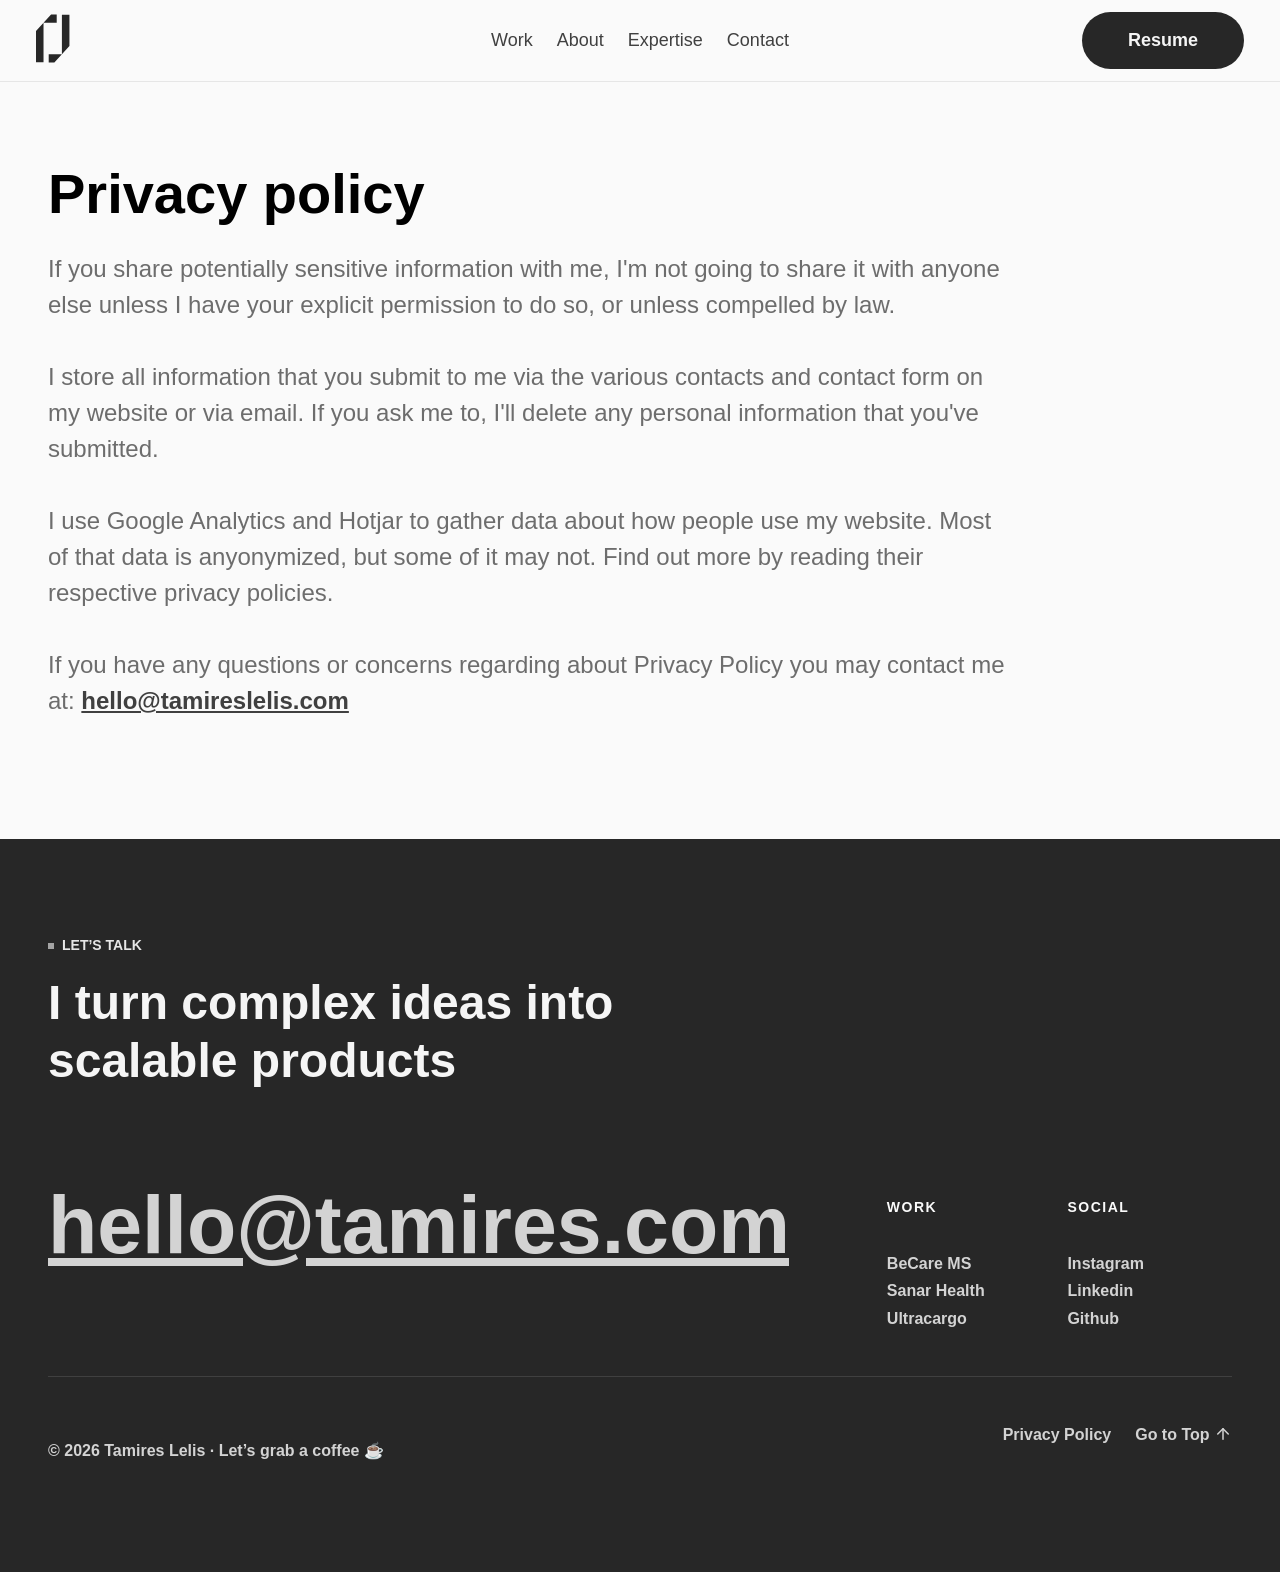
<file: privacy-policy/index.html>
<!DOCTYPE html><html lang="en" data-ws-project="2024a3c9-de1b-4705-a0f1-1e4ac9bfda30" data-ws-version="12263" data-ws-last-published="2026-08-07T14:14:39.377Z"><head><link rel="stylesheet" type="text/css" href="/assets/static/app_generated_index-6937cd5a.Dt0KTjtJ.css"><meta charSet="UTF-8"/><meta name="viewport" content="width=device-width,initial-scale=1"/><script async="" src="https://www.googletagmanager.com/gtag/js?id=G-9N3LGXKLC7"></script><link rel="icon" href="/assets/favicon_C1VJaB9edSC7Lx5D-Efdn.jpg"/><link rel="preload" href="/assets/PublicSans-VariableFont_wght__WmxQh0krgZkZtrQz8np7.woff2" as="font" crossorigin="anonymous"/><link rel="preload" href="/assets/PublicSans-Italic-VariableFont_wght_SHDHebvBRM4_2MmjcpM2M.woff2" as="font" crossorigin="anonymous"/><meta property="og:url" content="https://url/privacy-policy"/><meta property="og:title" content="Privacy Policy"/><meta property="og:type" content="website"/><meta property="og:site_name" content="Tamires Lelis - Senior Product Designer"/><meta name="robots" content="noindex, nofollow"/><meta name="description" content="If you share potentially sensitive information with me, I&#x27;m not going to share it with anyone else unless I have your explicit permission to do so, or unless compelled by law.
"/><meta property="og:description" content="If you share potentially sensitive information with me, I&#x27;m not going to share it with anyone else unless I have your explicit permission to do so, or unless compelled by law.
"/><meta property="twitter:card" content="summary_large_image"/><title>Privacy Policy</title><script type="application/ld+json">{
  "@context": "https://schema.org",
  "@type": "WebSite",
  "name": "Tamires Lelis - Senior Product Designer"
}</script><script>
    (function(h,o,t,j,a,r){
        h.hj=h.hj||function(){(h.hj.q=h.hj.q||[]).push(arguments)};
        h._hjSettings={hjid:1814254,hjsv:6};
        a=o.getElementsByTagName('head')[0];
        r=o.createElement('script');r.async=1;
        r.src=t+h._hjSettings.hjid+j+h._hjSettings.hjsv;
        a.appendChild(r);
    })(window,document,'https://static.hotjar.com/c/hotjar-','.js?sv=');
</script>

<!-- --><script>
  window.dataLayer = window.dataLayer || [];
  function gtag(){dataLayer.push(arguments);}
  gtag('js', new Date());

  gtag('config', 'G-9N3LGXKLC7');
</script>

<script defer="" src="https://cloud.umami.is/script.js" data-website-id="294d0398-e9ac-4da5-ad3d-c6da9135fd61"></script></head><body class="w-element"><div class="w-box"><div style="display:contents"><div style="display:contents"><div class="w-html-embed"><script src="https://cdn.jsdelivr.net/npm/gsap@3.15/dist/gsap.min.js"></script></div><div class="w-html-embed"><script>

// Seleciona todos os itens de projeto
const projectItems = document.querySelectorAll('.project-item');

projectItems.forEach(item => {
  // Busca a capa específica dentro deste item
  const cover = item.querySelector('.project-cover');

  // Animação ao entrar com o mouse
  item.addEventListener('mouseenter', () => {
    gsap.to(cover, {
      scale: 1.1,
      duration: 0.4,
      ease: "power2.out"
    });
  });

  // Animação ao sair com o mouse
  item.addEventListener('mouseleave', () => {
    gsap.to(cover, {
      scale: 1,
      duration: 0.4,
      ease: "power2.inOut"
    });
  });
});
  
</script></div><div class="w-html-embed"><script>

document.addEventListener("DOMContentLoaded", () => {
  gsap.to(".carousel-track", {
    xPercent: -50,
    duration: 20,
    ease: "none",
    repeat: -1
  });
});
  
</script></div></div></div><div style="display:contents"><div style="display:contents"><div id="nav" class="w-element ch55yya c11hjarc c1805do9 c1rdyaei cv0lb1s c13yf6z4 cu43980 caioxpx c1nu309r c1mavl5z cof5w6e c6mgpa4 cejlbbv c1n136cq c187xq1c c1kt2ixw c1nbp78v"><div class="w-element c1nv02y7 cv0lb1s c13yf6z4 c72p2gh"><div class="w-element c4ndwm5 c1o95vl3 ck9r4ya c113r1lq cjpvkad c1kekzsc c140dqt9 c4bwbls"><div class="w-element cof5w6e c6mgpa4 cqtg744 c1sh2v30"><div class="w-element cla5yuw c151g8o8"><a class="w-link" href="/"><svg width="34" height="49" viewBox="0 0 34 49" fill="none" xmlns="http://www.w3.org/2000/svg" class="w-element c1sngbkj"><g clip-path="url(#clip0_11601_2407)" class="w-element"><path d="M15.0606 0.5L0 16.9807V48.353H7.52239V8.84009H20.7187V0.5H15.0606Z" fill="currentColor" class="w-element"></path><path d="M18.369 48.4995L33.4302 32.0188V0.646484H25.9066V40.1587H12.7109V48.4995H18.369Z" fill="currentColor" class="w-element"></path></g><defs class="w-element"><clipPath id="clip0_11601_2407" class="w-element"><rect width="34" height="49" fill="white" class="w-element"></rect></clipPath></defs></svg></a></div><div class="w-element cof5w6e c6mgpa4 c1nd21hm czzhg60 c1e26j3i c1oitktr"><a class="w-element cropdey cmbui4f czefk0t ce91zps c1rq0d4s c156co1r c18l6b0o c14xdy04 c17i5tz9 c14l5qny c12vxs2k c1sh2v30 cvshfff cny3zie ci7a6wa ct0yka2" href="/#work">Work</a><a class="w-element cropdey cmbui4f czefk0t ce91zps c1rq0d4s c156co1r c18l6b0o c14xdy04 c17i5tz9 c14l5qny c12vxs2k c1sh2v30 cvshfff cny3zie ci7a6wa ct0yka2" href="/#about">About</a><a class="w-element cropdey cmbui4f czefk0t ce91zps c1rq0d4s c156co1r c18l6b0o c14xdy04 c17i5tz9 c14l5qny c12vxs2k c1sh2v30 cvshfff cny3zie ci7a6wa ct0yka2" href="/#services">Expertise</a><a class="w-element cropdey cmbui4f czefk0t ce91zps c1rq0d4s c156co1r c18l6b0o c14xdy04 c17i5tz9 c14l5qny c12vxs2k c1sh2v30 cvshfff cny3zie ci7a6wa ct0yka2" href="#footer">Contact</a></div><div class="w-element cof5w6e c6mgpa4 crl2npy"><a href="https://docs.google.com/document/d/1yIbxWqA8iR-l9QNqxXW3XpSUFMVdLAwFm6T9cc1JzbA/edit?usp=sharing" data-umami-event="resume" target="_blank" class="w-element ccsy7xc c126wj6q c9zkcd czplipl c1yabzl1 csohm68 cpv6jm9 cto8pp c1233eak c19n7psi cropdey cmbui4f c19agdix ce91zps c12vxs2k c156co1r c18l6b0o c14xdy04 c17i5tz9 c14l5qny cla5yuw c1q0mmy0 c16z8nc9 c1oitktr">Resume</a><div class="w-element c1ie5aao cw7ohbn c76r6xf c1qn6qv1 c4ndwm5 c1o95vl3 coorlo5 cov27qk c13scpy ci582kr c1gwmzil c1b4pb9e c1lhlg0w c30bnat c1gv4z5f c10eeqw2 c1txoun6 cspl6b2 cadj9b2 c1emz4tb nav-button"><div class="w-element c1ykj7hc c1kyt7oc c1oapgf1 menu-icon--top"></div><div class="w-element c1ykj7hc c1kyt7oc c1oapgf1 menu-icon--mid"></div><div class="w-element c1ykj7hc c1kyt7oc c1oapgf1 menu-icon--bot"></div></div></div></div><div class="w-element c6mgpa4 crl2npy c2ofohy c14kn2ys c1emz4tb c11chtzl cbo80qi c1sh2v30 c1o95vl3 cr7tlrj c1lhciso c1pq7k1a c11hjarc c1y3z0yv c1rdyaei nav-menu"><a class="w-element cropdey cmbui4f czefk0t ce91zps c1rq0d4s c156co1r c18l6b0o c14xdy04 c17i5tz9 c14l5qny c12vxs2k c1sh2v30 cvshfff cny3zie ci7a6wa" href="/#work">Work</a><a class="w-element cropdey cmbui4f czefk0t ce91zps c1rq0d4s c156co1r c18l6b0o c14xdy04 c17i5tz9 c14l5qny c12vxs2k c1sh2v30 cvshfff cny3zie ci7a6wa" href="/#about">About</a><a class="w-element cropdey cmbui4f czefk0t ce91zps c1rq0d4s c156co1r c18l6b0o c14xdy04 c17i5tz9 c14l5qny c12vxs2k c1sh2v30 cvshfff cny3zie ci7a6wa" href="/#contact">Contact</a></div></div></div></div></div></div><main class="w-box"><div id="hero" class="w-element ct52unj cgt90ys ca6gv1s c1wb05ox cyd0cqc co3kb0v c1a96kp7"><div class="w-element cof5w6e cfnird cv0lb1s c13yf6z4 c12gst9e c72p2gh c17lgyl1 c1smnc6y c17m4mik c108wrh8"><div class="w-element cof5w6e cfnird c14wvgdg c1nd21hm c1pw3gk5 cshr7pv"><h1 class="w-element c1bpulfp c19agdix c1b4r1bu c5f6cy7 cdazgi9 c1id7qcd c1q0mmy0 c1sg8oxy cdzuz5l c1gbqwqb cwkjcm3 c1pitkql">Privacy policy</h1><p class="w-element c1xt2iyl c11chtzl cgl4sry cxnqdyk c1sc2wcx">If you share potentially sensitive information with me, I&#x27;m not going to share it with anyone else unless I have your explicit permission to do so, or unless compelled by law.<br/><br/>I store all information that you submit to me via the various contacts and contact form on my website or via email. If you ask me to, I&#x27;ll delete any personal information that you&#x27;ve submitted.<br/><br/>I use Google Analytics and Hotjar to gather data about how people use my website. Most of that data is anyonymized, but some of it may not. Find out more by reading their respective privacy policies.<br/><br/>If you have any questions or concerns regarding about Privacy Policy you may contact me at: <a href="mailto:hello@tamireslelis.com" class="w-element c1rq0d4s c156co1r c18l6b0o c14xdy04 c17i5tz9 c14l5qny c1rejbhk"><b class="w-element">hello@tamireslelis.com</b></a><br/></p></div></div></div></main><div style="display:contents"><div style="display:contents"><a href="https://docs.google.com/document/d/1yIbxWqA8iR-l9QNqxXW3XpSUFMVdLAwFm6T9cc1JzbA/edit?usp=sharing" data-umami-event="resume" target="_blank" class="w-element ccsy7xc c126wj6q c9zkcd czplipl c1yabzl1 csohm68 cpv6jm9 cto8pp c1233eak c19n7psi cropdey cmbui4f c19agdix ce91zps c1emz4tb c156co1r c18l6b0o c14xdy04 c17i5tz9 c14l5qny cla5yuw c1q0mmy0 c16z8nc9 cjioilx c17m4mik c8jxbob c1oep0kr cuh0tnd c8vga8h c17pbrgg cwh2xnz c18y1yfz">Resume</a><div id="footer" class="w-element ct52unj cgt90ys ca6gv1s c1233eak c1u46ts9 cyd0cqc co3kb0v c1a96kp7"><div class="w-element cof5w6e cfnird cv0lb1s c13yf6z4 c12gst9e c72p2gh c17lgyl1 c1smnc6y c17m4mik c108wrh8"><div class="w-element cof5w6e cfnird ca1teru c88z9fr c12rxci2 c14wvgdg c1nd21hm"><p class="w-element cof5w6e c6mgpa4 c1nd21hm cyqmh81 ceejf0k c15lg6lk criiiqu c19agdix c1ynb3vu c11ziyyh cdazgi9 c5f6cy7"><div class="w-element cueyjc6 c6i9dft c1shimgp"></div><span class="w-element">Let’s talk</span></p><h2 class="w-element c19fsvcg c1b4r1bu c19agdix c5f6cy7 cdazgi9 c19n7psi c1id7qcd c1i1631q c3trwqa c1ha3ohj">I turn complex ideas into scalable products</h2></div><div class="w-element cczhj6d c1wkft6e cpvntxv c14z7asw c14kn2ys c2ofohy ca6gv1s c5bp6ej c14wvgdg c1nd21hm cwlcotc cf22lq cpny08g c13as5oz c89lx15"><div class="w-element c1gsu131 c1nd21hm cof5w6e c1s2otju c1rn4qj c1esetaq c1kcb1sg "><div class="w-element cof5w6e c6mgpa4 c1nd21hm c15enq9a c1nw8h38 c1sh2v30 dynamic-container"><a href="mailto:hello@tamireslelis.com" target="_blank" class="w-element c6mgpa4 c1nd21hm c4xluno c156co1r c18l6b0o c14xdy04 c17i5tz9 c14l5qny ccstbx2 covvr98 c1qchpas c19agdix c1kaattp cgfdkim dynamic-text">hello@tamires.com</a></div></div><div class="w-element cof5w6e cfnird c14wvgdg c1nd21hm cy4rjp5 c1mx0bv6 c1s2otju codc48q c15z9ssy cy2n950 ck4k5jk ckcpkws"><p class="w-element c1xvjddi c1ynb3vu cp5ms69 criiiqu c19p6unp">Work</p><div class="w-element cof5w6e c14wvgdg c1nd21hm cfnird cyqmh81 ceejf0k"><a class="w-element c1qp93bc ce91zps c156co1r c18l6b0o c14xdy04 c17i5tz9 c14l5qny c4xluno c19agdix cjy68nb c1yemr3k c1kaattp" href="/works/becare">BeCare MS</a><a class="w-element c1qp93bc ce91zps c156co1r c18l6b0o c14xdy04 c17i5tz9 c14l5qny c4xluno c19agdix cjy68nb c1yemr3k c1kaattp" href="/works/sanar">Sanar Health</a><a class="w-element c1qp93bc ce91zps c156co1r c18l6b0o c14xdy04 c17i5tz9 c14l5qny c4xluno c19agdix cjy68nb c1yemr3k c1kaattp" href="/works/ultracargo">Ultracargo</a></div></div><div class="w-element cof5w6e cfnird c14wvgdg c1nd21hm cy4rjp5 c1y6vnuz c1rn4qj c15z9ssy cy2n950 c1mx0bv6 ck4k5jk ckcpkws"><p class="w-element c1xvjddi c1ynb3vu cp5ms69 criiiqu c19p6unp">Social</p><div class="w-element cof5w6e c14wvgdg c1nd21hm cfnird cyqmh81 ceejf0k"><a href="https://www.instagram.com/tamiresslelis" target="_blank" class="w-element c1qp93bc ce91zps c156co1r c18l6b0o c14xdy04 c17i5tz9 c14l5qny c4xluno c19agdix c12vxs2k cjy68nb c1yemr3k c1kaattp">Instagram</a><a href="https://www.linkedin.com/in/tamireslelis/" target="_blank" class="w-element c1qp93bc ce91zps c156co1r c18l6b0o c14xdy04 c17i5tz9 c14l5qny c4xluno c19agdix cjy68nb c1yemr3k c1kaattp">Linkedin</a><a href="https://github.com/tamiresslelis" target="_blank" class="w-element c1qp93bc ce91zps c156co1r c18l6b0o c14xdy04 c17i5tz9 c14l5qny c4xluno c19agdix cjy68nb c1yemr3k c1kaattp">Github</a></div></div></div><div class="w-element cof5w6e c1xp6ni7 cpvntxv c14z7asw cqgpgi8 ct3kpq6 cqtg744 czs9kn6 c1aehz4h ca1b57q c1ouhok3 cfzkjxm c1o95vl3 ck9r4ya"><div class="w-element cof5w6e cfnird c14wvgdg c1nd21hm cdl6nhs cy4rjp5"><p class="w-element c4xluno c1qp93bc c19agdix">© 2026 Tamires Lelis · Let’s grab a coffee ☕  </p></div><div class="w-element cof5w6e c1febqwh c14wvgdg c1nd21hm cdl6nhs cy4rjp5 cxawxml c7ksjn2 c1fujhx7 c1hnq4fw cvsl260"><a target="_self" aria-current="page" class="w-element c1qp93bc ce91zps c156co1r c18l6b0o c14xdy04 c17i5tz9 c14l5qny c4xluno c19agdix c12vxs2k cjy68nb c1yemr3k c1kaattp active" href="/privacy-policy">Privacy Policy</a><a class="w-element c1qp93bc ce91zps c156co1r c18l6b0o c14xdy04 c17i5tz9 c14l5qny c4xluno c19agdix cof5w6e c6mgpa4 c1nd21hm cjy68nb c1yemr3k c1kaattp" href="#hero"><span class="w-element">Go to Top </span><svg xmlns="http://www.w3.org/2000/svg" width="24" height="24" viewBox="0 0 24 24" fill="none" stroke="currentColor" stroke-width="2" stroke-linecap="round" stroke-linejoin="round" class="w-element c1h2tnmh cd7b24f lucide lucide-arrow-up-icon lucide-arrow-up"><path d="m5 12 7-7 7 7" class="w-element"></path><path d="M12 19V5" class="w-element"></path></svg></a></div></div></div></div></div></div></div><script id="vike_pageContext" type="application/json">{"_urlRewrite":null,"pageId":"/pages/privacy-policy","routeParams":{},"data":{"url":"https://url/privacy-policy","system":{"params":{},"search":{},"origin":"https://url","pathname":"/privacy-policy"},"resources":{},"pageMeta":{"title":"Privacy Policy","description":"If you share potentially sensitive information with me, I'm not going to share it with anyone else unless I have your explicit permission to do so, or unless compelled by law.\n","excludePageFromSearch":true,"language":"","socialImageAssetName":"!undefined","socialImageUrl":"","status":"!undefined","redirect":"","content":"!undefined","custom":[]}}}</script><script id="vike_globalContext" type="application/json">{}</script><script src="/assets/entries/entry-server-routing.CXyN8fp6.js" type="module" async></script><link rel="modulepreload" href="/assets/entries/pages_privacy-policy.DGmvDlVT.js" as="script" type="text/javascript"><link rel="modulepreload" href="/assets/chunks/chunk-BOcDHK1K.js" as="script" type="text/javascript"><link rel="modulepreload" href="/assets/chunks/chunk-IST9oq5d.js" as="script" type="text/javascript"><link rel="modulepreload" href="/assets/chunks/chunk-B5fMpomd.js" as="script" type="text/javascript"><link rel="modulepreload" href="/assets/chunks/chunk-ckwbz45p.js" as="script" type="text/javascript"></body></html>
</file>
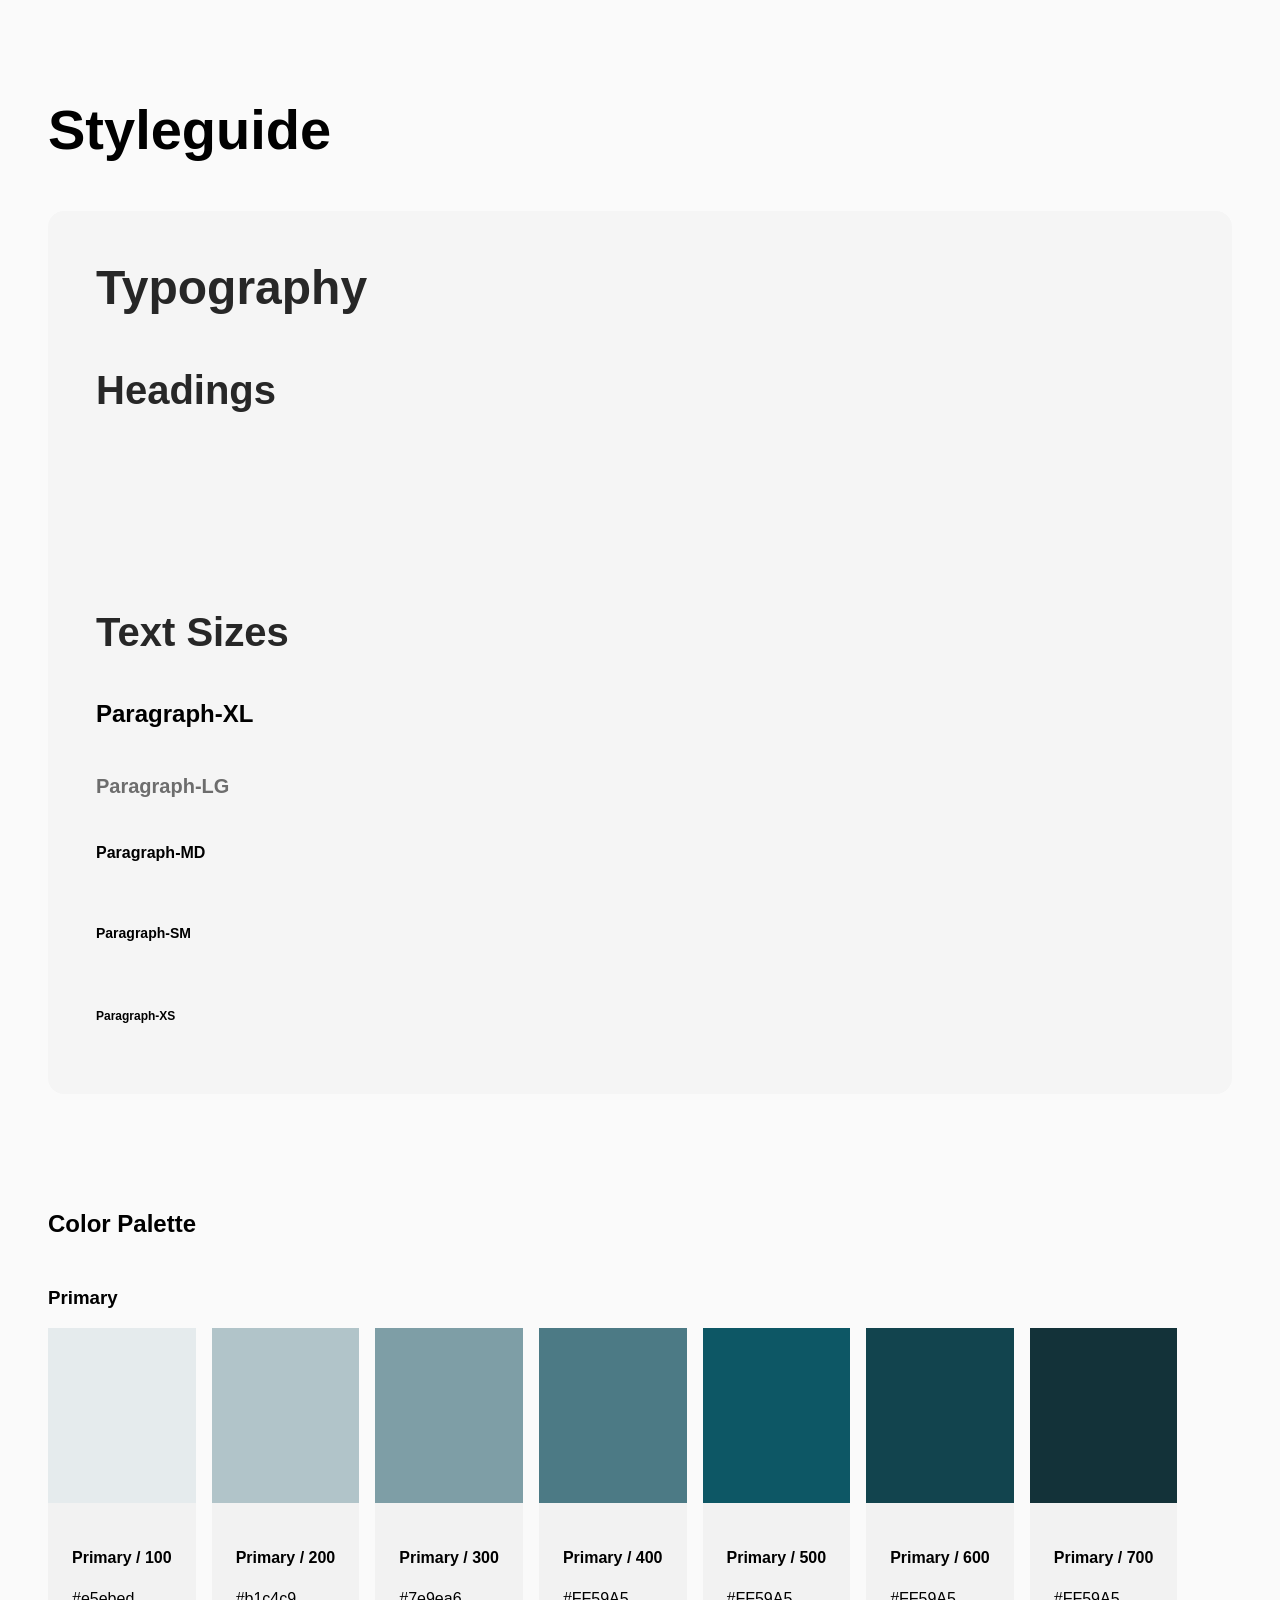
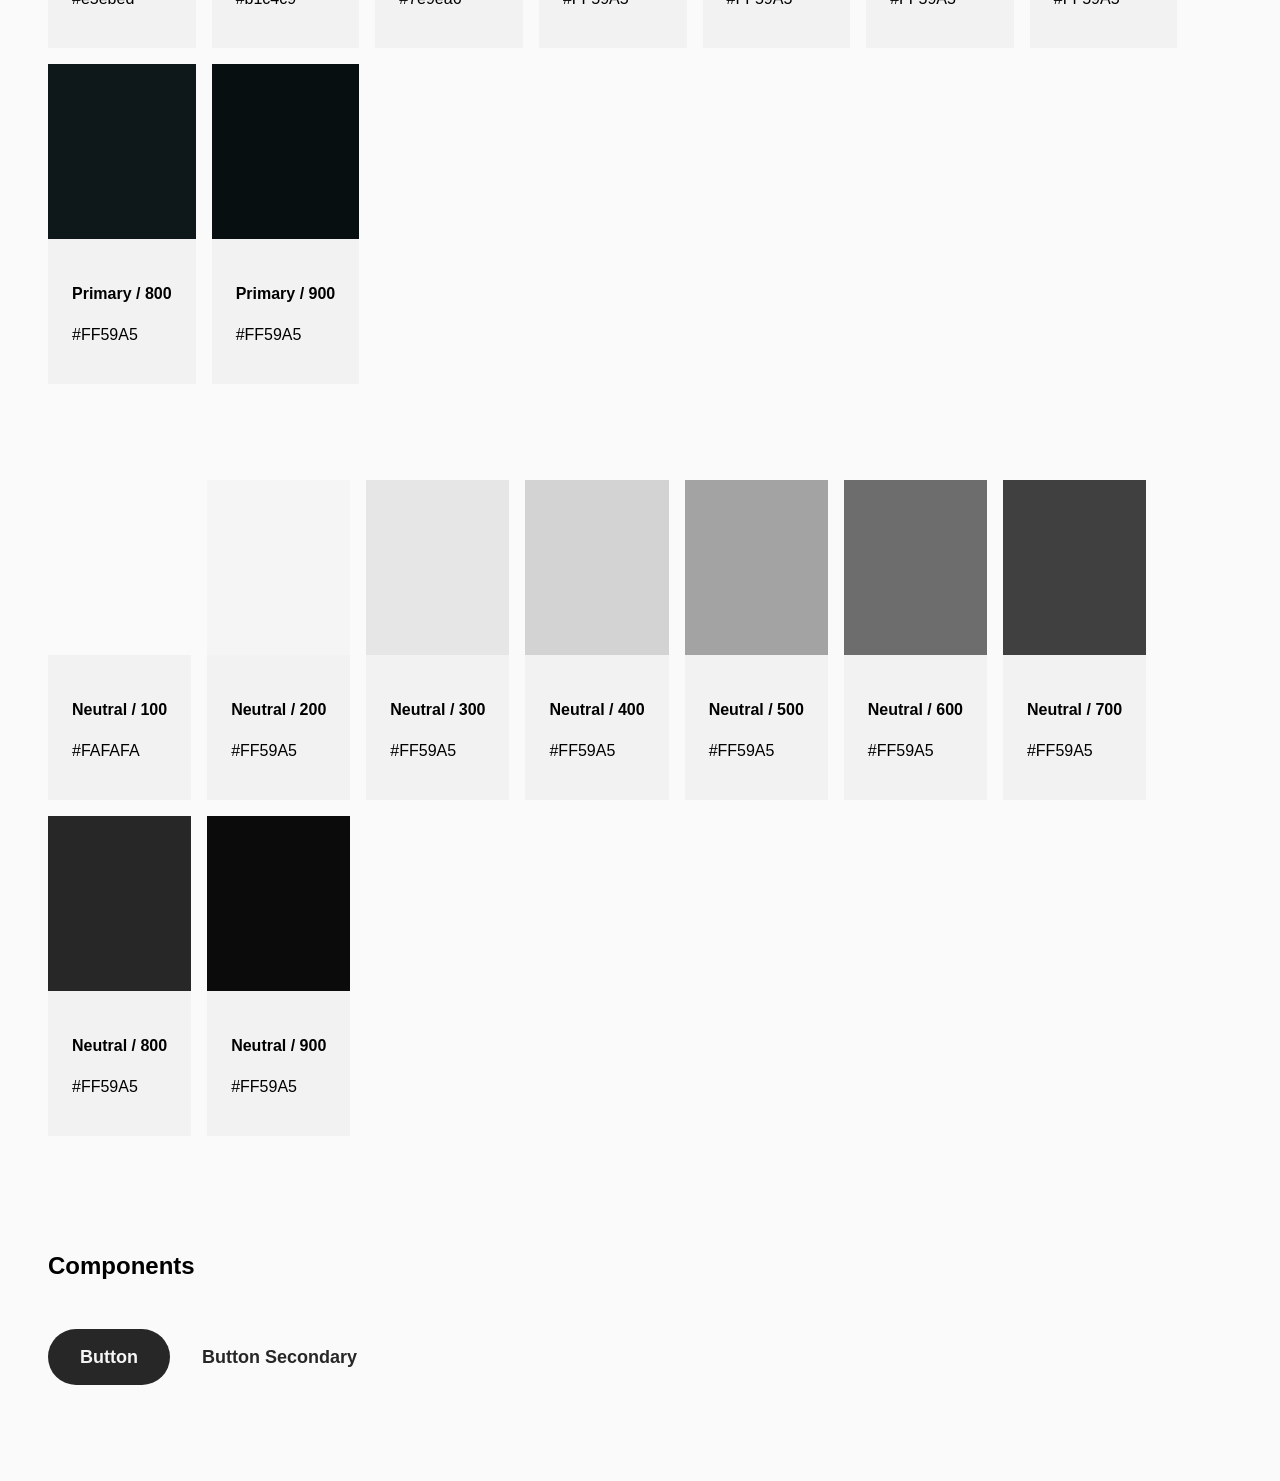
<file: styleguide/index.html>
<!DOCTYPE html><html lang="en" data-ws-project="2024a3c9-de1b-4705-a0f1-1e4ac9bfda30" data-ws-version="12263" data-ws-last-published="2026-08-07T14:14:39.377Z"><head><link rel="stylesheet" type="text/css" href="/assets/static/app_generated_index-6937cd5a.Dt0KTjtJ.css"><meta charSet="UTF-8"/><meta name="viewport" content="width=device-width,initial-scale=1"/><script async="" src="https://www.googletagmanager.com/gtag/js?id=G-9N3LGXKLC7"></script><link rel="icon" href="/assets/favicon_C1VJaB9edSC7Lx5D-Efdn.jpg"/><link rel="preload" href="/assets/PublicSans-VariableFont_wght__WmxQh0krgZkZtrQz8np7.woff2" as="font" crossorigin="anonymous"/><link rel="preload" href="/assets/PublicSans-Italic-VariableFont_wght_SHDHebvBRM4_2MmjcpM2M.woff2" as="font" crossorigin="anonymous"/><meta property="og:url" content="https://url/styleguide"/><meta property="og:title" content="Untitled"/><meta property="og:type" content="website"/><meta property="og:site_name" content="Tamires Lelis - Senior Product Designer"/><meta name="robots" content="noindex, nofollow"/><meta property="twitter:card" content="summary_large_image"/><title>Untitled</title><script type="application/ld+json">{
  "@context": "https://schema.org",
  "@type": "WebSite",
  "name": "Tamires Lelis - Senior Product Designer"
}</script><script>
    (function(h,o,t,j,a,r){
        h.hj=h.hj||function(){(h.hj.q=h.hj.q||[]).push(arguments)};
        h._hjSettings={hjid:1814254,hjsv:6};
        a=o.getElementsByTagName('head')[0];
        r=o.createElement('script');r.async=1;
        r.src=t+h._hjSettings.hjid+j+h._hjSettings.hjsv;
        a.appendChild(r);
    })(window,document,'https://static.hotjar.com/c/hotjar-','.js?sv=');
</script>

<!-- --><script>
  window.dataLayer = window.dataLayer || [];
  function gtag(){dataLayer.push(arguments);}
  gtag('js', new Date());

  gtag('config', 'G-9N3LGXKLC7');
</script>

<script defer="" src="https://cloud.umami.is/script.js" data-website-id="294d0398-e9ac-4da5-ad3d-c6da9135fd61"></script></head><body class="w-element"><div class="w-element c1xl5cpf cue1hlm"><div class="w-element cof5w6e cfnird cv0lb1s c13yf6z4 c12gst9e c72p2gh c17lgyl1 c1smnc6y c17m4mik c108wrh8"><h1 class="w-element c1bpulfp c19agdix c1b4r1bu c5f6cy7 cdazgi9 c1sg8oxy cdzuz5l c1gbqwqb cwkjcm3 c1pitkql">Styleguide</h1><div class="w-element ce5khyi c1xdxal5 cbyacly c1ypz9m8 caw91jg c1htvq41 cof5w6e cfnird ccnor97"><h2 class="w-element c19fsvcg c1b4r1bu c19agdix c5f6cy7 cdazgi9 c1sngbkj c1i1631q c3trwqa c1ha3ohj">Typography</h2><div class="w-element"><h3 class="w-element c1wib10k c1y992ex c19agdix ce5khyi cdazgi9 c1sngbkj c1s35otl c1hbpany">Headings</h3><div class="w-element c1kqvin9 c12hbv4e c14z7asw c1e26j3i czzhg60 cof5w6e cfnird c1xt2iyl c11chtzl"><h1 class="w-element c1bpulfp c19agdix c1b4r1bu c5f6cy7 cdazgi9 c1sg8oxy cdzuz5l c1gbqwqb cwkjcm3 c1pitkql"></h1><h2 class="w-element c19fsvcg c1b4r1bu c19agdix c5f6cy7 cdazgi9 c1sngbkj c1i1631q c3trwqa c1ha3ohj"></h2><h3 class="w-element c1wib10k c1y992ex c19agdix c5f6cy7 cdazgi9 c1sngbkj c1s35otl c1hbpany"></h3><h4 class="w-element cew3r13 c1y992ex c5f6cy7 cdazgi9 c19agdix"></h4><h5 class="w-element cxnqdyk ctydwhd c5f6cy7 cdazgi9 c19agdix c1rq0d4s cc0893y"></h5><h6 class="w-element c46bvhq c141eqkq c5f6cy7 cdazgi9 c19agdix"></h6></div></div><div class="w-element"><h3 class="w-element c1wib10k c1y992ex c19agdix ce5khyi cdazgi9 c1sngbkj c1s35otl c1hbpany">Text Sizes</h3><div class="w-element c1kqvin9 c12hbv4e c14z7asw c1e26j3i czzhg60 cof5w6e cfnird c1xt2iyl"><h1 class="w-element cxnqdyk c141eqkq">Paragraph-XL</h1><h2 class="w-element c46bvhq c11ziyyh c11chtzl c5f6cy7 cdazgi9">Paragraph-LG</h2><h3 class="w-element c1qp93bc c11ziyyh">Paragraph-MD</h3><h4 class="w-element c1ynb3vu c11ziyyh">Paragraph-SM</h4><h5 class="w-element c1asdb8s c19hhsvz">Paragraph-XS</h5></div></div></div><div class="w-element c1xl5cpf"><h2 class="w-element">Color Palette</h2><div class="w-element ce5khyi"><h3 class="w-element">Primary</h3><div class="w-element cof5w6e c1kqvin9 cpvntxv c14z7asw cqgpgi8 ct3kpq6 cqa1lst"><div class="w-element cof5w6e c1lngdjc c1nd21hm c1y9l11z c1xihszl"><div class="w-element caioxpx c3amhtj c1xsjeiw"><h4 class="w-element">Primary / 100</h4><p class="w-element">#e5ebed</p></div></div><div class="w-element cof5w6e c1lngdjc c1nd21hm cupmhi1 c1xihszl"><div class="w-element caioxpx c3amhtj c1xsjeiw"><h4 class="w-element">Primary / 200</h4><p class="w-element">#b1c4c9</p></div></div><div class="w-element cof5w6e c1lngdjc c1nd21hm c1gmbykz c1xihszl"><div class="w-element caioxpx c3amhtj c1xsjeiw"><h4 class="w-element">Primary / 300</h4><p class="w-element">#7e9ea6</p></div></div><div class="w-element cof5w6e c1lngdjc c1nd21hm c19jgbpj c1xihszl"><div class="w-element caioxpx c3amhtj c1xsjeiw"><h4 class="w-element">Primary / 400</h4><p class="w-element">#FF59A5</p></div></div><div class="w-element cof5w6e c1lngdjc c1nd21hm cqu3qkc c1xihszl"><div class="w-element caioxpx c3amhtj c1xsjeiw"><h4 class="w-element">Primary / 500</h4><p class="w-element">#FF59A5</p></div></div><div class="w-element cof5w6e c1lngdjc c1nd21hm c1iripi9 c1xihszl"><div class="w-element caioxpx c3amhtj c1xsjeiw"><h4 class="w-element">Primary / 600</h4><p class="w-element">#FF59A5</p></div></div><div class="w-element cof5w6e c1lngdjc c1nd21hm czqe0j c1xihszl"><div class="w-element caioxpx c3amhtj c1xsjeiw"><h4 class="w-element">Primary / 700</h4><p class="w-element">#FF59A5</p></div></div><div class="w-element cof5w6e c1lngdjc c1nd21hm czwl348 c1xihszl"><div class="w-element caioxpx c3amhtj c1xsjeiw"><h4 class="w-element">Primary / 800</h4><p class="w-element">#FF59A5</p></div></div><div class="w-element cof5w6e c1lngdjc c1nd21hm caeascg c1xihszl"><div class="w-element caioxpx c3amhtj c1xsjeiw"><h4 class="w-element">Primary / 900</h4><p class="w-element">#FF59A5</p></div></div></div><div class="w-element cof5w6e c1kebb7x cpvntxv c14z7asw cqgpgi8 ct3kpq6 c19nfqsl cqa1lst"><div class="w-element cof5w6e c1lngdjc c1nd21hm c1mavl5z c1xihszl"><div class="w-element caioxpx c3amhtj c1xsjeiw"><h4 class="w-element">Neutral / 100</h4><p class="w-element">#FAFAFA</p></div></div><div class="w-element cof5w6e c1lngdjc c1nd21hm c1xdxal5 c1xihszl"><div class="w-element caioxpx c3amhtj c1xsjeiw"><h4 class="w-element">Neutral / 200</h4><p class="w-element">#FF59A5</p></div></div><div class="w-element cof5w6e c1lngdjc c1nd21hm c13039if c1xihszl"><div class="w-element caioxpx c3amhtj c1xsjeiw"><h4 class="w-element">Neutral / 300</h4><p class="w-element">#FF59A5</p></div></div><div class="w-element cof5w6e c1lngdjc c1nd21hm ckz2dng c1xihszl"><div class="w-element caioxpx c3amhtj c1xsjeiw"><h4 class="w-element">Neutral / 400</h4><p class="w-element">#FF59A5</p></div></div><div class="w-element cof5w6e c1lngdjc c1nd21hm c1shimgp c1xihszl"><div class="w-element caioxpx c3amhtj c1xsjeiw"><h4 class="w-element">Neutral / 500</h4><p class="w-element">#FF59A5</p></div></div><div class="w-element cof5w6e c1lngdjc c1nd21hm cqhox6j c1xihszl"><div class="w-element caioxpx c3amhtj c1xsjeiw"><h4 class="w-element">Neutral / 600</h4><p class="w-element">#FF59A5</p></div></div><div class="w-element cof5w6e c1lngdjc c1nd21hm cmjo43 c1xihszl"><div class="w-element caioxpx c3amhtj c1xsjeiw"><h4 class="w-element">Neutral / 700</h4><p class="w-element">#FF59A5</p></div></div><div class="w-element cof5w6e c1lngdjc c1nd21hm c1233eak c1xihszl"><div class="w-element caioxpx c3amhtj c1xsjeiw"><h4 class="w-element">Neutral / 800</h4><p class="w-element">#FF59A5</p></div></div><div class="w-element cof5w6e c1lngdjc c1nd21hm c17ehk4d c1xihszl"><div class="w-element caioxpx c3amhtj c1xsjeiw"><h4 class="w-element">Neutral / 900</h4><p class="w-element">#FF59A5</p></div></div></div></div></div><div class="w-element c1xl5cpf"><h2 class="w-element">Components</h2><div class="w-element ce5khyi"><a class="w-element ccsy7xc c126wj6q c9zkcd czplipl c1yabzl1 csohm68 cpv6jm9 cto8pp c1233eak c19n7psi cropdey cmbui4f c19agdix ce91zps c12vxs2k" href="#">Button</a><a class="w-element ccsy7xc c126wj6q c9zkcd czplipl c1yabzl1 csohm68 cpv6jm9 cto8pp c124opgg c1sngbkj cropdey cmbui4f c19agdix ce91zps c12vxs2k" href="#">Button Secondary</a></div></div></div></div><script id="vike_pageContext" type="application/json">{"_urlRewrite":null,"pageId":"/pages/styleguide","routeParams":{},"data":{"url":"https://url/styleguide","system":{"params":{},"search":{},"origin":"https://url","pathname":"/styleguide"},"resources":{},"pageMeta":{"title":"Untitled","description":"","excludePageFromSearch":true,"language":"","socialImageAssetName":"!undefined","socialImageUrl":"","status":"!undefined","redirect":"","content":"!undefined","custom":[]}}}</script><script id="vike_globalContext" type="application/json">{}</script><script src="/assets/entries/entry-server-routing.CXyN8fp6.js" type="module" async></script><link rel="modulepreload" href="/assets/entries/pages_styleguide.0ZmISOR8.js" as="script" type="text/javascript"><link rel="modulepreload" href="/assets/chunks/chunk-BOcDHK1K.js" as="script" type="text/javascript"><link rel="modulepreload" href="/assets/chunks/chunk-ckwbz45p.js" as="script" type="text/javascript"></body></html>
</file>
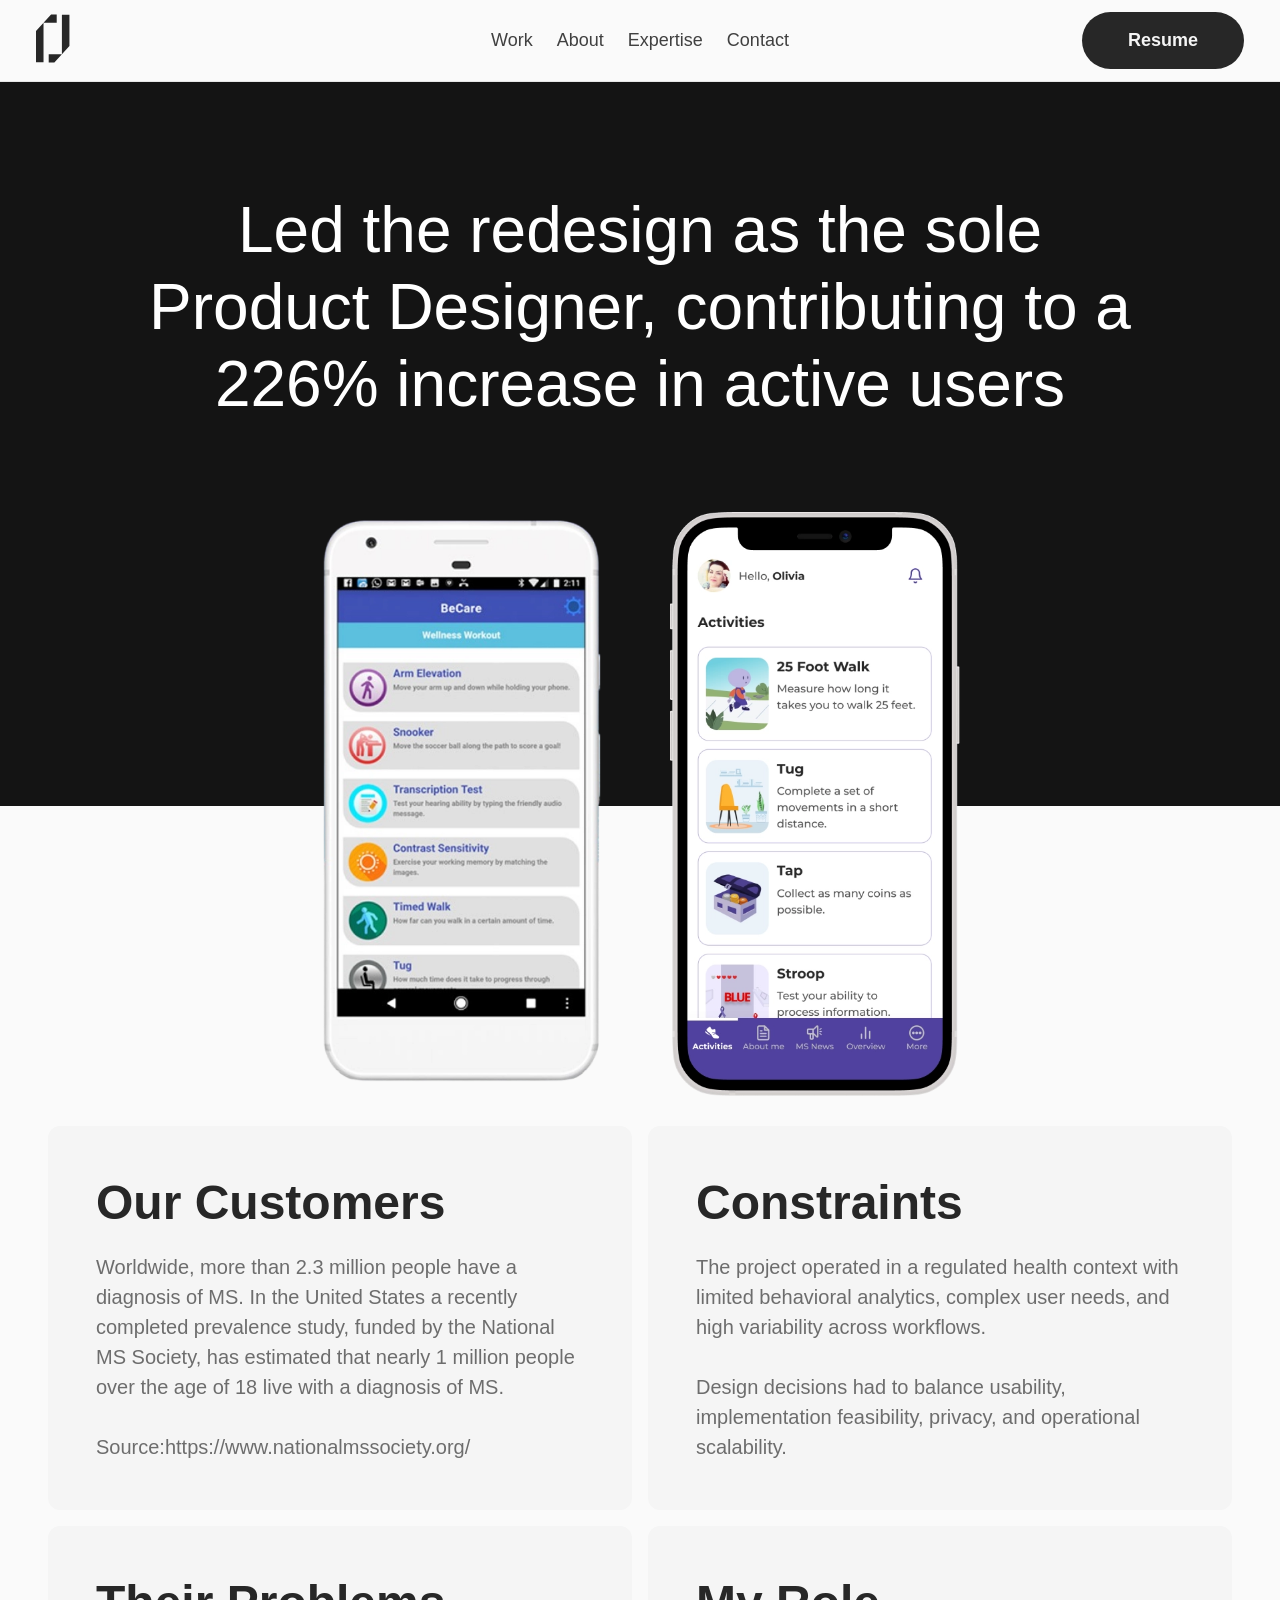
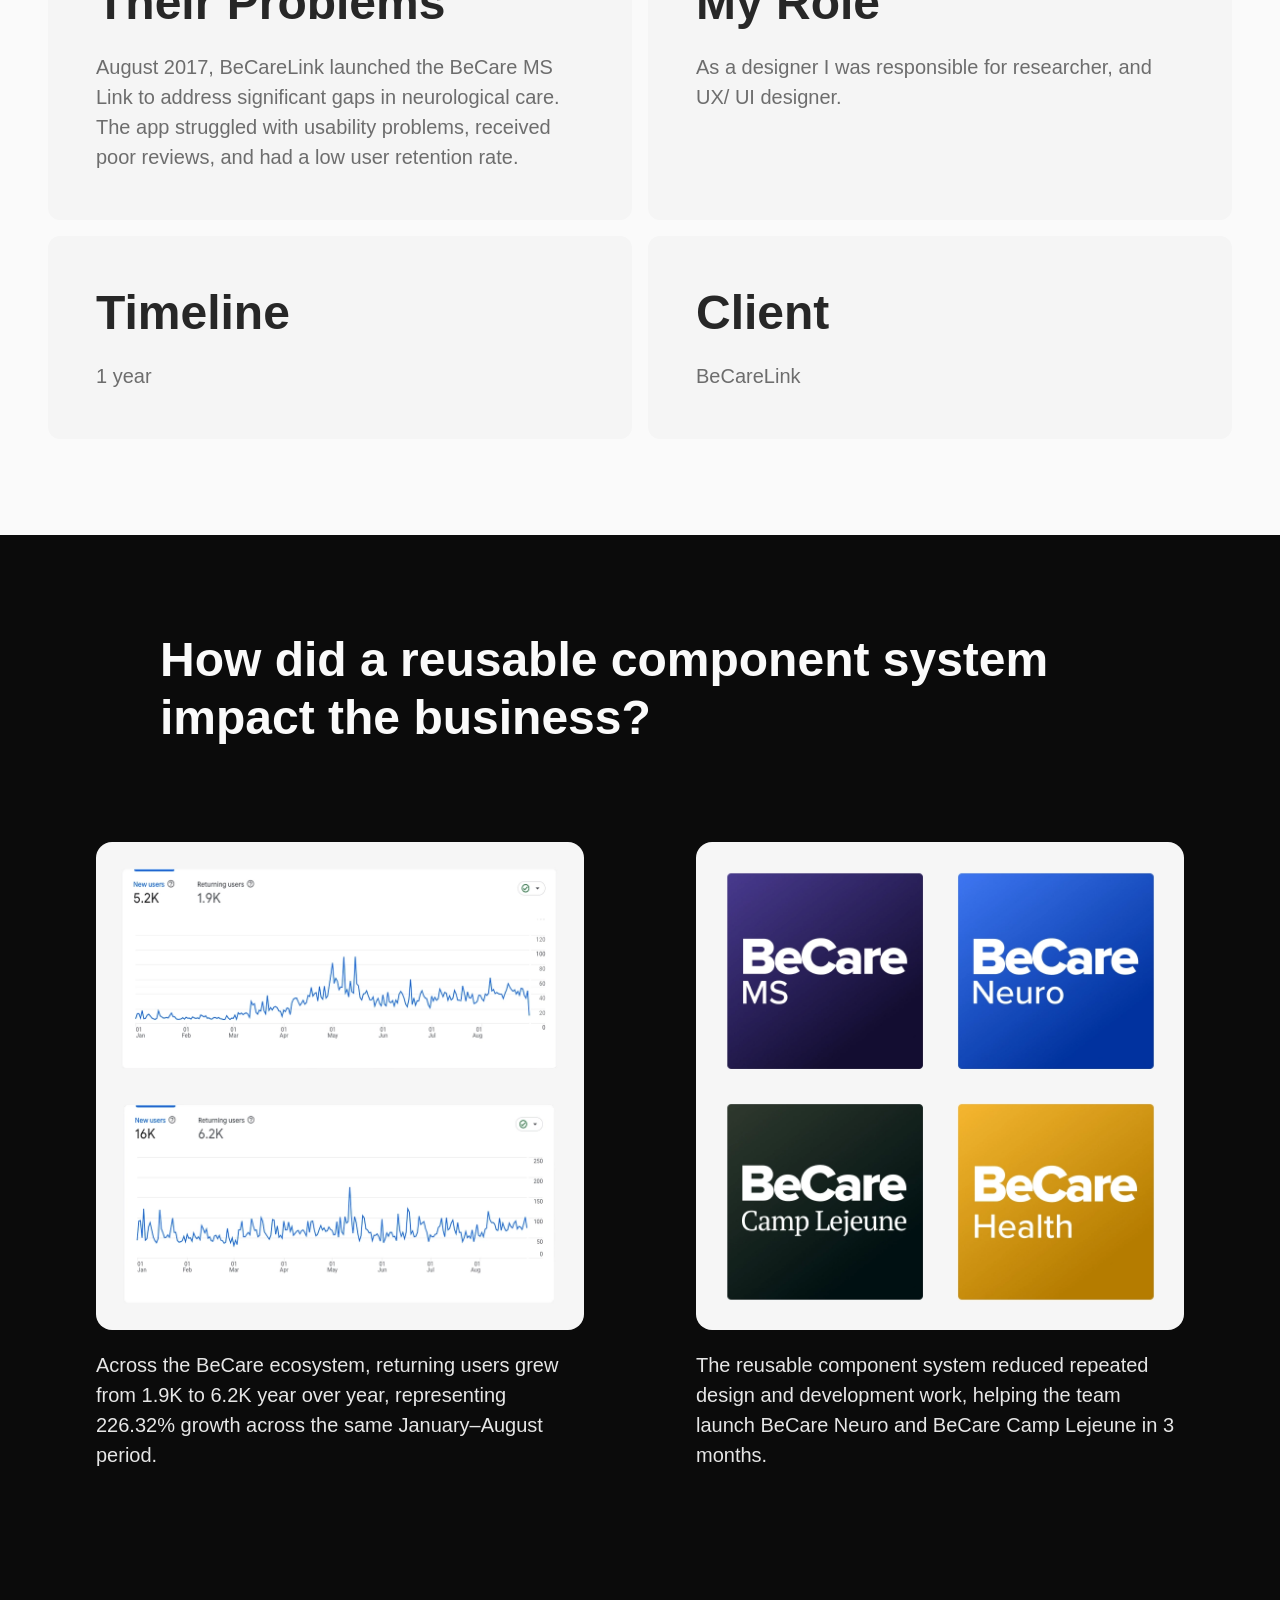
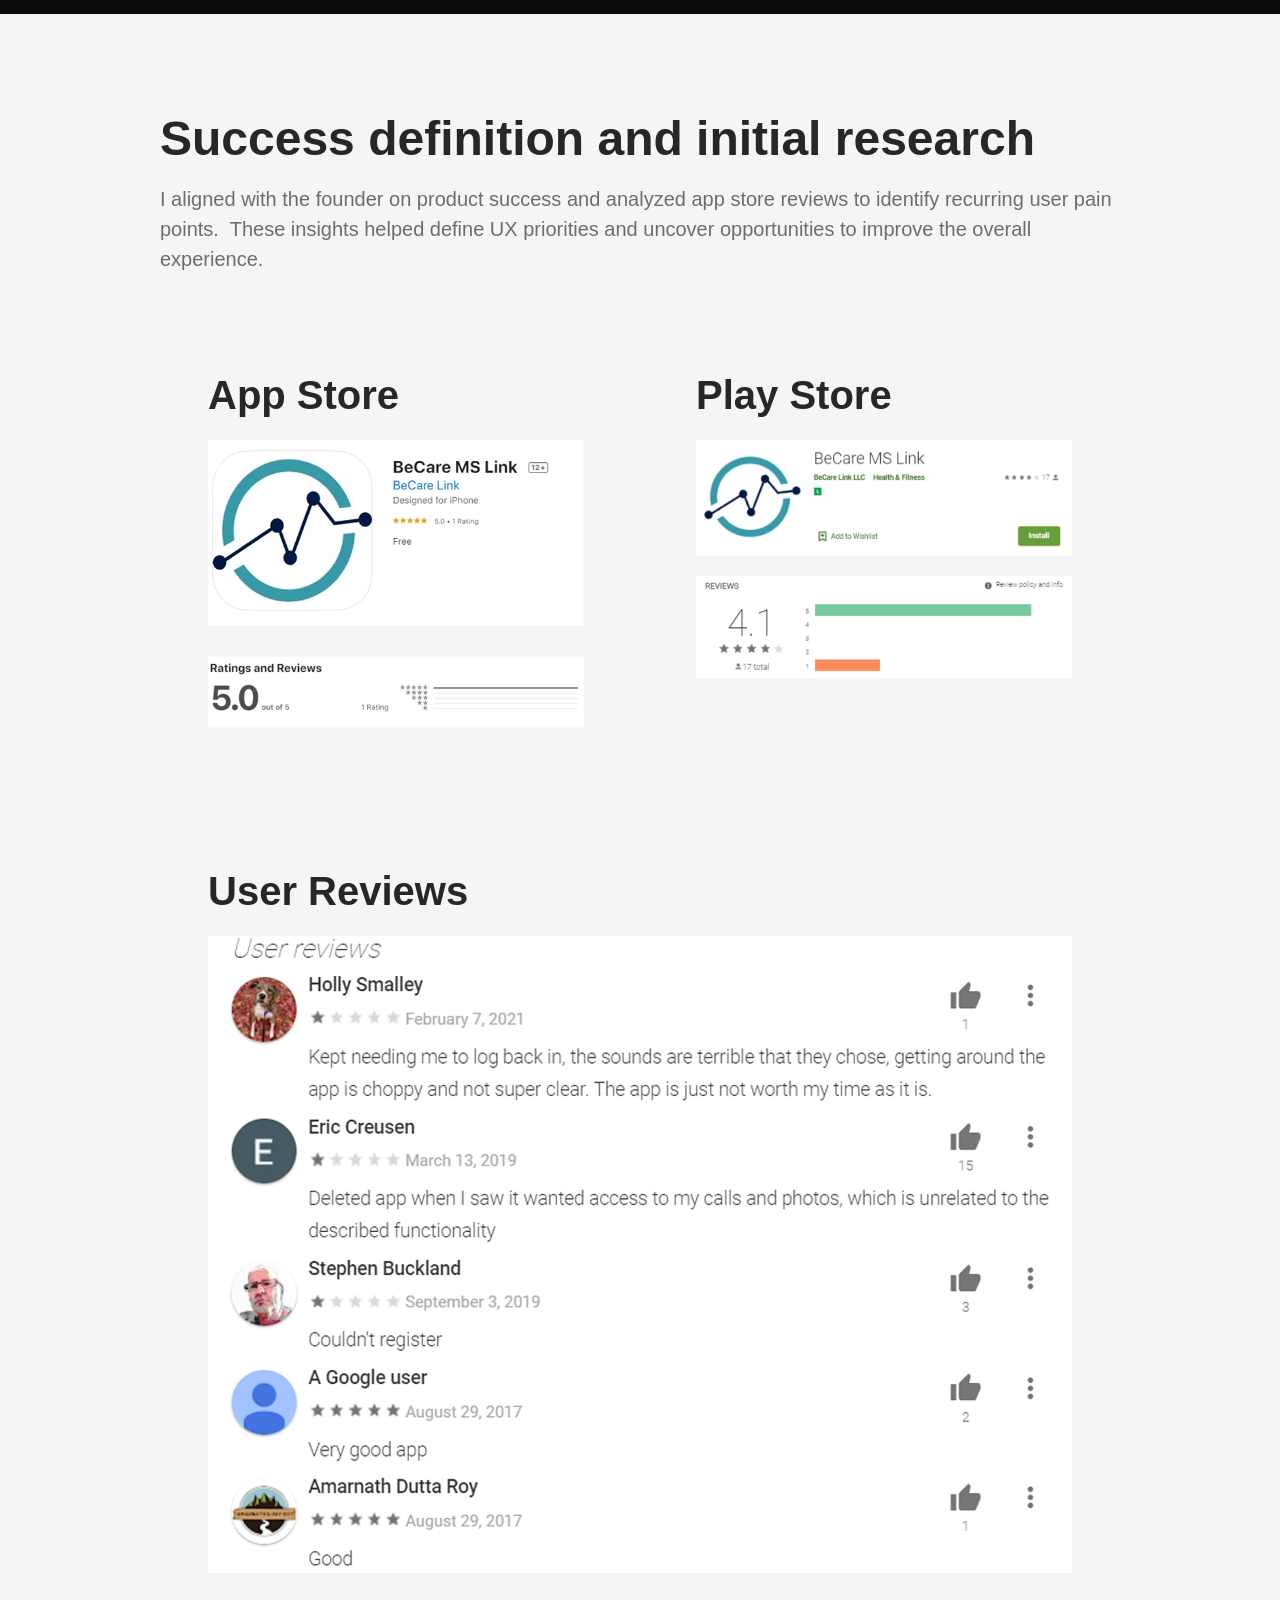
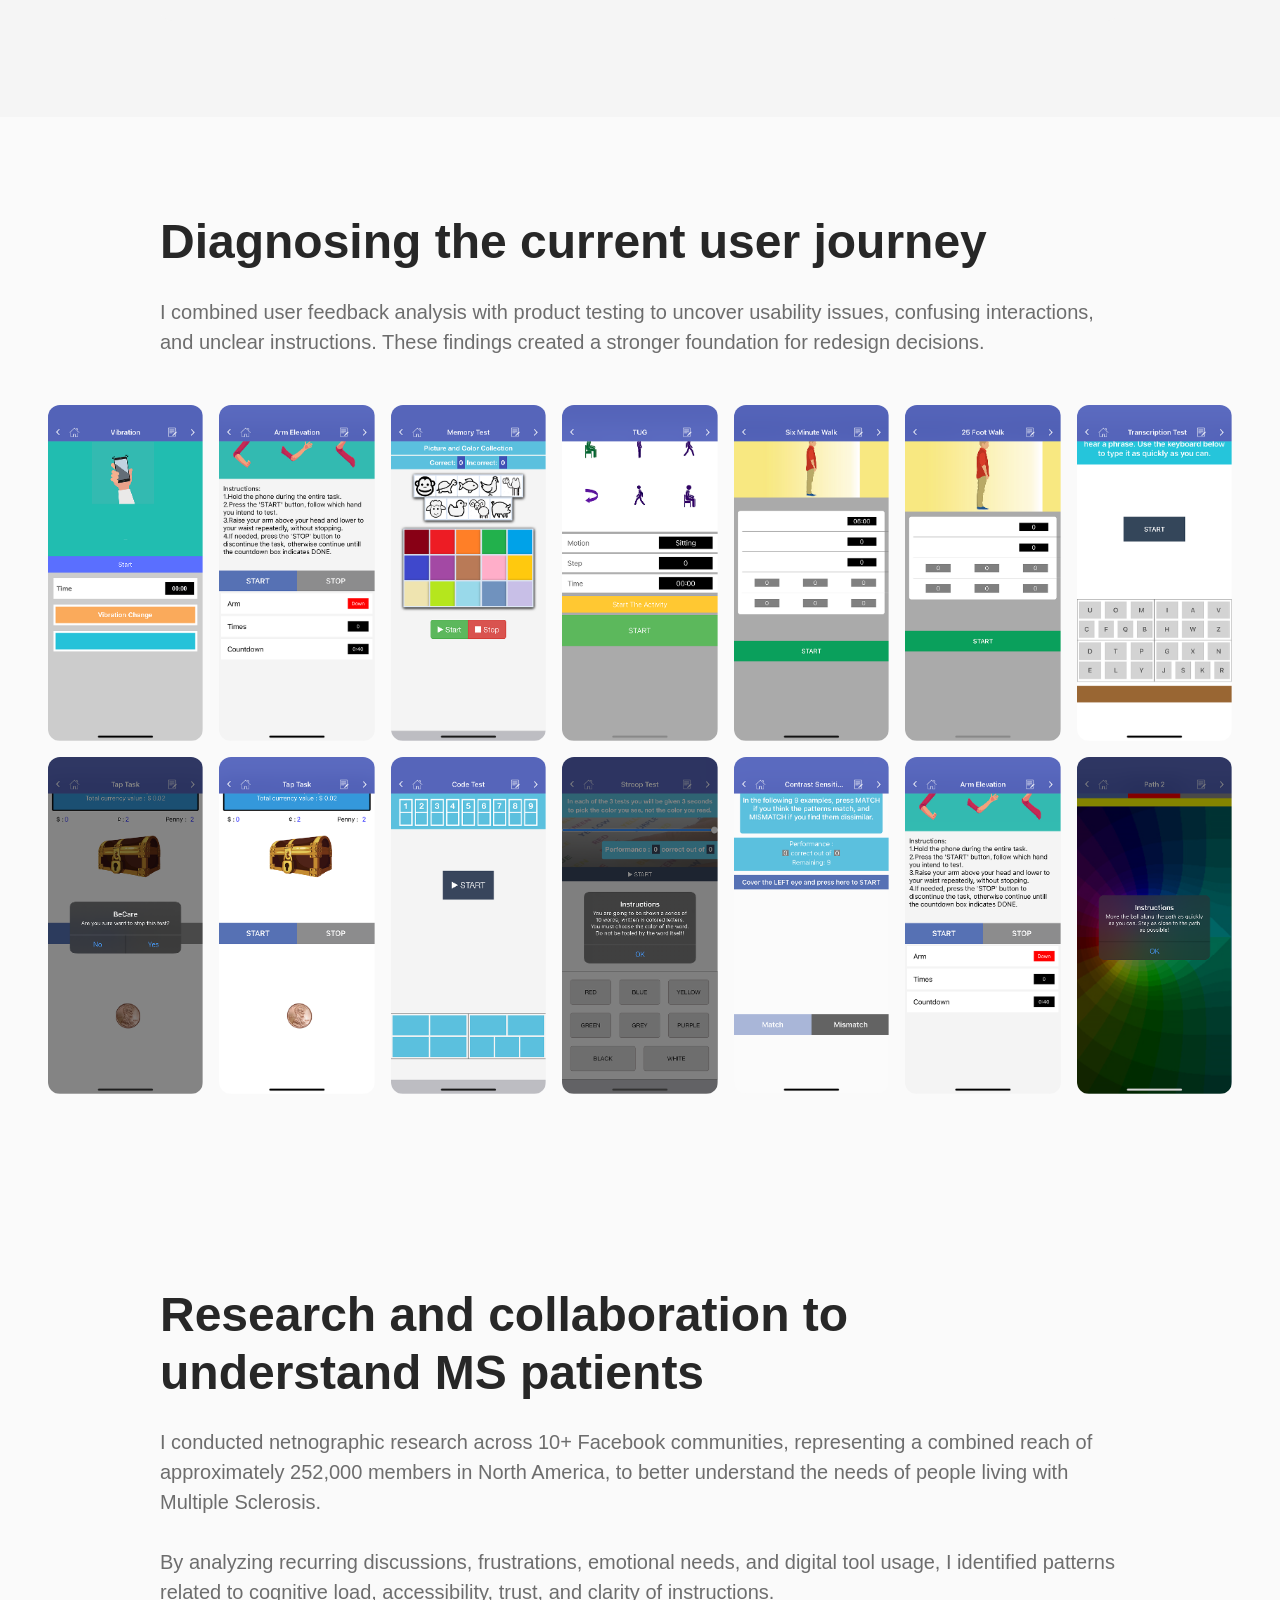
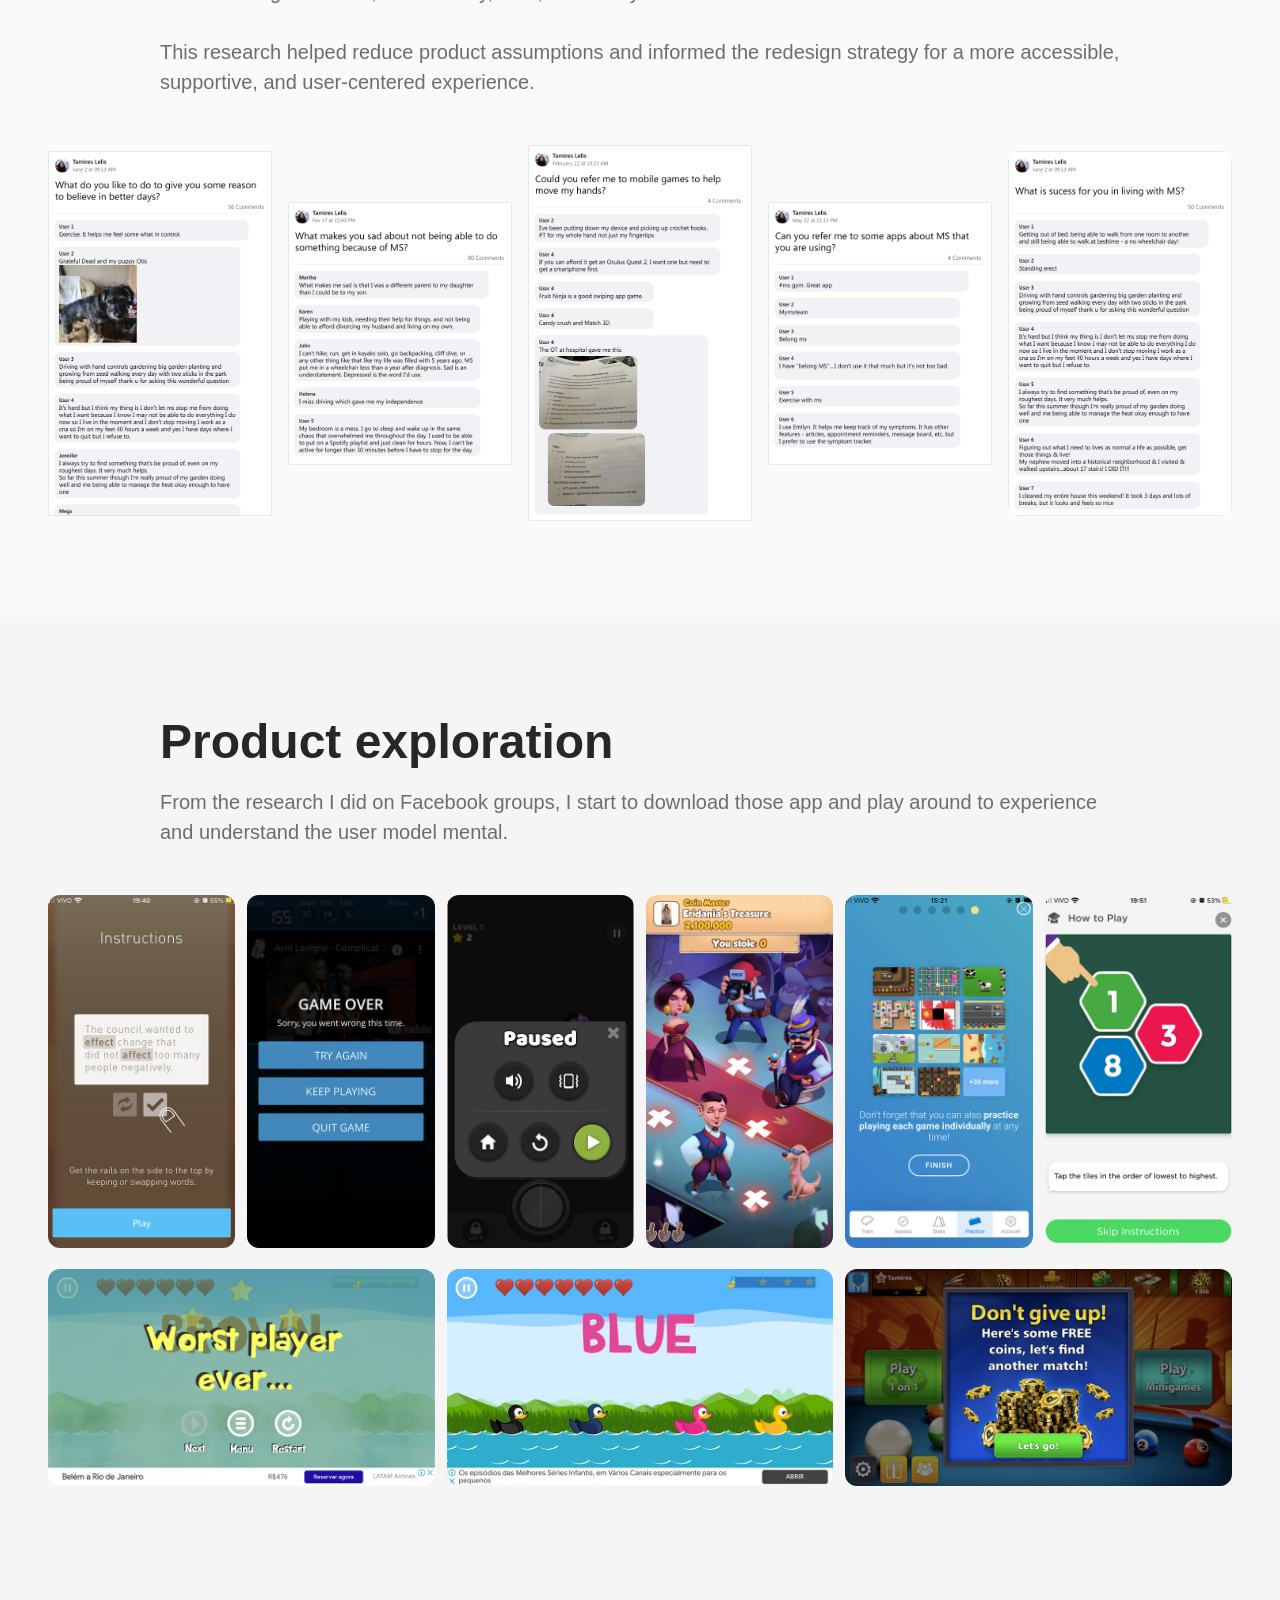
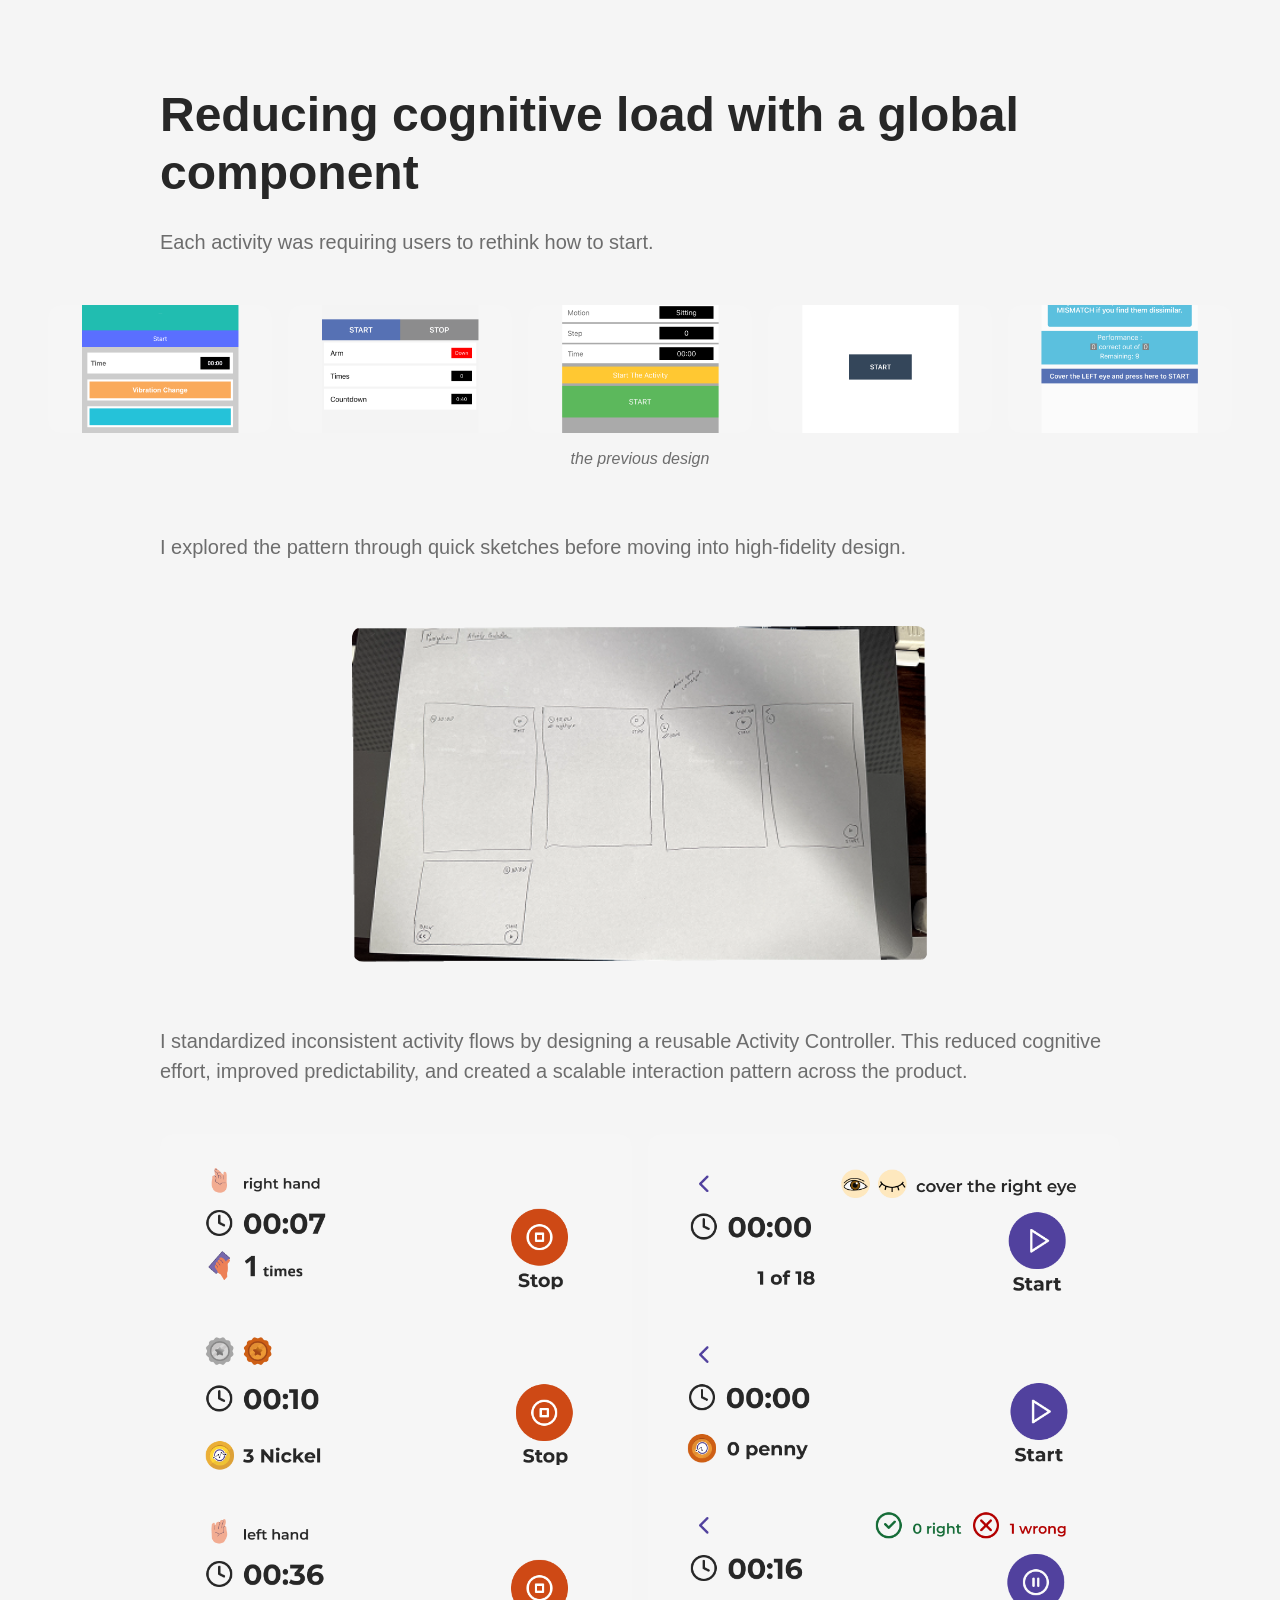
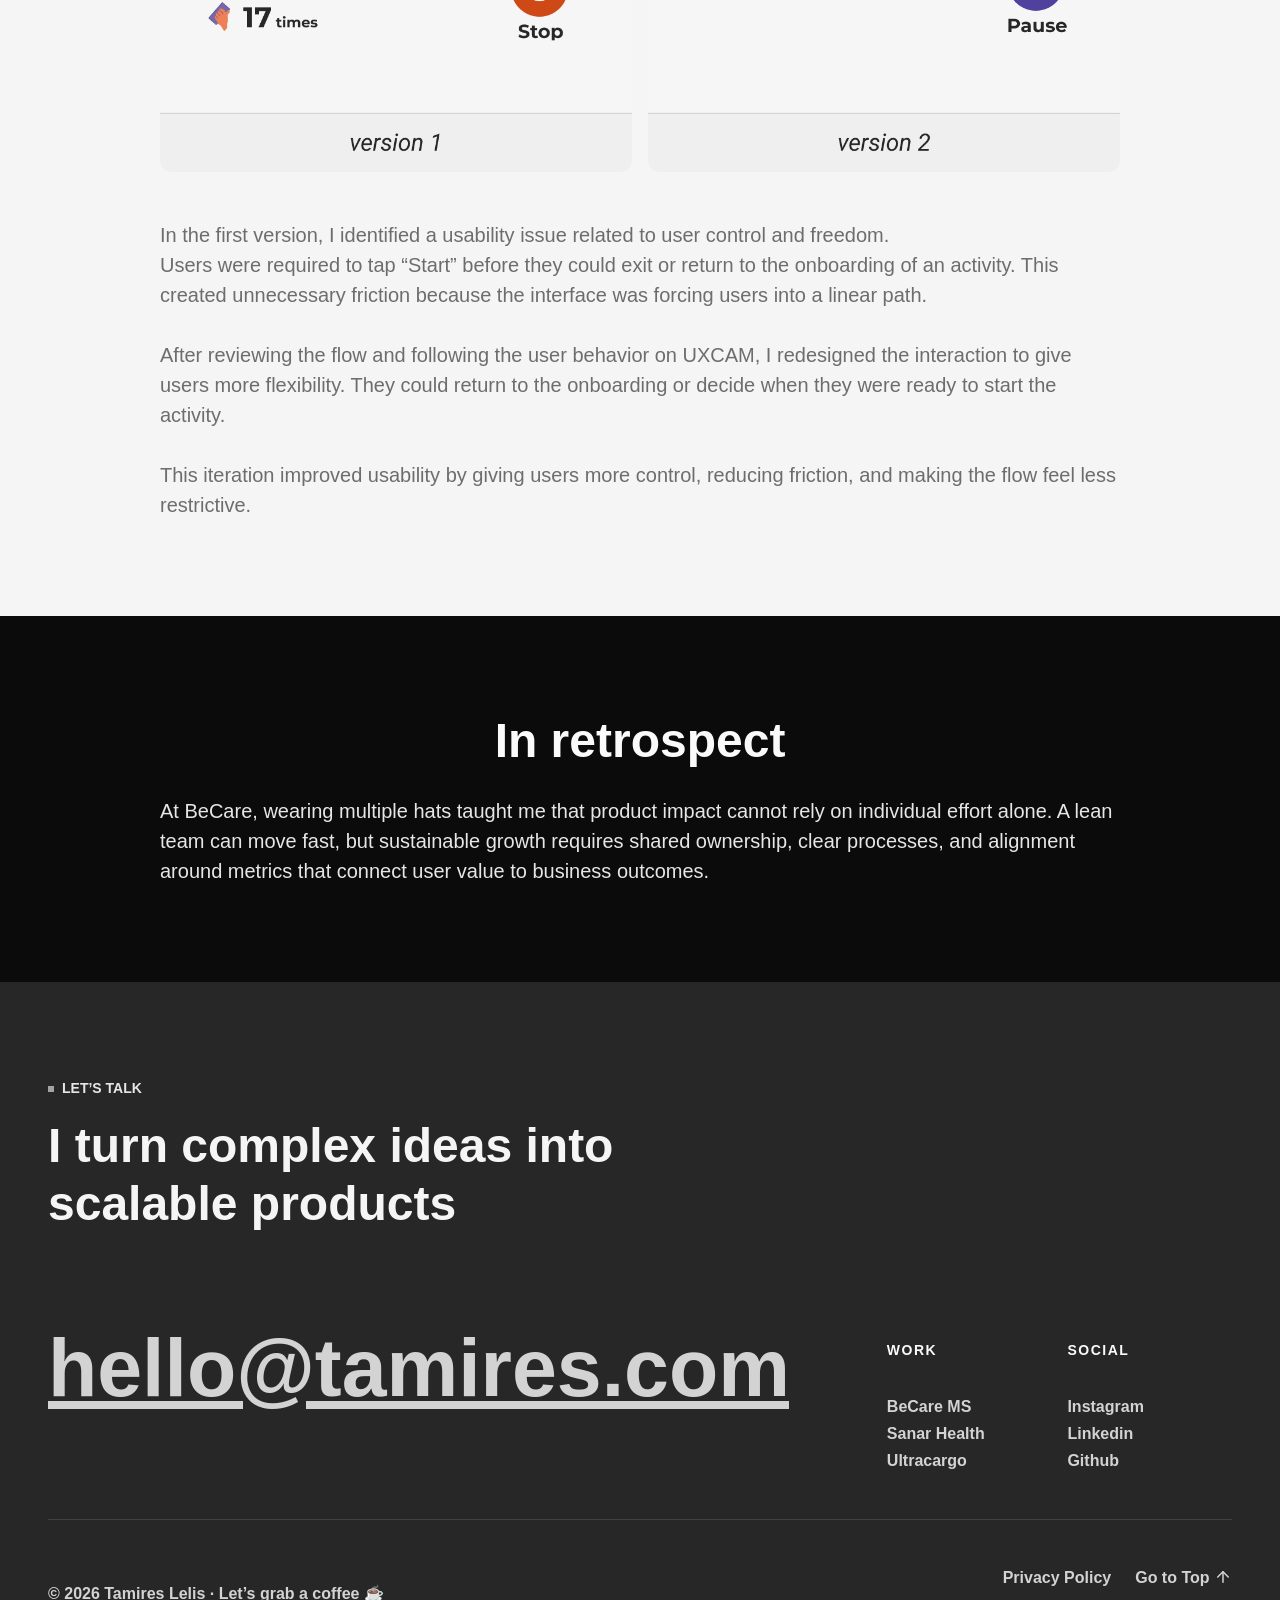
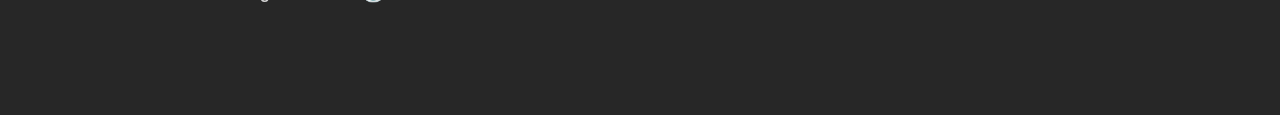
<file: works/becare/index.html>
<!DOCTYPE html><html lang="en" data-ws-project="2024a3c9-de1b-4705-a0f1-1e4ac9bfda30" data-ws-version="12263" data-ws-last-published="2026-08-07T14:14:39.377Z"><head><link rel="stylesheet" type="text/css" href="/assets/static/app_generated_index-6937cd5a.Dt0KTjtJ.css"><meta charSet="UTF-8"/><meta name="viewport" content="width=device-width,initial-scale=1"/><script async="" src="https://www.googletagmanager.com/gtag/js?id=G-9N3LGXKLC7"></script><link rel="icon" href="/assets/favicon_C1VJaB9edSC7Lx5D-Efdn.jpg"/><link rel="preload" href="/assets/PublicSans-VariableFont_wght__WmxQh0krgZkZtrQz8np7.woff2" as="font" crossorigin="anonymous"/><link rel="preload" href="/assets/PublicSans-Italic-VariableFont_wght_SHDHebvBRM4_2MmjcpM2M.woff2" as="font" crossorigin="anonymous"/><meta property="og:url" content="https://url/works/becare"/><meta property="og:title" content="BeCare"/><meta property="og:type" content="website"/><meta property="og:site_name" content="Tamires Lelis - Senior Product Designer"/><meta name="robots" content="noindex, nofollow"/><meta name="description" content="Structuring clarity within a safety-critical legacy port operations system"/><meta property="og:description" content="Structuring clarity within a safety-critical legacy port operations system"/><meta property="twitter:card" content="summary_large_image"/><title>BeCare</title><script type="application/ld+json">{
  "@context": "https://schema.org",
  "@type": "WebSite",
  "name": "Tamires Lelis - Senior Product Designer"
}</script><script>
    (function(h,o,t,j,a,r){
        h.hj=h.hj||function(){(h.hj.q=h.hj.q||[]).push(arguments)};
        h._hjSettings={hjid:1814254,hjsv:6};
        a=o.getElementsByTagName('head')[0];
        r=o.createElement('script');r.async=1;
        r.src=t+h._hjSettings.hjid+j+h._hjSettings.hjsv;
        a.appendChild(r);
    })(window,document,'https://static.hotjar.com/c/hotjar-','.js?sv=');
</script>

<!-- --><script>
  window.dataLayer = window.dataLayer || [];
  function gtag(){dataLayer.push(arguments);}
  gtag('js', new Date());

  gtag('config', 'G-9N3LGXKLC7');
</script>

<script defer="" src="https://cloud.umami.is/script.js" data-website-id="294d0398-e9ac-4da5-ad3d-c6da9135fd61"></script></head><body class="w-element"><div class="w-box ct52unj"><div style="display:contents"><div style="display:contents"><div class="w-html-embed"><script src="https://cdn.jsdelivr.net/npm/gsap@3.15/dist/gsap.min.js"></script></div><div class="w-html-embed"><script>

// Seleciona todos os itens de projeto
const projectItems = document.querySelectorAll('.project-item');

projectItems.forEach(item => {
  // Busca a capa específica dentro deste item
  const cover = item.querySelector('.project-cover');

  // Animação ao entrar com o mouse
  item.addEventListener('mouseenter', () => {
    gsap.to(cover, {
      scale: 1.1,
      duration: 0.4,
      ease: "power2.out"
    });
  });

  // Animação ao sair com o mouse
  item.addEventListener('mouseleave', () => {
    gsap.to(cover, {
      scale: 1,
      duration: 0.4,
      ease: "power2.inOut"
    });
  });
});
  
</script></div><div class="w-html-embed"><script>

document.addEventListener("DOMContentLoaded", () => {
  gsap.to(".carousel-track", {
    xPercent: -50,
    duration: 20,
    ease: "none",
    repeat: -1
  });
});
  
</script></div></div></div><div style="display:contents"><div style="display:contents"><div id="nav" class="w-element ch55yya c11hjarc c1805do9 c1rdyaei cv0lb1s c13yf6z4 cu43980 caioxpx c1nu309r c1mavl5z cof5w6e c6mgpa4 cejlbbv c1n136cq c187xq1c c1kt2ixw c1nbp78v"><div class="w-element c1nv02y7 cv0lb1s c13yf6z4 c72p2gh"><div class="w-element c4ndwm5 c1o95vl3 ck9r4ya c113r1lq cjpvkad c1kekzsc c140dqt9 c4bwbls"><div class="w-element cof5w6e c6mgpa4 cqtg744 c1sh2v30"><div class="w-element cla5yuw c151g8o8"><a class="w-link" href="/"><svg width="34" height="49" viewBox="0 0 34 49" fill="none" xmlns="http://www.w3.org/2000/svg" class="w-element c1sngbkj"><g clip-path="url(#clip0_11601_2407)" class="w-element"><path d="M15.0606 0.5L0 16.9807V48.353H7.52239V8.84009H20.7187V0.5H15.0606Z" fill="currentColor" class="w-element"></path><path d="M18.369 48.4995L33.4302 32.0188V0.646484H25.9066V40.1587H12.7109V48.4995H18.369Z" fill="currentColor" class="w-element"></path></g><defs class="w-element"><clipPath id="clip0_11601_2407" class="w-element"><rect width="34" height="49" fill="white" class="w-element"></rect></clipPath></defs></svg></a></div><div class="w-element cof5w6e c6mgpa4 c1nd21hm czzhg60 c1e26j3i c1oitktr"><a class="w-element cropdey cmbui4f czefk0t ce91zps c1rq0d4s c156co1r c18l6b0o c14xdy04 c17i5tz9 c14l5qny c12vxs2k c1sh2v30 cvshfff cny3zie ci7a6wa ct0yka2" href="/#work">Work</a><a class="w-element cropdey cmbui4f czefk0t ce91zps c1rq0d4s c156co1r c18l6b0o c14xdy04 c17i5tz9 c14l5qny c12vxs2k c1sh2v30 cvshfff cny3zie ci7a6wa ct0yka2" href="/#about">About</a><a class="w-element cropdey cmbui4f czefk0t ce91zps c1rq0d4s c156co1r c18l6b0o c14xdy04 c17i5tz9 c14l5qny c12vxs2k c1sh2v30 cvshfff cny3zie ci7a6wa ct0yka2" href="/#services">Expertise</a><a class="w-element cropdey cmbui4f czefk0t ce91zps c1rq0d4s c156co1r c18l6b0o c14xdy04 c17i5tz9 c14l5qny c12vxs2k c1sh2v30 cvshfff cny3zie ci7a6wa ct0yka2" href="#footer">Contact</a></div><div class="w-element cof5w6e c6mgpa4 crl2npy"><a href="https://docs.google.com/document/d/1yIbxWqA8iR-l9QNqxXW3XpSUFMVdLAwFm6T9cc1JzbA/edit?usp=sharing" data-umami-event="resume" target="_blank" class="w-element ccsy7xc c126wj6q c9zkcd czplipl c1yabzl1 csohm68 cpv6jm9 cto8pp c1233eak c19n7psi cropdey cmbui4f c19agdix ce91zps c12vxs2k c156co1r c18l6b0o c14xdy04 c17i5tz9 c14l5qny cla5yuw c1q0mmy0 c16z8nc9 c1oitktr">Resume</a><div class="w-element c1ie5aao cw7ohbn c76r6xf c1qn6qv1 c4ndwm5 c1o95vl3 coorlo5 cov27qk c13scpy ci582kr c1gwmzil c1b4pb9e c1lhlg0w c30bnat c1gv4z5f c10eeqw2 c1txoun6 cspl6b2 cadj9b2 c1emz4tb nav-button"><div class="w-element c1ykj7hc c1kyt7oc c1oapgf1 menu-icon--top"></div><div class="w-element c1ykj7hc c1kyt7oc c1oapgf1 menu-icon--mid"></div><div class="w-element c1ykj7hc c1kyt7oc c1oapgf1 menu-icon--bot"></div></div></div></div><div class="w-element c6mgpa4 crl2npy c2ofohy c14kn2ys c1emz4tb c11chtzl cbo80qi c1sh2v30 c1o95vl3 cr7tlrj c1lhciso c1pq7k1a c11hjarc c1y3z0yv c1rdyaei nav-menu"><a class="w-element cropdey cmbui4f czefk0t ce91zps c1rq0d4s c156co1r c18l6b0o c14xdy04 c17i5tz9 c14l5qny c12vxs2k c1sh2v30 cvshfff cny3zie ci7a6wa" href="/#work">Work</a><a class="w-element cropdey cmbui4f czefk0t ce91zps c1rq0d4s c156co1r c18l6b0o c14xdy04 c17i5tz9 c14l5qny c12vxs2k c1sh2v30 cvshfff cny3zie ci7a6wa" href="/#about">About</a><a class="w-element cropdey cmbui4f czefk0t ce91zps c1rq0d4s c156co1r c18l6b0o c14xdy04 c17i5tz9 c14l5qny c12vxs2k c1sh2v30 cvshfff cny3zie ci7a6wa" href="/#contact">Contact</a></div></div></div></div></div></div><main class="w-box"><section id="hero" class="w-box c1pq6uty c25y1nw cstacim c1xsnr5e cj9wly1 ct893cy c1vwclnu c1b2cosp c1c7svtg"><div class="w-box cof5w6e cfnird cv0lb1s c13yf6z4 c12gst9e c72p2gh c17lgyl1 c1smnc6y c17m4mik c108wrh8"><div class="w-element cof5w6e c1kqvin9 cpvntxv c14z7asw ck5thp7 c1kuk279 cejlbbv c6mgpa4 cfnird ct52unj ckxilo0"><h1 class="w-element c8fhes7 czefk0t c1b4r1bu c5f6cy7 cdazgi9 cl2sfmw c1q0mmy0 cres1bi c1sg8oxy cdzuz5l c1m0f0bu cwkjcm3 cx6lqov">Led the redesign as the sole Product Designer, contributing to a 226% increase in active users</h1><div class="w-element cv0lb1s c13yf6z4 c6q5r87 czcz6ve c3bdrgr c7awij8 c8wy1c4 cubs89c cof5w6e c6mgpa4 cejlbbv c1bq0a4m cadjfwi c1v1zzcv c17ksut4 c13dvlwf c1s61ss6 ckrtx0t cg6xhd3 c1pl58m7 c13afz2n ccgei6g"><img alt="" width="958" height="874" src="/assets/becare-header-img_1_IsAPK2HsS70wOFxZAMrPh.webp" class="w-image cv0lb1s c13yf6z4 cgojass ckk3b5r chv3xpw" decoding="async" loading="lazy"/></div></div></div></section><div class="w-element ct52unj cgt90ys ccfret4 c1wb05ox c19n2484 c9c1qx0 c1a96kp7"><div class="w-element cof5w6e cfnird cv0lb1s c13yf6z4 c12gst9e c72p2gh c17lgyl1 c1smnc6y c17m4mik c108wrh8"><div class="w-element cczhj6d clu63kx c18oe72u c14z7asw cqgpgi8 ct3kpq6 cfnird cmxbz3u cha1ar7"><div class="w-element c1xdxal5 c3bdrgr c7awij8 c8wy1c4 cubs89c ct52unj ccstbx2 covvr98 cof5w6e cfnird c19u25xg c1fht5ls ccnor97 c1o95vl3 ck9r4ya c1qgv0xf c1hfz93z"><h2 class="w-element c19fsvcg c1b4r1bu c19agdix c5f6cy7 cdazgi9 c1sngbkj c1i1631q c3trwqa c1ha3ohj">Our Customers</h2><p class="w-element c46bvhq c11ziyyh c11chtzl c5f6cy7 cdazgi9">Worldwide, more than 2.3 million people have a diagnosis of MS. In the United States a recently completed prevalence study, funded by the National MS Society, has estimated that nearly 1 million people over the age of 18 live with a diagnosis of MS.<br/><br/>Source:https://www.nationalmssociety.org/</p></div><div class="w-element c1xdxal5 c3bdrgr c7awij8 c8wy1c4 cubs89c ct52unj ccstbx2 covvr98 cof5w6e cfnird c19u25xg c1fht5ls ccnor97 c1o95vl3 ck9r4ya c1qgv0xf c1hfz93z"><h2 class="w-element c19fsvcg c1b4r1bu c19agdix c5f6cy7 cdazgi9 c1sngbkj c1i1631q c3trwqa c1ha3ohj">Constraints</h2><p class="w-element c46bvhq c11ziyyh c11chtzl c5f6cy7 cdazgi9">The project operated in a regulated health context with limited behavioral analytics, complex user needs, and high variability across workflows.<br/><br/>Design decisions had to balance usability, implementation feasibility, privacy, and operational scalability.</p></div><div class="w-element c1xdxal5 c3bdrgr c7awij8 c8wy1c4 cubs89c ct52unj ccstbx2 covvr98 cof5w6e cfnird c19u25xg c1fht5ls ccnor97 c1o95vl3 ck9r4ya c1qgv0xf c1hfz93z"><h2 class="w-element c19fsvcg c1b4r1bu c19agdix c5f6cy7 cdazgi9 c1sngbkj c1i1631q c3trwqa c1ha3ohj">Their Problems</h2><p class="w-element c46bvhq c11ziyyh c11chtzl c5f6cy7 cdazgi9">August 2017, BeCareLink launched the BeCare MS Link to address significant gaps in neurological care. The app struggled with usability problems, received poor reviews, and had a low user retention rate.</p></div><div class="w-element c1xdxal5 c3bdrgr c7awij8 c8wy1c4 cubs89c ct52unj ccstbx2 covvr98 cof5w6e cfnird c19u25xg c1fht5ls ccnor97 c1o95vl3 ck9r4ya c1qgv0xf c1hfz93z"><h2 class="w-element c19fsvcg c1b4r1bu c19agdix c5f6cy7 cdazgi9 c1sngbkj c1i1631q c3trwqa c1ha3ohj">My Role</h2><p class="w-element c46bvhq c11ziyyh c11chtzl c5f6cy7 cdazgi9">As a designer I was responsible for researcher, and UX/ UI designer.</p></div><div class="w-element c1xdxal5 c3bdrgr c7awij8 c8wy1c4 cubs89c ct52unj ccstbx2 covvr98 cof5w6e cfnird c19u25xg c1fht5ls ccnor97 c1o95vl3 ck9r4ya c1qgv0xf c1hfz93z"><h2 class="w-element c19fsvcg c1b4r1bu c19agdix c5f6cy7 cdazgi9 c1sngbkj c1i1631q c3trwqa c1ha3ohj">Timeline</h2><p class="w-element c46bvhq c11ziyyh c11chtzl c5f6cy7 cdazgi9">1 year</p></div><div class="w-element c1xdxal5 c3bdrgr c7awij8 c8wy1c4 cubs89c ct52unj ccstbx2 covvr98 cof5w6e cfnird c19u25xg c1fht5ls ccnor97 c1o95vl3 ck9r4ya c1qgv0xf c1hfz93z"><h2 class="w-element c19fsvcg c1b4r1bu c19agdix c5f6cy7 cdazgi9 c1sngbkj c1i1631q c3trwqa c1ha3ohj">Client</h2><p class="w-element c46bvhq c11ziyyh c11chtzl c5f6cy7 cdazgi9">BeCareLink</p></div></div></div></div><div class="w-element ct52unj cgt90ys ca6gv1s c17ehk4d c1wb05ox cyd0cqc co3kb0v c1a96kp7"><div class="w-element cof5w6e cfnird cv0lb1s c13yf6z4 c12gst9e c72p2gh c17lgyl1 c1smnc6y c17m4mik c108wrh8"><div class="w-element clu63kx c18oe72u c14z7asw c14kn2ys c2ofohy cfnird c14wvgdg c1nd21hm cof5w6e cv0lb1s c13yf6z4 cshr7pv"><h2 class="w-element c19fsvcg c1b4r1bu c19agdix c5f6cy7 cdazgi9 c1xvjddi c1i1631q c3trwqa c1ha3ohj">How did a reusable component system impact the business?</h2></div><div class="w-element cczhj6d clu63kx cpvntxv c14z7asw cqgpgi8 ct3kpq6 cfnird ce5khyi cmxbz3u cha1ar7"><div class="w-element cgp9j9z c3bdrgr c7awij8 c8wy1c4 cubs89c ct52unj ccstbx2 covvr98 cof5w6e cfnird c19u25xg c1fht5ls ccnor97 c1o95vl3 ck9r4ya c1qgv0xf c1hfz93z"><img alt="" width="998" height="998" src="/assets/System_Impact_(1)_su2dblstPlNlr1MyGt1lt.webp" class="w-image cxyslhj czk83nm ct8cppf c12c1sa2" decoding="async" loading="lazy"/><p class="w-element c46bvhq c11ziyyh c15lg6lk c5f6cy7 cdazgi9">Across the BeCare ecosystem, returning users grew from 1.9K to 6.2K year over year, representing 226.32% growth across the same January–August period.</p></div><div class="w-element cgp9j9z c3bdrgr c7awij8 c8wy1c4 cubs89c ct52unj ccstbx2 covvr98 cof5w6e cfnird c19u25xg c1fht5ls ccnor97 c1o95vl3 ck9r4ya c1qgv0xf c1hfz93z"><img alt="" width="998" height="998" src="/assets/System_Impact_(2)_fS_cppdrTSKEIR4Mstg4x.webp" class="w-image cxyslhj czk83nm ct8cppf c12c1sa2" decoding="async" loading="lazy"/><p class="w-element c46bvhq c11ziyyh c15lg6lk c5f6cy7 cdazgi9">The reusable component system reduced repeated design and development work, helping the team launch BeCare Neuro and BeCare Camp Lejeune in 3 months.</p></div></div></div></div><div class="w-element ct52unj cgt90ys ca6gv1s c1xdxal5 c1wb05ox cyd0cqc co3kb0v c1a96kp7"><div class="w-element cof5w6e cfnird cv0lb1s c13yf6z4 c12gst9e cw93wnm c17lgyl1 c1smnc6y c17m4mik c108wrh8"><div class="w-element clu63kx c18oe72u c14z7asw c14kn2ys c2ofohy cfnird c14wvgdg c1nd21hm cof5w6e cv0lb1s c13yf6z4 cshr7pv"><h2 class="w-element c19fsvcg c1b4r1bu c19agdix c5f6cy7 cdazgi9 c1sngbkj c1i1631q c3trwqa c1ha3ohj">Success definition and initial research</h2><p class="w-element c46bvhq c11ziyyh c11chtzl c5f6cy7 cdazgi9">I aligned with the founder on product success and analyzed app store reviews to identify recurring user pain points.  These insights helped define UX priorities and uncover opportunities to improve the overall experience.</p></div><div class="w-element clu63kx c1xrtda3 c14z7asw cqgpgi8 ct3kpq6 cczhj6d ce5khyi cv0lb1s c13yf6z4 ch4tx48 c1hw6a5e c1fujhx7 c1hnq4fw c1o8nvdd cshr7pv cmxbz3u cha1ar7"><div class="w-element c1xdxal5 c3bdrgr c7awij8 c8wy1c4 cubs89c ct52unj ccstbx2 covvr98 cof5w6e cfnird c19u25xg c1fht5ls ccnor97 c1o95vl3 ck9r4ya c1qgv0xf c1hfz93z"><h3 class="w-element c1wib10k c1y992ex c19agdix c5f6cy7 cdazgi9 c1sngbkj c1s35otl c1hbpany">App Store</h3><img alt="" width="578" height="286" src="/assets/App_Store_BeCare_MS_(1)_JBbz-N329-jQI73EaVneu.webp" class="w-image" decoding="async" loading="lazy"/><img alt="" width="1134" height="276" src="/assets/App_Store_BeCare_MS_(2)_WzlJIiCMcZjt-kH_DloX6.webp" class="w-image" decoding="async" loading="lazy"/></div><div class="w-element c1xdxal5 c3bdrgr c7awij8 c8wy1c4 cubs89c ct52unj ccstbx2 covvr98 cof5w6e cfnird c19u25xg c1fht5ls ccnor97 c1o95vl3 ck9r4ya c1qgv0xf c1hfz93z"><h3 class="w-element c1wib10k c1y992ex c19agdix c5f6cy7 cdazgi9 c1sngbkj c1s35otl c1hbpany">Play Store</h3><img alt="" width="928" height="286" src="/assets/Play_Store_BeCare_MS_(1)_cK2pk8IWez3nUmsqexMO4.webp" class="w-image" decoding="async" loading="lazy"/><img alt="" width="1018" height="276" src="/assets/Play_Store_BeCare_MS_(2)_m9tiFpeP2gB-YKTXMrE34.webp" class="w-image" decoding="async" loading="lazy"/></div><div class="w-element c1xdxal5 c3bdrgr c7awij8 c8wy1c4 cubs89c ct52unj ccstbx2 covvr98 cof5w6e cfnird c19u25xg c1fht5ls cu033fv c1smiqlv ccnor97 c1o95vl3 ck9r4ya c1qgv0xf c1hfz93z"><h3 class="w-element c1wib10k c1y992ex c19agdix c5f6cy7 cdazgi9 c1sngbkj c1s35otl c1hbpany">User Reviews</h3><img alt="" width="1670" height="1232" src="/assets/User_Reviews_rR9F12tmn-Do-5yoeTA5W.webp" class="w-image" decoding="async" loading="lazy"/></div></div></div></div><div class="w-element ct52unj cgt90ys ca6gv1s c1wb05ox cyd0cqc co3kb0v c1a96kp7"><div class="w-element cof5w6e cfnird cv0lb1s c13yf6z4 c12gst9e c72p2gh c17lgyl1 c1smnc6y c17m4mik c108wrh8"><div class="w-element clu63kx c18oe72u c14z7asw c14kn2ys c2ofohy cfnird c14wvgdg c1nd21hm cof5w6e cv0lb1s c13yf6z4 cshr7pv"><h2 class="w-element c19fsvcg c1b4r1bu c19agdix c5f6cy7 c1jb7l0o c1sngbkj c1i1631q c3trwqa c1ha3ohj">Diagnosing the current user journey</h2><p class="w-element c46bvhq c11ziyyh c11chtzl c5f6cy7 cdazgi9">I combined user feedback analysis with product testing to uncover usability issues, confusing interactions, and unclear instructions. These findings created a stronger foundation for redesign decisions.</p></div><div class="w-element c9z8673 cpvntxv c14z7asw cqgpgi8 ct3kpq6 cfnird cczhj6d ce5khyi czg97mh cbw0ss1"><img alt="" width="443" height="959" src="/assets/IMG_3766_BQl2Xs_o4q2xNhmeViWR1.png" class="w-image caioxpx c1kxqbcf cubmhfi c3bdrgr c7awij8 c8wy1c4 cubs89c" sizes="100vw" srcSet="/assets/IMG_3766_BQl2Xs_o4q2xNhmeViWR1.png 16w, /assets/IMG_3766_BQl2Xs_o4q2xNhmeViWR1.png 32w, /assets/IMG_3766_BQl2Xs_o4q2xNhmeViWR1.png 48w, /assets/IMG_3766_BQl2Xs_o4q2xNhmeViWR1.png 64w, /assets/IMG_3766_BQl2Xs_o4q2xNhmeViWR1.png 96w, /assets/IMG_3766_BQl2Xs_o4q2xNhmeViWR1.png 128w, /assets/IMG_3766_BQl2Xs_o4q2xNhmeViWR1.png 256w, /assets/IMG_3766_BQl2Xs_o4q2xNhmeViWR1.png 384w, /assets/IMG_3766_BQl2Xs_o4q2xNhmeViWR1.png 640w, /assets/IMG_3766_BQl2Xs_o4q2xNhmeViWR1.png 750w, /assets/IMG_3766_BQl2Xs_o4q2xNhmeViWR1.png 828w, /assets/IMG_3766_BQl2Xs_o4q2xNhmeViWR1.png 1080w" decoding="async" loading="lazy"/><img alt="" width="443" height="959" src="/assets/IMG_3767_-_RgTvl4h_T3QTEuJDzLA.png" class="w-image caioxpx c3bdrgr c7awij8 c8wy1c4 cubs89c" sizes="100vw" srcSet="/assets/IMG_3767_-_RgTvl4h_T3QTEuJDzLA.png 16w, /assets/IMG_3767_-_RgTvl4h_T3QTEuJDzLA.png 32w, /assets/IMG_3767_-_RgTvl4h_T3QTEuJDzLA.png 48w, /assets/IMG_3767_-_RgTvl4h_T3QTEuJDzLA.png 64w, /assets/IMG_3767_-_RgTvl4h_T3QTEuJDzLA.png 96w, /assets/IMG_3767_-_RgTvl4h_T3QTEuJDzLA.png 128w, /assets/IMG_3767_-_RgTvl4h_T3QTEuJDzLA.png 256w, /assets/IMG_3767_-_RgTvl4h_T3QTEuJDzLA.png 384w, /assets/IMG_3767_-_RgTvl4h_T3QTEuJDzLA.png 640w, /assets/IMG_3767_-_RgTvl4h_T3QTEuJDzLA.png 750w, /assets/IMG_3767_-_RgTvl4h_T3QTEuJDzLA.png 828w, /assets/IMG_3767_-_RgTvl4h_T3QTEuJDzLA.png 1080w" decoding="async" loading="lazy"/><img alt="" width="443" height="959" src="/assets/IMG_3772_186Y26O_fJr1dTTIDhsox.png" class="w-image caioxpx c3bdrgr c7awij8 c8wy1c4 cubs89c" sizes="100vw" srcSet="/assets/IMG_3772_186Y26O_fJr1dTTIDhsox.png 16w, /assets/IMG_3772_186Y26O_fJr1dTTIDhsox.png 32w, /assets/IMG_3772_186Y26O_fJr1dTTIDhsox.png 48w, /assets/IMG_3772_186Y26O_fJr1dTTIDhsox.png 64w, /assets/IMG_3772_186Y26O_fJr1dTTIDhsox.png 96w, /assets/IMG_3772_186Y26O_fJr1dTTIDhsox.png 128w, /assets/IMG_3772_186Y26O_fJr1dTTIDhsox.png 256w, /assets/IMG_3772_186Y26O_fJr1dTTIDhsox.png 384w, /assets/IMG_3772_186Y26O_fJr1dTTIDhsox.png 640w, /assets/IMG_3772_186Y26O_fJr1dTTIDhsox.png 750w, /assets/IMG_3772_186Y26O_fJr1dTTIDhsox.png 828w, /assets/IMG_3772_186Y26O_fJr1dTTIDhsox.png 1080w" decoding="async" loading="lazy"/><img alt="" width="443" height="959" src="/assets/IMG_3771_DPaHZqcXtdQQ6jxw4-onN.png" class="w-image caioxpx c3bdrgr c7awij8 c8wy1c4 cubs89c" sizes="100vw" srcSet="/assets/IMG_3771_DPaHZqcXtdQQ6jxw4-onN.png 16w, /assets/IMG_3771_DPaHZqcXtdQQ6jxw4-onN.png 32w, /assets/IMG_3771_DPaHZqcXtdQQ6jxw4-onN.png 48w, /assets/IMG_3771_DPaHZqcXtdQQ6jxw4-onN.png 64w, /assets/IMG_3771_DPaHZqcXtdQQ6jxw4-onN.png 96w, /assets/IMG_3771_DPaHZqcXtdQQ6jxw4-onN.png 128w, /assets/IMG_3771_DPaHZqcXtdQQ6jxw4-onN.png 256w, /assets/IMG_3771_DPaHZqcXtdQQ6jxw4-onN.png 384w, /assets/IMG_3771_DPaHZqcXtdQQ6jxw4-onN.png 640w, /assets/IMG_3771_DPaHZqcXtdQQ6jxw4-onN.png 750w, /assets/IMG_3771_DPaHZqcXtdQQ6jxw4-onN.png 828w, /assets/IMG_3771_DPaHZqcXtdQQ6jxw4-onN.png 1080w" decoding="async" loading="lazy"/><img alt="" width="443" height="959" src="/assets/IMG_3763_0N9uGk7_725ncnn2xEPOu.png" class="w-image caioxpx c3bdrgr c7awij8 c8wy1c4 cubs89c" sizes="100vw" srcSet="/assets/IMG_3763_0N9uGk7_725ncnn2xEPOu.png 16w, /assets/IMG_3763_0N9uGk7_725ncnn2xEPOu.png 32w, /assets/IMG_3763_0N9uGk7_725ncnn2xEPOu.png 48w, /assets/IMG_3763_0N9uGk7_725ncnn2xEPOu.png 64w, /assets/IMG_3763_0N9uGk7_725ncnn2xEPOu.png 96w, /assets/IMG_3763_0N9uGk7_725ncnn2xEPOu.png 128w, /assets/IMG_3763_0N9uGk7_725ncnn2xEPOu.png 256w, /assets/IMG_3763_0N9uGk7_725ncnn2xEPOu.png 384w, /assets/IMG_3763_0N9uGk7_725ncnn2xEPOu.png 640w, /assets/IMG_3763_0N9uGk7_725ncnn2xEPOu.png 750w, /assets/IMG_3763_0N9uGk7_725ncnn2xEPOu.png 828w, /assets/IMG_3763_0N9uGk7_725ncnn2xEPOu.png 1080w" decoding="async" loading="lazy"/><img alt="" width="443" height="959" src="/assets/IMG_3769_kwklJS6-Z6Epn0YoJGkYQ.png" class="w-image caioxpx c3bdrgr c7awij8 c8wy1c4 cubs89c" sizes="100vw" srcSet="/assets/IMG_3769_kwklJS6-Z6Epn0YoJGkYQ.png 16w, /assets/IMG_3769_kwklJS6-Z6Epn0YoJGkYQ.png 32w, /assets/IMG_3769_kwklJS6-Z6Epn0YoJGkYQ.png 48w, /assets/IMG_3769_kwklJS6-Z6Epn0YoJGkYQ.png 64w, /assets/IMG_3769_kwklJS6-Z6Epn0YoJGkYQ.png 96w, /assets/IMG_3769_kwklJS6-Z6Epn0YoJGkYQ.png 128w, /assets/IMG_3769_kwklJS6-Z6Epn0YoJGkYQ.png 256w, /assets/IMG_3769_kwklJS6-Z6Epn0YoJGkYQ.png 384w, /assets/IMG_3769_kwklJS6-Z6Epn0YoJGkYQ.png 640w, /assets/IMG_3769_kwklJS6-Z6Epn0YoJGkYQ.png 750w, /assets/IMG_3769_kwklJS6-Z6Epn0YoJGkYQ.png 828w, /assets/IMG_3769_kwklJS6-Z6Epn0YoJGkYQ.png 1080w" decoding="async" loading="lazy"/><img alt="" width="443" height="959" src="/assets/IMG_3768_4XYhpQ5zcyP67_vby4vBQ.png" class="w-image caioxpx c3bdrgr c7awij8 c8wy1c4 cubs89c" sizes="100vw" srcSet="/assets/IMG_3768_4XYhpQ5zcyP67_vby4vBQ.png 16w, /assets/IMG_3768_4XYhpQ5zcyP67_vby4vBQ.png 32w, /assets/IMG_3768_4XYhpQ5zcyP67_vby4vBQ.png 48w, /assets/IMG_3768_4XYhpQ5zcyP67_vby4vBQ.png 64w, /assets/IMG_3768_4XYhpQ5zcyP67_vby4vBQ.png 96w, /assets/IMG_3768_4XYhpQ5zcyP67_vby4vBQ.png 128w, /assets/IMG_3768_4XYhpQ5zcyP67_vby4vBQ.png 256w, /assets/IMG_3768_4XYhpQ5zcyP67_vby4vBQ.png 384w, /assets/IMG_3768_4XYhpQ5zcyP67_vby4vBQ.png 640w, /assets/IMG_3768_4XYhpQ5zcyP67_vby4vBQ.png 750w, /assets/IMG_3768_4XYhpQ5zcyP67_vby4vBQ.png 828w, /assets/IMG_3768_4XYhpQ5zcyP67_vby4vBQ.png 1080w" decoding="async" loading="lazy"/><img alt="" width="443" height="959" src="/assets/IMG_3749_QS70I81MB81_0f99gevVN.png" class="w-image caioxpx c3bdrgr c7awij8 c8wy1c4 cubs89c" sizes="100vw" srcSet="/assets/IMG_3749_QS70I81MB81_0f99gevVN.png 16w, /assets/IMG_3749_QS70I81MB81_0f99gevVN.png 32w, /assets/IMG_3749_QS70I81MB81_0f99gevVN.png 48w, /assets/IMG_3749_QS70I81MB81_0f99gevVN.png 64w, /assets/IMG_3749_QS70I81MB81_0f99gevVN.png 96w, /assets/IMG_3749_QS70I81MB81_0f99gevVN.png 128w, /assets/IMG_3749_QS70I81MB81_0f99gevVN.png 256w, /assets/IMG_3749_QS70I81MB81_0f99gevVN.png 384w, /assets/IMG_3749_QS70I81MB81_0f99gevVN.png 640w, /assets/IMG_3749_QS70I81MB81_0f99gevVN.png 750w, /assets/IMG_3749_QS70I81MB81_0f99gevVN.png 828w, /assets/IMG_3749_QS70I81MB81_0f99gevVN.png 1080w" decoding="async" loading="lazy"/><img alt="" width="443" height="959" src="/assets/IMG_3748_sGgTk-DcFxs90Fd-fqw-M.png" class="w-image caioxpx c3bdrgr c7awij8 c8wy1c4 cubs89c" sizes="100vw" srcSet="/assets/IMG_3748_sGgTk-DcFxs90Fd-fqw-M.png 16w, /assets/IMG_3748_sGgTk-DcFxs90Fd-fqw-M.png 32w, /assets/IMG_3748_sGgTk-DcFxs90Fd-fqw-M.png 48w, /assets/IMG_3748_sGgTk-DcFxs90Fd-fqw-M.png 64w, /assets/IMG_3748_sGgTk-DcFxs90Fd-fqw-M.png 96w, /assets/IMG_3748_sGgTk-DcFxs90Fd-fqw-M.png 128w, /assets/IMG_3748_sGgTk-DcFxs90Fd-fqw-M.png 256w, /assets/IMG_3748_sGgTk-DcFxs90Fd-fqw-M.png 384w, /assets/IMG_3748_sGgTk-DcFxs90Fd-fqw-M.png 640w, /assets/IMG_3748_sGgTk-DcFxs90Fd-fqw-M.png 750w, /assets/IMG_3748_sGgTk-DcFxs90Fd-fqw-M.png 828w, /assets/IMG_3748_sGgTk-DcFxs90Fd-fqw-M.png 1080w" decoding="async" loading="lazy"/><img alt="" width="443" height="959" src="/assets/IMG_3765_1SUooPqzZRg-89py9Tao5.png" class="w-image caioxpx c3bdrgr c7awij8 c8wy1c4 cubs89c" sizes="100vw" srcSet="/assets/IMG_3765_1SUooPqzZRg-89py9Tao5.png 16w, /assets/IMG_3765_1SUooPqzZRg-89py9Tao5.png 32w, /assets/IMG_3765_1SUooPqzZRg-89py9Tao5.png 48w, /assets/IMG_3765_1SUooPqzZRg-89py9Tao5.png 64w, /assets/IMG_3765_1SUooPqzZRg-89py9Tao5.png 96w, /assets/IMG_3765_1SUooPqzZRg-89py9Tao5.png 128w, /assets/IMG_3765_1SUooPqzZRg-89py9Tao5.png 256w, /assets/IMG_3765_1SUooPqzZRg-89py9Tao5.png 384w, /assets/IMG_3765_1SUooPqzZRg-89py9Tao5.png 640w, /assets/IMG_3765_1SUooPqzZRg-89py9Tao5.png 750w, /assets/IMG_3765_1SUooPqzZRg-89py9Tao5.png 828w, /assets/IMG_3765_1SUooPqzZRg-89py9Tao5.png 1080w" decoding="async" loading="lazy"/><img alt="" width="443" height="959" src="/assets/IMG_3764_UBjTvvyuZB8cA1Obx06-Y.png" class="w-image caioxpx c3bdrgr c7awij8 c8wy1c4 cubs89c" sizes="100vw" srcSet="/assets/IMG_3764_UBjTvvyuZB8cA1Obx06-Y.png 16w, /assets/IMG_3764_UBjTvvyuZB8cA1Obx06-Y.png 32w, /assets/IMG_3764_UBjTvvyuZB8cA1Obx06-Y.png 48w, /assets/IMG_3764_UBjTvvyuZB8cA1Obx06-Y.png 64w, /assets/IMG_3764_UBjTvvyuZB8cA1Obx06-Y.png 96w, /assets/IMG_3764_UBjTvvyuZB8cA1Obx06-Y.png 128w, /assets/IMG_3764_UBjTvvyuZB8cA1Obx06-Y.png 256w, /assets/IMG_3764_UBjTvvyuZB8cA1Obx06-Y.png 384w, /assets/IMG_3764_UBjTvvyuZB8cA1Obx06-Y.png 640w, /assets/IMG_3764_UBjTvvyuZB8cA1Obx06-Y.png 750w, /assets/IMG_3764_UBjTvvyuZB8cA1Obx06-Y.png 828w, /assets/IMG_3764_UBjTvvyuZB8cA1Obx06-Y.png 1080w" decoding="async" loading="lazy"/><img alt="" width="443" height="959" src="/assets/IMG_3761_Dr38KUYj27D_1QgxV_Na2.png" class="w-image caioxpx c3bdrgr c7awij8 c8wy1c4 cubs89c" sizes="100vw" srcSet="/assets/IMG_3761_Dr38KUYj27D_1QgxV_Na2.png 16w, /assets/IMG_3761_Dr38KUYj27D_1QgxV_Na2.png 32w, /assets/IMG_3761_Dr38KUYj27D_1QgxV_Na2.png 48w, /assets/IMG_3761_Dr38KUYj27D_1QgxV_Na2.png 64w, /assets/IMG_3761_Dr38KUYj27D_1QgxV_Na2.png 96w, /assets/IMG_3761_Dr38KUYj27D_1QgxV_Na2.png 128w, /assets/IMG_3761_Dr38KUYj27D_1QgxV_Na2.png 256w, /assets/IMG_3761_Dr38KUYj27D_1QgxV_Na2.png 384w, /assets/IMG_3761_Dr38KUYj27D_1QgxV_Na2.png 640w, /assets/IMG_3761_Dr38KUYj27D_1QgxV_Na2.png 750w, /assets/IMG_3761_Dr38KUYj27D_1QgxV_Na2.png 828w, /assets/IMG_3761_Dr38KUYj27D_1QgxV_Na2.png 1080w" decoding="async" loading="lazy"/><img alt="" width="443" height="959" src="/assets/IMG_3767_-_RgTvl4h_T3QTEuJDzLA.png" class="w-image caioxpx c3bdrgr c7awij8 c8wy1c4 cubs89c" sizes="100vw" srcSet="/assets/IMG_3767_-_RgTvl4h_T3QTEuJDzLA.png 16w, /assets/IMG_3767_-_RgTvl4h_T3QTEuJDzLA.png 32w, /assets/IMG_3767_-_RgTvl4h_T3QTEuJDzLA.png 48w, /assets/IMG_3767_-_RgTvl4h_T3QTEuJDzLA.png 64w, /assets/IMG_3767_-_RgTvl4h_T3QTEuJDzLA.png 96w, /assets/IMG_3767_-_RgTvl4h_T3QTEuJDzLA.png 128w, /assets/IMG_3767_-_RgTvl4h_T3QTEuJDzLA.png 256w, /assets/IMG_3767_-_RgTvl4h_T3QTEuJDzLA.png 384w, /assets/IMG_3767_-_RgTvl4h_T3QTEuJDzLA.png 640w, /assets/IMG_3767_-_RgTvl4h_T3QTEuJDzLA.png 750w, /assets/IMG_3767_-_RgTvl4h_T3QTEuJDzLA.png 828w, /assets/IMG_3767_-_RgTvl4h_T3QTEuJDzLA.png 1080w" decoding="async" loading="lazy"/><img alt="" width="443" height="959" src="/assets/IMG_3744_EpAOKO2T_iB231et3la69.png" class="w-image caioxpx c3bdrgr c7awij8 c8wy1c4 cubs89c" sizes="100vw" srcSet="/assets/IMG_3744_EpAOKO2T_iB231et3la69.png 16w, /assets/IMG_3744_EpAOKO2T_iB231et3la69.png 32w, /assets/IMG_3744_EpAOKO2T_iB231et3la69.png 48w, /assets/IMG_3744_EpAOKO2T_iB231et3la69.png 64w, /assets/IMG_3744_EpAOKO2T_iB231et3la69.png 96w, /assets/IMG_3744_EpAOKO2T_iB231et3la69.png 128w, /assets/IMG_3744_EpAOKO2T_iB231et3la69.png 256w, /assets/IMG_3744_EpAOKO2T_iB231et3la69.png 384w, /assets/IMG_3744_EpAOKO2T_iB231et3la69.png 640w, /assets/IMG_3744_EpAOKO2T_iB231et3la69.png 750w, /assets/IMG_3744_EpAOKO2T_iB231et3la69.png 828w, /assets/IMG_3744_EpAOKO2T_iB231et3la69.png 1080w" decoding="async" loading="lazy"/></div></div></div><div class="w-element ct52unj cgt90ys ca6gv1s c1wb05ox cyd0cqc co3kb0v c1a96kp7"><div class="w-element cof5w6e cfnird cv0lb1s c13yf6z4 c12gst9e c72p2gh c17lgyl1 c1smnc6y c17m4mik c108wrh8"><div class="w-element clu63kx c18oe72u c14z7asw cqgpgi8 ct3kpq6 cfnird cof5w6e c6mgpa4 c1nd21hm"><h2 class="w-element c19fsvcg c1b4r1bu c19agdix c5f6cy7 c1jb7l0o c1sngbkj cshr7pv c1i1631q c3trwqa c1ha3ohj">Research and collaboration to understand MS patients</h2><p class="w-element c46bvhq c11ziyyh c11chtzl c5f6cy7 cdazgi9 cshr7pv">I conducted netnographic research across 10+ Facebook communities, representing a combined reach of approximately 252,000 members in North America, to better understand the needs of people living with Multiple Sclerosis.<br/><br/>By analyzing recurring discussions, frustrations, emotional needs, and digital tool usage, I identified patterns related to cognitive load, accessibility, trust, and clarity of instructions.<br/><br/>This research helped reduce product assumptions and informed the redesign strategy for a more accessible, supportive, and user-centered experience.</p></div><div class="w-element c8sea9k cpvntxv c14z7asw cqgpgi8 ct3kpq6 c1febqwh ce5khyi c6mgpa4 cejlbbv c1lpm6hy cczhj6d c1exe84p cf22lq c1f5clwt c1up5e92 c1d3w1va"><img alt="" width="566" height="921" src="/assets/research-01_fAgCsyVb0XWN83el89lWd.png" class="w-image c1g0zmpo" sizes="100vw" srcSet="/assets/research-01_fAgCsyVb0XWN83el89lWd.png 16w, /assets/research-01_fAgCsyVb0XWN83el89lWd.png 32w, /assets/research-01_fAgCsyVb0XWN83el89lWd.png 48w, /assets/research-01_fAgCsyVb0XWN83el89lWd.png 64w, /assets/research-01_fAgCsyVb0XWN83el89lWd.png 96w, /assets/research-01_fAgCsyVb0XWN83el89lWd.png 128w, /assets/research-01_fAgCsyVb0XWN83el89lWd.png 256w, /assets/research-01_fAgCsyVb0XWN83el89lWd.png 384w, /assets/research-01_fAgCsyVb0XWN83el89lWd.png 640w, /assets/research-01_fAgCsyVb0XWN83el89lWd.png 750w, /assets/research-01_fAgCsyVb0XWN83el89lWd.png 828w, /assets/research-01_fAgCsyVb0XWN83el89lWd.png 1080w, /assets/research-01_fAgCsyVb0XWN83el89lWd.png 1200w" decoding="async" loading="lazy"/><img alt="" width="566" height="664" src="/assets/research-02_rkO_D6zfkxtvYktXNTUiP.png" class="w-image c1g0zmpo" sizes="100vw" srcSet="/assets/research-02_rkO_D6zfkxtvYktXNTUiP.png 16w, /assets/research-02_rkO_D6zfkxtvYktXNTUiP.png 32w, /assets/research-02_rkO_D6zfkxtvYktXNTUiP.png 48w, /assets/research-02_rkO_D6zfkxtvYktXNTUiP.png 64w, /assets/research-02_rkO_D6zfkxtvYktXNTUiP.png 96w, /assets/research-02_rkO_D6zfkxtvYktXNTUiP.png 128w, /assets/research-02_rkO_D6zfkxtvYktXNTUiP.png 256w, /assets/research-02_rkO_D6zfkxtvYktXNTUiP.png 384w, /assets/research-02_rkO_D6zfkxtvYktXNTUiP.png 640w, /assets/research-02_rkO_D6zfkxtvYktXNTUiP.png 750w, /assets/research-02_rkO_D6zfkxtvYktXNTUiP.png 828w, /assets/research-02_rkO_D6zfkxtvYktXNTUiP.png 1080w, /assets/research-02_rkO_D6zfkxtvYktXNTUiP.png 1200w" decoding="async" loading="lazy"/><img alt="" width="566" height="951" src="/assets/research-04_VOgcKiN8m5z4UQT7Z5-0f.png" class="w-image c1g0zmpo" sizes="100vw" srcSet="/assets/research-04_VOgcKiN8m5z4UQT7Z5-0f.png 16w, /assets/research-04_VOgcKiN8m5z4UQT7Z5-0f.png 32w, /assets/research-04_VOgcKiN8m5z4UQT7Z5-0f.png 48w, /assets/research-04_VOgcKiN8m5z4UQT7Z5-0f.png 64w, /assets/research-04_VOgcKiN8m5z4UQT7Z5-0f.png 96w, /assets/research-04_VOgcKiN8m5z4UQT7Z5-0f.png 128w, /assets/research-04_VOgcKiN8m5z4UQT7Z5-0f.png 256w, /assets/research-04_VOgcKiN8m5z4UQT7Z5-0f.png 384w, /assets/research-04_VOgcKiN8m5z4UQT7Z5-0f.png 640w, /assets/research-04_VOgcKiN8m5z4UQT7Z5-0f.png 750w, /assets/research-04_VOgcKiN8m5z4UQT7Z5-0f.png 828w, /assets/research-04_VOgcKiN8m5z4UQT7Z5-0f.png 1080w, /assets/research-04_VOgcKiN8m5z4UQT7Z5-0f.png 1200w" decoding="async" loading="lazy"/><img alt="" width="566" height="664" src="/assets/research-03_Nv5EAFdsLC2xzrIuEbL-W.png" class="w-image c1g0zmpo" sizes="100vw" srcSet="/assets/research-03_Nv5EAFdsLC2xzrIuEbL-W.png 16w, /assets/research-03_Nv5EAFdsLC2xzrIuEbL-W.png 32w, /assets/research-03_Nv5EAFdsLC2xzrIuEbL-W.png 48w, /assets/research-03_Nv5EAFdsLC2xzrIuEbL-W.png 64w, /assets/research-03_Nv5EAFdsLC2xzrIuEbL-W.png 96w, /assets/research-03_Nv5EAFdsLC2xzrIuEbL-W.png 128w, /assets/research-03_Nv5EAFdsLC2xzrIuEbL-W.png 256w, /assets/research-03_Nv5EAFdsLC2xzrIuEbL-W.png 384w, /assets/research-03_Nv5EAFdsLC2xzrIuEbL-W.png 640w, /assets/research-03_Nv5EAFdsLC2xzrIuEbL-W.png 750w, /assets/research-03_Nv5EAFdsLC2xzrIuEbL-W.png 828w, /assets/research-03_Nv5EAFdsLC2xzrIuEbL-W.png 1080w, /assets/research-03_Nv5EAFdsLC2xzrIuEbL-W.png 1200w" decoding="async" loading="lazy"/><img alt="" width="566" height="921" src="/assets/research-05_nex4t7_ltNp1AiD53CJnJ.png" class="w-image c3bdrgr c7awij8 c8wy1c4 cubs89c c1g0zmpo" sizes="100vw" srcSet="/assets/research-05_nex4t7_ltNp1AiD53CJnJ.png 16w, /assets/research-05_nex4t7_ltNp1AiD53CJnJ.png 32w, /assets/research-05_nex4t7_ltNp1AiD53CJnJ.png 48w, /assets/research-05_nex4t7_ltNp1AiD53CJnJ.png 64w, /assets/research-05_nex4t7_ltNp1AiD53CJnJ.png 96w, /assets/research-05_nex4t7_ltNp1AiD53CJnJ.png 128w, /assets/research-05_nex4t7_ltNp1AiD53CJnJ.png 256w, /assets/research-05_nex4t7_ltNp1AiD53CJnJ.png 384w, /assets/research-05_nex4t7_ltNp1AiD53CJnJ.png 640w, /assets/research-05_nex4t7_ltNp1AiD53CJnJ.png 750w, /assets/research-05_nex4t7_ltNp1AiD53CJnJ.png 828w, /assets/research-05_nex4t7_ltNp1AiD53CJnJ.png 1080w, /assets/research-05_nex4t7_ltNp1AiD53CJnJ.png 1200w" decoding="async" loading="lazy"/></div></div></div><div class="w-element ct52unj cgt90ys ca6gv1s c1xdxal5 c1wb05ox cyd0cqc co3kb0v c1a96kp7"><div class="w-element cof5w6e cfnird cv0lb1s c13yf6z4 c12gst9e c72p2gh c17lgyl1 c1smnc6y c17m4mik c108wrh8"><div class="w-element clu63kx c18oe72u c14z7asw c14kn2ys c2ofohy cfnird c14wvgdg c1nd21hm cof5w6e cv0lb1s c13yf6z4 cshr7pv"><h2 class="w-element c19fsvcg c1b4r1bu c19agdix c5f6cy7 cdazgi9 c1sngbkj c1i1631q c3trwqa c1ha3ohj">Product exploration</h2><p class="w-element c46bvhq c11ziyyh c11chtzl c5f6cy7 cdazgi9">From the research I did on Facebook groups, I start to download those app and play around to experience and understand the user model mental.</p></div><div class="w-element cmj3dre cvvjhpm c14z7asw cfnird cczhj6d ce5khyi c6mgpa4 cejlbbv cg24qe8 c1hw6a5e c1ms6h2 cfc1nrw c1umgtoy c1a877kb czg97mh cbw0ss1"><img alt="" width="380" height="716" src="/assets/competitive-analysis-1_3VoWplPOkDTcC2Pd1M7JT.png" class="w-image caioxpx c1kxqbcf cubmhfi c3bdrgr c7awij8 c8wy1c4 cubs89c c1fujhx7 cg24qe8 c1hnq4fw cgfwf7d" sizes="100vw" srcSet="/assets/competitive-analysis-1_3VoWplPOkDTcC2Pd1M7JT.png 16w, /assets/competitive-analysis-1_3VoWplPOkDTcC2Pd1M7JT.png 32w, /assets/competitive-analysis-1_3VoWplPOkDTcC2Pd1M7JT.png 48w, /assets/competitive-analysis-1_3VoWplPOkDTcC2Pd1M7JT.png 64w, /assets/competitive-analysis-1_3VoWplPOkDTcC2Pd1M7JT.png 96w, /assets/competitive-analysis-1_3VoWplPOkDTcC2Pd1M7JT.png 128w, /assets/competitive-analysis-1_3VoWplPOkDTcC2Pd1M7JT.png 256w, /assets/competitive-analysis-1_3VoWplPOkDTcC2Pd1M7JT.png 384w, /assets/competitive-analysis-1_3VoWplPOkDTcC2Pd1M7JT.png 640w, /assets/competitive-analysis-1_3VoWplPOkDTcC2Pd1M7JT.png 750w, /assets/competitive-analysis-1_3VoWplPOkDTcC2Pd1M7JT.png 828w" decoding="async" loading="lazy"/><img alt="" width="380" height="716" src="/assets/competitive-analysis-4_Dkp8o41boYfQFa4RC_2l8.png" class="w-image caioxpx c3bdrgr c7awij8 c8wy1c4 cubs89c c1fujhx7 ch4tx48 c1hnq4fw c1hw6a5e" sizes="100vw" srcSet="/assets/competitive-analysis-4_Dkp8o41boYfQFa4RC_2l8.png 16w, /assets/competitive-analysis-4_Dkp8o41boYfQFa4RC_2l8.png 32w, /assets/competitive-analysis-4_Dkp8o41boYfQFa4RC_2l8.png 48w, /assets/competitive-analysis-4_Dkp8o41boYfQFa4RC_2l8.png 64w, /assets/competitive-analysis-4_Dkp8o41boYfQFa4RC_2l8.png 96w, /assets/competitive-analysis-4_Dkp8o41boYfQFa4RC_2l8.png 128w, /assets/competitive-analysis-4_Dkp8o41boYfQFa4RC_2l8.png 256w, /assets/competitive-analysis-4_Dkp8o41boYfQFa4RC_2l8.png 384w, /assets/competitive-analysis-4_Dkp8o41boYfQFa4RC_2l8.png 640w, /assets/competitive-analysis-4_Dkp8o41boYfQFa4RC_2l8.png 750w, /assets/competitive-analysis-4_Dkp8o41boYfQFa4RC_2l8.png 828w" decoding="async" loading="lazy"/><img alt="" width="380" height="716" src="/assets/competitive-analysis-8_6TEKA_QPQBI7mXXBDZKuB.png" class="w-image caioxpx c3bdrgr c7awij8 c8wy1c4 cubs89c c1fujhx7 cxawxml c1hnq4fw c7ksjn2" sizes="100vw" srcSet="/assets/competitive-analysis-8_6TEKA_QPQBI7mXXBDZKuB.png 16w, /assets/competitive-analysis-8_6TEKA_QPQBI7mXXBDZKuB.png 32w, /assets/competitive-analysis-8_6TEKA_QPQBI7mXXBDZKuB.png 48w, /assets/competitive-analysis-8_6TEKA_QPQBI7mXXBDZKuB.png 64w, /assets/competitive-analysis-8_6TEKA_QPQBI7mXXBDZKuB.png 96w, /assets/competitive-analysis-8_6TEKA_QPQBI7mXXBDZKuB.png 128w, /assets/competitive-analysis-8_6TEKA_QPQBI7mXXBDZKuB.png 256w, /assets/competitive-analysis-8_6TEKA_QPQBI7mXXBDZKuB.png 384w, /assets/competitive-analysis-8_6TEKA_QPQBI7mXXBDZKuB.png 640w, /assets/competitive-analysis-8_6TEKA_QPQBI7mXXBDZKuB.png 750w, /assets/competitive-analysis-8_6TEKA_QPQBI7mXXBDZKuB.png 828w" decoding="async" loading="lazy"/><img alt="" width="380" height="716" src="/assets/competitive-analysis-7__sB3bV0IHf7Yz9IY_jXCu.png" class="w-image caioxpx c3bdrgr c7awij8 c8wy1c4 cubs89c c1fujhx7 c19phz7n c1hnq4fw c49mxup" sizes="100vw" srcSet="/assets/competitive-analysis-7__sB3bV0IHf7Yz9IY_jXCu.png 16w, /assets/competitive-analysis-7__sB3bV0IHf7Yz9IY_jXCu.png 32w, /assets/competitive-analysis-7__sB3bV0IHf7Yz9IY_jXCu.png 48w, /assets/competitive-analysis-7__sB3bV0IHf7Yz9IY_jXCu.png 64w, /assets/competitive-analysis-7__sB3bV0IHf7Yz9IY_jXCu.png 96w, /assets/competitive-analysis-7__sB3bV0IHf7Yz9IY_jXCu.png 128w, /assets/competitive-analysis-7__sB3bV0IHf7Yz9IY_jXCu.png 256w, /assets/competitive-analysis-7__sB3bV0IHf7Yz9IY_jXCu.png 384w, /assets/competitive-analysis-7__sB3bV0IHf7Yz9IY_jXCu.png 640w, /assets/competitive-analysis-7__sB3bV0IHf7Yz9IY_jXCu.png 750w, /assets/competitive-analysis-7__sB3bV0IHf7Yz9IY_jXCu.png 828w" decoding="async" loading="lazy"/><img alt="" width="380" height="716" src="/assets/competitive-analysis-2_9zi8bvR-Mz7cRkAMwuU4i.png" class="w-image caioxpx c3bdrgr c7awij8 c8wy1c4 cubs89c c1fujhx7 c1u5xpny c1hnq4fw c119d6rc" sizes="100vw" srcSet="/assets/competitive-analysis-2_9zi8bvR-Mz7cRkAMwuU4i.png 16w, /assets/competitive-analysis-2_9zi8bvR-Mz7cRkAMwuU4i.png 32w, /assets/competitive-analysis-2_9zi8bvR-Mz7cRkAMwuU4i.png 48w, /assets/competitive-analysis-2_9zi8bvR-Mz7cRkAMwuU4i.png 64w, /assets/competitive-analysis-2_9zi8bvR-Mz7cRkAMwuU4i.png 96w, /assets/competitive-analysis-2_9zi8bvR-Mz7cRkAMwuU4i.png 128w, /assets/competitive-analysis-2_9zi8bvR-Mz7cRkAMwuU4i.png 256w, /assets/competitive-analysis-2_9zi8bvR-Mz7cRkAMwuU4i.png 384w, /assets/competitive-analysis-2_9zi8bvR-Mz7cRkAMwuU4i.png 640w, /assets/competitive-analysis-2_9zi8bvR-Mz7cRkAMwuU4i.png 750w, /assets/competitive-analysis-2_9zi8bvR-Mz7cRkAMwuU4i.png 828w" decoding="async" loading="lazy"/><img alt="" width="380" height="716" src="/assets/competitive-analysis-6_uKsnkgyxvvu4YkdjMKxZF.png" class="w-image caioxpx c3bdrgr c7awij8 c8wy1c4 cubs89c c1fujhx7 ch5358n c1hnq4fw c1cgnb9h" sizes="100vw" srcSet="/assets/competitive-analysis-6_uKsnkgyxvvu4YkdjMKxZF.png 16w, /assets/competitive-analysis-6_uKsnkgyxvvu4YkdjMKxZF.png 32w, /assets/competitive-analysis-6_uKsnkgyxvvu4YkdjMKxZF.png 48w, /assets/competitive-analysis-6_uKsnkgyxvvu4YkdjMKxZF.png 64w, /assets/competitive-analysis-6_uKsnkgyxvvu4YkdjMKxZF.png 96w, /assets/competitive-analysis-6_uKsnkgyxvvu4YkdjMKxZF.png 128w, /assets/competitive-analysis-6_uKsnkgyxvvu4YkdjMKxZF.png 256w, /assets/competitive-analysis-6_uKsnkgyxvvu4YkdjMKxZF.png 384w, /assets/competitive-analysis-6_uKsnkgyxvvu4YkdjMKxZF.png 640w, /assets/competitive-analysis-6_uKsnkgyxvvu4YkdjMKxZF.png 750w, /assets/competitive-analysis-6_uKsnkgyxvvu4YkdjMKxZF.png 828w" decoding="async" loading="lazy"/><img alt="" width="834" height="468" src="/assets/competitive-analysis-5_xapkAbSQrexzonLgKTmgV.png" class="w-image caioxpx c3bdrgr c7awij8 c8wy1c4 cubs89c c1ms6h2 cg24qe8 cfc1nrw c1hw6a5e" sizes="100vw" srcSet="/assets/competitive-analysis-5_xapkAbSQrexzonLgKTmgV.png 16w, /assets/competitive-analysis-5_xapkAbSQrexzonLgKTmgV.png 32w, /assets/competitive-analysis-5_xapkAbSQrexzonLgKTmgV.png 48w, /assets/competitive-analysis-5_xapkAbSQrexzonLgKTmgV.png 64w, /assets/competitive-analysis-5_xapkAbSQrexzonLgKTmgV.png 96w, /assets/competitive-analysis-5_xapkAbSQrexzonLgKTmgV.png 128w, /assets/competitive-analysis-5_xapkAbSQrexzonLgKTmgV.png 256w, /assets/competitive-analysis-5_xapkAbSQrexzonLgKTmgV.png 384w, /assets/competitive-analysis-5_xapkAbSQrexzonLgKTmgV.png 640w, /assets/competitive-analysis-5_xapkAbSQrexzonLgKTmgV.png 750w, /assets/competitive-analysis-5_xapkAbSQrexzonLgKTmgV.png 828w, /assets/competitive-analysis-5_xapkAbSQrexzonLgKTmgV.png 1080w, /assets/competitive-analysis-5_xapkAbSQrexzonLgKTmgV.png 1200w, /assets/competitive-analysis-5_xapkAbSQrexzonLgKTmgV.png 1920w" decoding="async" loading="lazy"/><img alt="" width="834" height="468" src="/assets/competitive-analysis_frbD6sOXb2kzpgidiZvIZ.png" class="w-image caioxpx c3bdrgr c7awij8 c8wy1c4 cubs89c c1ms6h2 cxawxml cfc1nrw c49mxup" sizes="100vw" srcSet="/assets/competitive-analysis_frbD6sOXb2kzpgidiZvIZ.png 16w, /assets/competitive-analysis_frbD6sOXb2kzpgidiZvIZ.png 32w, /assets/competitive-analysis_frbD6sOXb2kzpgidiZvIZ.png 48w, /assets/competitive-analysis_frbD6sOXb2kzpgidiZvIZ.png 64w, /assets/competitive-analysis_frbD6sOXb2kzpgidiZvIZ.png 96w, /assets/competitive-analysis_frbD6sOXb2kzpgidiZvIZ.png 128w, /assets/competitive-analysis_frbD6sOXb2kzpgidiZvIZ.png 256w, /assets/competitive-analysis_frbD6sOXb2kzpgidiZvIZ.png 384w, /assets/competitive-analysis_frbD6sOXb2kzpgidiZvIZ.png 640w, /assets/competitive-analysis_frbD6sOXb2kzpgidiZvIZ.png 750w, /assets/competitive-analysis_frbD6sOXb2kzpgidiZvIZ.png 828w, /assets/competitive-analysis_frbD6sOXb2kzpgidiZvIZ.png 1080w, /assets/competitive-analysis_frbD6sOXb2kzpgidiZvIZ.png 1200w, /assets/competitive-analysis_frbD6sOXb2kzpgidiZvIZ.png 1920w" decoding="async" loading="lazy"/><img alt="" width="834" height="468" src="/assets/competitive-analysis-3_QQF7OMVMdayLZB4YDz6QX.png" class="w-image caioxpx c3bdrgr c7awij8 c8wy1c4 cubs89c c1ms6h2 c1u5xpny cfc1nrw c1cgnb9h" sizes="100vw" srcSet="/assets/competitive-analysis-3_QQF7OMVMdayLZB4YDz6QX.png 16w, /assets/competitive-analysis-3_QQF7OMVMdayLZB4YDz6QX.png 32w, /assets/competitive-analysis-3_QQF7OMVMdayLZB4YDz6QX.png 48w, /assets/competitive-analysis-3_QQF7OMVMdayLZB4YDz6QX.png 64w, /assets/competitive-analysis-3_QQF7OMVMdayLZB4YDz6QX.png 96w, /assets/competitive-analysis-3_QQF7OMVMdayLZB4YDz6QX.png 128w, /assets/competitive-analysis-3_QQF7OMVMdayLZB4YDz6QX.png 256w, /assets/competitive-analysis-3_QQF7OMVMdayLZB4YDz6QX.png 384w, /assets/competitive-analysis-3_QQF7OMVMdayLZB4YDz6QX.png 640w, /assets/competitive-analysis-3_QQF7OMVMdayLZB4YDz6QX.png 750w, /assets/competitive-analysis-3_QQF7OMVMdayLZB4YDz6QX.png 828w, /assets/competitive-analysis-3_QQF7OMVMdayLZB4YDz6QX.png 1080w, /assets/competitive-analysis-3_QQF7OMVMdayLZB4YDz6QX.png 1200w, /assets/competitive-analysis-3_QQF7OMVMdayLZB4YDz6QX.png 1920w" decoding="async" loading="lazy"/></div></div></div><div class="w-element ct52unj cgt90ys ca6gv1s c1xdxal5 c1wb05ox cyd0cqc co3kb0v c1a96kp7"><div class="w-element cof5w6e cfnird cv0lb1s c13yf6z4 c12gst9e c72p2gh c17lgyl1 c1smnc6y c17m4mik c108wrh8"><div class="w-element clu63kx c18oe72u c14z7asw c14kn2ys c2ofohy cfnird c14wvgdg c1nd21hm cof5w6e cv0lb1s c13yf6z4 cshr7pv"><h2 class="w-element c19fsvcg c1b4r1bu c19agdix c5f6cy7 c1jb7l0o c1sngbkj c1i1631q c3trwqa c1ha3ohj">Reducing cognitive load with a global component</h2><p class="w-element c46bvhq c11ziyyh c11chtzl c5f6cy7 cdazgi9">Each activity was requiring users to rethink how to start.</p></div><div class="w-element cof5w6e c6mgpa4 cejlbbv caioxpx cfnird ce5khyi c1l5jucn"><div class="w-element c8sea9k cpvntxv c14z7asw cqgpgi8 ct3kpq6 cczhj6d c1exe84p cf22lq"><img alt="" width="422" height="240" src="/assets/previrous-design-01_82nEu97zoS1mba84O_z1D.png" class="w-image caioxpx cubmhfi c3bdrgr c7awij8 c8wy1c4 cubs89c" decoding="async" loading="lazy"/><img alt="" width="422" height="240" src="/assets/previrous-design-02_XQ1KkVC9a5V80q_ArBgXm.png" class="w-image c3bdrgr c7awij8 c8wy1c4 cubs89c caioxpx cubmhfi" decoding="async" loading="lazy"/><img alt="" width="422" height="240" src="/assets/previrous-design-03_moUUM6r_nRZSTgfecR2mZ.png" class="w-image c3bdrgr c7awij8 c8wy1c4 cubs89c caioxpx cubmhfi" decoding="async" loading="lazy"/><img alt="" width="422" height="240" src="/assets/previrous-design-04_TlPVehJDbP51IJZa1_I2i.png" class="w-image c3bdrgr c7awij8 c8wy1c4 cubs89c caioxpx cubmhfi" decoding="async" loading="lazy"/><img alt="" width="422" height="240" src="/assets/previrous-design-05_F-Ibsc7WKbmMCrpPsYIRE.png" class="w-image c3bdrgr c7awij8 c8wy1c4 cubs89c caioxpx cubmhfi" decoding="async" loading="lazy"/></div><p class="w-element c1dj3emq c11chtzl">the previous design</p></div><div class="w-element clu63kx c18oe72u c14z7asw c14kn2ys c2ofohy cfnird c14wvgdg c1nd21hm cof5w6e cv0lb1s c13yf6z4 cshr7pv"><p class="w-element c46bvhq c11ziyyh c11chtzl c5f6cy7 cdazgi9">I explored the pattern through quick sketches before moving into high-fidelity design.</p><img alt="" width="503" height="294" src="/assets/sketch_AIpF2i4hc7F4_mJNxkj6L.png" class="w-image c19v7zy1 cubmhfi c3bdrgr c7awij8 c8wy1c4 cubs89c cv0lb1s c13yf6z4 ce5khyi c1l5jucn" decoding="async" loading="lazy"/><p class="w-element c46bvhq c11ziyyh c11chtzl c5f6cy7 cdazgi9">I standardized inconsistent activity flows by designing a reusable Activity Controller. This reduced cognitive effort, improved predictability, and created a scalable interaction pattern across the product.</p></div><div class="w-element clu63kx cpvntxv c14z7asw cqgpgi8 ct3kpq6 cfnird cczhj6d ce5khyi cshr7pv cv0lb1s c13yf6z4 c1l5jucn c1exe84p cf22lq"><img alt="" width="796" height="1076" src="/assets/version-01_JPFS_a62uWE1-f1r-EcAH.png" class="w-image caioxpx cubmhfi c3bdrgr c7awij8 c8wy1c4 cubs89c" sizes="100vw" srcSet="/assets/version-01_JPFS_a62uWE1-f1r-EcAH.png 16w, /assets/version-01_JPFS_a62uWE1-f1r-EcAH.png 32w, /assets/version-01_JPFS_a62uWE1-f1r-EcAH.png 48w, /assets/version-01_JPFS_a62uWE1-f1r-EcAH.png 64w, /assets/version-01_JPFS_a62uWE1-f1r-EcAH.png 96w, /assets/version-01_JPFS_a62uWE1-f1r-EcAH.png 128w, /assets/version-01_JPFS_a62uWE1-f1r-EcAH.png 256w, /assets/version-01_JPFS_a62uWE1-f1r-EcAH.png 384w, /assets/version-01_JPFS_a62uWE1-f1r-EcAH.png 640w, /assets/version-01_JPFS_a62uWE1-f1r-EcAH.png 750w, /assets/version-01_JPFS_a62uWE1-f1r-EcAH.png 828w, /assets/version-01_JPFS_a62uWE1-f1r-EcAH.png 1080w, /assets/version-01_JPFS_a62uWE1-f1r-EcAH.png 1200w, /assets/version-01_JPFS_a62uWE1-f1r-EcAH.png 1920w" decoding="async" loading="lazy"/><img alt="" width="796" height="1076" src="/assets/version-02_1_YJR7lSrx4UyM832JX2Ge-.png" class="w-image c3bdrgr c7awij8 c8wy1c4 cubs89c caioxpx cubmhfi" sizes="100vw" srcSet="/assets/version-02_1_YJR7lSrx4UyM832JX2Ge-.png 16w, /assets/version-02_1_YJR7lSrx4UyM832JX2Ge-.png 32w, /assets/version-02_1_YJR7lSrx4UyM832JX2Ge-.png 48w, /assets/version-02_1_YJR7lSrx4UyM832JX2Ge-.png 64w, /assets/version-02_1_YJR7lSrx4UyM832JX2Ge-.png 96w, /assets/version-02_1_YJR7lSrx4UyM832JX2Ge-.png 128w, /assets/version-02_1_YJR7lSrx4UyM832JX2Ge-.png 256w, /assets/version-02_1_YJR7lSrx4UyM832JX2Ge-.png 384w, /assets/version-02_1_YJR7lSrx4UyM832JX2Ge-.png 640w, /assets/version-02_1_YJR7lSrx4UyM832JX2Ge-.png 750w, /assets/version-02_1_YJR7lSrx4UyM832JX2Ge-.png 828w, /assets/version-02_1_YJR7lSrx4UyM832JX2Ge-.png 1080w, /assets/version-02_1_YJR7lSrx4UyM832JX2Ge-.png 1200w, /assets/version-02_1_YJR7lSrx4UyM832JX2Ge-.png 1920w" decoding="async" loading="lazy"/></div><div class="w-element clu63kx c18oe72u c14z7asw c14kn2ys c2ofohy cfnird c14wvgdg c1nd21hm cof5w6e cv0lb1s c13yf6z4 cshr7pv"><p class="w-element c46bvhq c11ziyyh c11chtzl c5f6cy7 cdazgi9">In the first version, I identified a usability issue related to user control and freedom.<br/>Users were required to tap “Start” before they could exit or return to the onboarding of an activity. This created unnecessary friction because the interface was forcing users into a linear path.<br/><br/>After reviewing the flow and following the user behavior on UXCAM, I redesigned the interaction to give users more flexibility. They could return to the onboarding or decide when they were ready to start the activity.<br/><br/>This iteration improved usability by giving users more control, reducing friction, and making the flow feel less restrictive.</p></div></div></div><div class="w-element ct52unj cgt90ys ca6gv1s c17ehk4d c1wb05ox cyd0cqc co3kb0v c1a96kp7"><div class="w-element cof5w6e cfnird cv0lb1s c13yf6z4 c12gst9e c72p2gh c17lgyl1 c1smnc6y c17m4mik c108wrh8"><div class="w-element clu63kx c18oe72u c14z7asw c14kn2ys c2ofohy cfnird c6mgpa4 c1nd21hm cof5w6e cv0lb1s c13yf6z4 cshr7pv"><h2 class="w-element c19fsvcg c1b4r1bu c19agdix c5f6cy7 c1jb7l0o c1xvjddi c1i1631q c3trwqa c1ha3ohj">In retrospect</h2><p class="w-element c46bvhq c11ziyyh c15lg6lk c5f6cy7 cdazgi9">At BeCare, wearing multiple hats taught me that product impact cannot rely on individual effort alone. A lean team can move fast, but sustainable growth requires shared ownership, clear processes, and alignment around metrics that connect user value to business outcomes.</p></div></div></div></main><div style="display:contents"><div style="display:contents"><a href="https://docs.google.com/document/d/1yIbxWqA8iR-l9QNqxXW3XpSUFMVdLAwFm6T9cc1JzbA/edit?usp=sharing" data-umami-event="resume" target="_blank" class="w-element ccsy7xc c126wj6q c9zkcd czplipl c1yabzl1 csohm68 cpv6jm9 cto8pp c1233eak c19n7psi cropdey cmbui4f c19agdix ce91zps c1emz4tb c156co1r c18l6b0o c14xdy04 c17i5tz9 c14l5qny cla5yuw c1q0mmy0 c16z8nc9 cjioilx c17m4mik c8jxbob c1oep0kr cuh0tnd c8vga8h c17pbrgg cwh2xnz c18y1yfz">Resume</a><div id="footer" class="w-element ct52unj cgt90ys ca6gv1s c1233eak c1u46ts9 cyd0cqc co3kb0v c1a96kp7"><div class="w-element cof5w6e cfnird cv0lb1s c13yf6z4 c12gst9e c72p2gh c17lgyl1 c1smnc6y c17m4mik c108wrh8"><div class="w-element cof5w6e cfnird ca1teru c88z9fr c12rxci2 c14wvgdg c1nd21hm"><p class="w-element cof5w6e c6mgpa4 c1nd21hm cyqmh81 ceejf0k c15lg6lk criiiqu c19agdix c1ynb3vu c11ziyyh cdazgi9 c5f6cy7"><div class="w-element cueyjc6 c6i9dft c1shimgp"></div><span class="w-element">Let’s talk</span></p><h2 class="w-element c19fsvcg c1b4r1bu c19agdix c5f6cy7 cdazgi9 c19n7psi c1id7qcd c1i1631q c3trwqa c1ha3ohj">I turn complex ideas into scalable products</h2></div><div class="w-element cczhj6d c1wkft6e cpvntxv c14z7asw c14kn2ys c2ofohy ca6gv1s c5bp6ej c14wvgdg c1nd21hm cwlcotc cf22lq cpny08g c13as5oz c89lx15"><div class="w-element c1gsu131 c1nd21hm cof5w6e c1s2otju c1rn4qj c1esetaq c1kcb1sg "><div class="w-element cof5w6e c6mgpa4 c1nd21hm c15enq9a c1nw8h38 c1sh2v30 dynamic-container"><a href="mailto:hello@tamireslelis.com" target="_blank" class="w-element c6mgpa4 c1nd21hm c4xluno c156co1r c18l6b0o c14xdy04 c17i5tz9 c14l5qny ccstbx2 covvr98 c1qchpas c19agdix c1kaattp cgfdkim dynamic-text">hello@tamires.com</a></div></div><div class="w-element cof5w6e cfnird c14wvgdg c1nd21hm cy4rjp5 c1mx0bv6 c1s2otju codc48q c15z9ssy cy2n950 ck4k5jk ckcpkws"><p class="w-element c1xvjddi c1ynb3vu cp5ms69 criiiqu c19p6unp">Work</p><div class="w-element cof5w6e c14wvgdg c1nd21hm cfnird cyqmh81 ceejf0k"><a aria-current="page" class="w-element c1qp93bc ce91zps c156co1r c18l6b0o c14xdy04 c17i5tz9 c14l5qny c4xluno c19agdix cjy68nb c1yemr3k c1kaattp active" href="/works/becare">BeCare MS</a><a class="w-element c1qp93bc ce91zps c156co1r c18l6b0o c14xdy04 c17i5tz9 c14l5qny c4xluno c19agdix cjy68nb c1yemr3k c1kaattp" href="/works/sanar">Sanar Health</a><a class="w-element c1qp93bc ce91zps c156co1r c18l6b0o c14xdy04 c17i5tz9 c14l5qny c4xluno c19agdix cjy68nb c1yemr3k c1kaattp" href="/works/ultracargo">Ultracargo</a></div></div><div class="w-element cof5w6e cfnird c14wvgdg c1nd21hm cy4rjp5 c1y6vnuz c1rn4qj c15z9ssy cy2n950 c1mx0bv6 ck4k5jk ckcpkws"><p class="w-element c1xvjddi c1ynb3vu cp5ms69 criiiqu c19p6unp">Social</p><div class="w-element cof5w6e c14wvgdg c1nd21hm cfnird cyqmh81 ceejf0k"><a href="https://www.instagram.com/tamiresslelis" target="_blank" class="w-element c1qp93bc ce91zps c156co1r c18l6b0o c14xdy04 c17i5tz9 c14l5qny c4xluno c19agdix c12vxs2k cjy68nb c1yemr3k c1kaattp">Instagram</a><a href="https://www.linkedin.com/in/tamireslelis/" target="_blank" class="w-element c1qp93bc ce91zps c156co1r c18l6b0o c14xdy04 c17i5tz9 c14l5qny c4xluno c19agdix cjy68nb c1yemr3k c1kaattp">Linkedin</a><a href="https://github.com/tamiresslelis" target="_blank" class="w-element c1qp93bc ce91zps c156co1r c18l6b0o c14xdy04 c17i5tz9 c14l5qny c4xluno c19agdix cjy68nb c1yemr3k c1kaattp">Github</a></div></div></div><div class="w-element cof5w6e c1xp6ni7 cpvntxv c14z7asw cqgpgi8 ct3kpq6 cqtg744 czs9kn6 c1aehz4h ca1b57q c1ouhok3 cfzkjxm c1o95vl3 ck9r4ya"><div class="w-element cof5w6e cfnird c14wvgdg c1nd21hm cdl6nhs cy4rjp5"><p class="w-element c4xluno c1qp93bc c19agdix">© 2026 Tamires Lelis · Let’s grab a coffee ☕  </p></div><div class="w-element cof5w6e c1febqwh c14wvgdg c1nd21hm cdl6nhs cy4rjp5 cxawxml c7ksjn2 c1fujhx7 c1hnq4fw cvsl260"><a target="_self" class="w-element c1qp93bc ce91zps c156co1r c18l6b0o c14xdy04 c17i5tz9 c14l5qny c4xluno c19agdix c12vxs2k cjy68nb c1yemr3k c1kaattp" href="/privacy-policy">Privacy Policy</a><a class="w-element c1qp93bc ce91zps c156co1r c18l6b0o c14xdy04 c17i5tz9 c14l5qny c4xluno c19agdix cof5w6e c6mgpa4 c1nd21hm cjy68nb c1yemr3k c1kaattp" href="#hero"><span class="w-element">Go to Top </span><svg xmlns="http://www.w3.org/2000/svg" width="24" height="24" viewBox="0 0 24 24" fill="none" stroke="currentColor" stroke-width="2" stroke-linecap="round" stroke-linejoin="round" class="w-element c1h2tnmh cd7b24f lucide lucide-arrow-up-icon lucide-arrow-up"><path d="m5 12 7-7 7 7" class="w-element"></path><path d="M12 19V5" class="w-element"></path></svg></a></div></div></div></div></div></div></div><script id="vike_pageContext" type="application/json">{"_urlRewrite":null,"pageId":"/pages/works/becare","routeParams":{},"data":{"url":"https://url/works/becare","system":{"params":{},"search":{},"origin":"https://url","pathname":"/works/becare"},"resources":{},"pageMeta":{"title":"BeCare","description":"Structuring clarity within a safety-critical legacy port operations system","excludePageFromSearch":true,"language":"","socialImageAssetName":"!undefined","socialImageUrl":"","status":"!undefined","redirect":"","content":"!undefined","custom":[]}}}</script><script id="vike_globalContext" type="application/json">{}</script><script src="/assets/entries/entry-server-routing.CXyN8fp6.js" type="module" async></script><link rel="modulepreload" href="/assets/entries/pages_works_becare.Dlsc2Ti7.js" as="script" type="text/javascript"><link rel="modulepreload" href="/assets/chunks/chunk-BOcDHK1K.js" as="script" type="text/javascript"><link rel="modulepreload" href="/assets/chunks/chunk-IST9oq5d.js" as="script" type="text/javascript"><link rel="modulepreload" href="/assets/chunks/chunk-B5fMpomd.js" as="script" type="text/javascript"><link rel="modulepreload" href="/assets/chunks/chunk-Dt6i3xre.js" as="script" type="text/javascript"><link rel="modulepreload" href="/assets/chunks/chunk-ckwbz45p.js" as="script" type="text/javascript"></body></html>
</file>
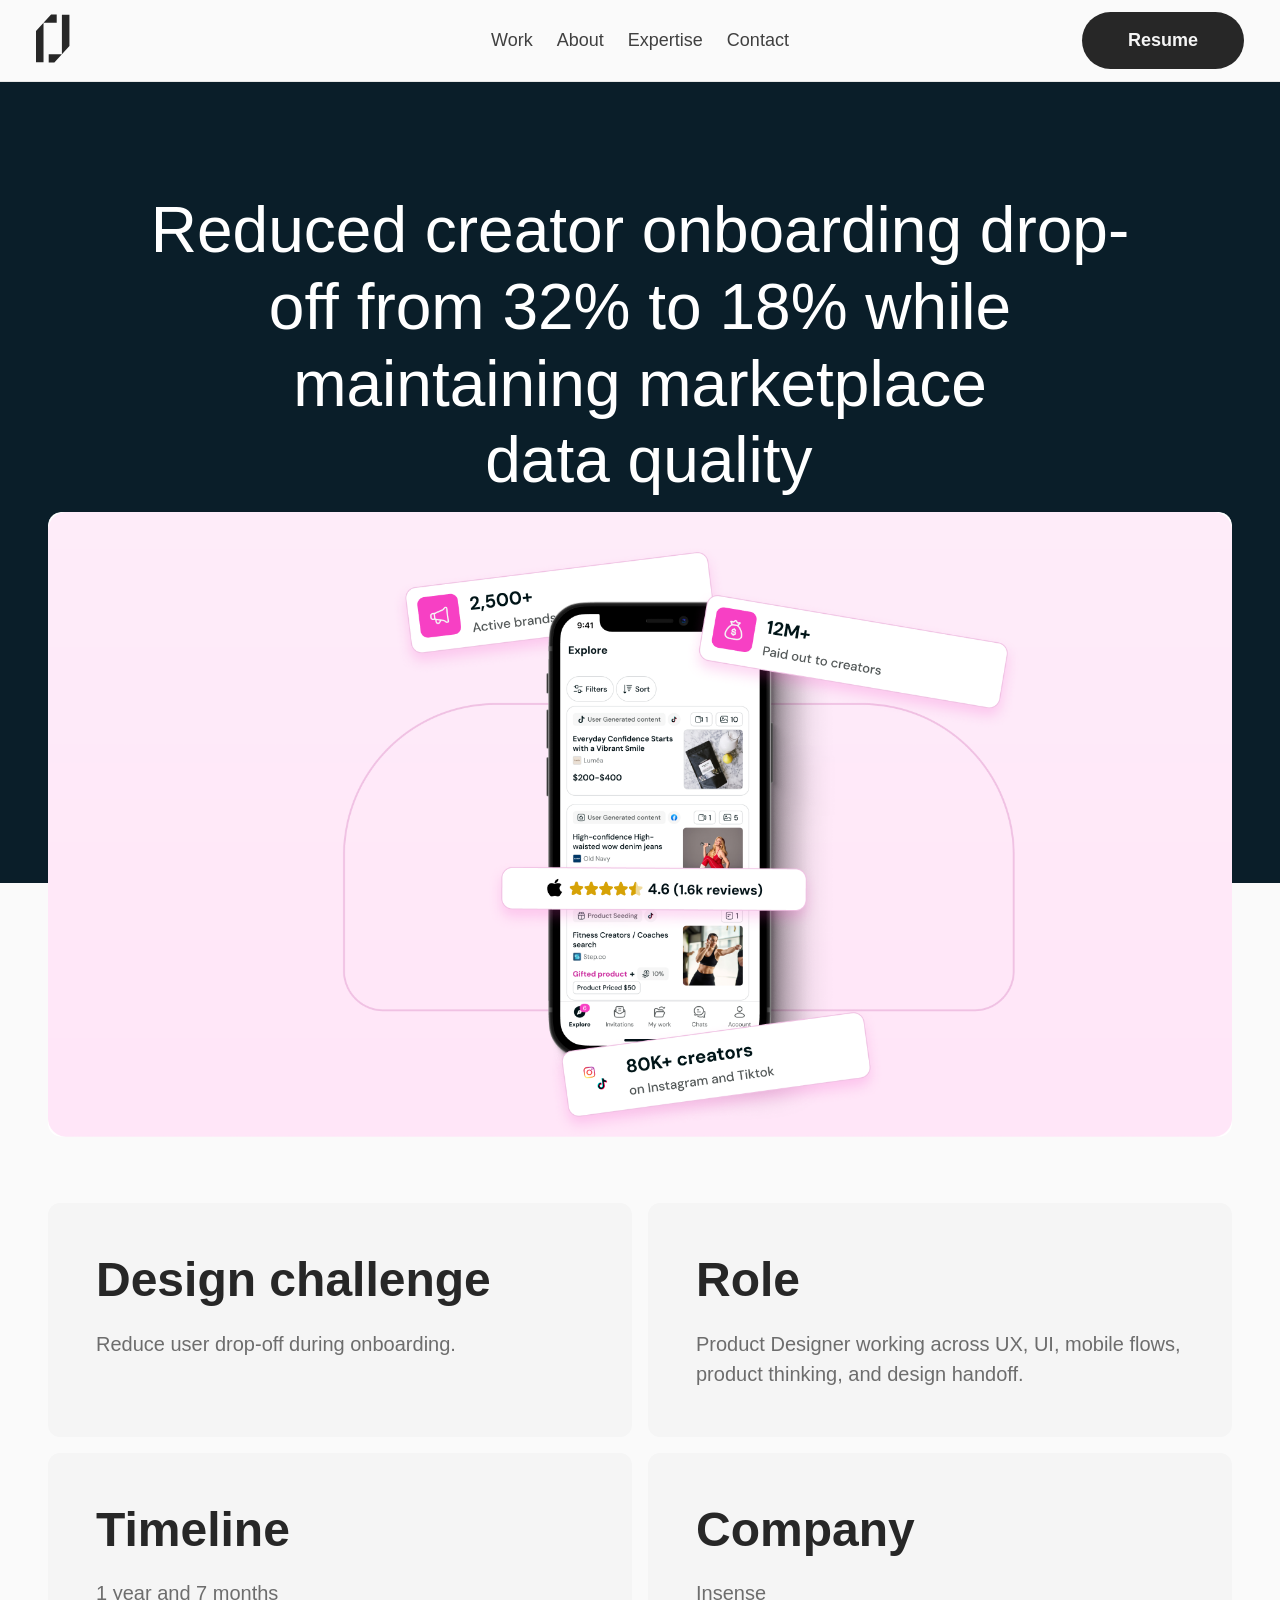
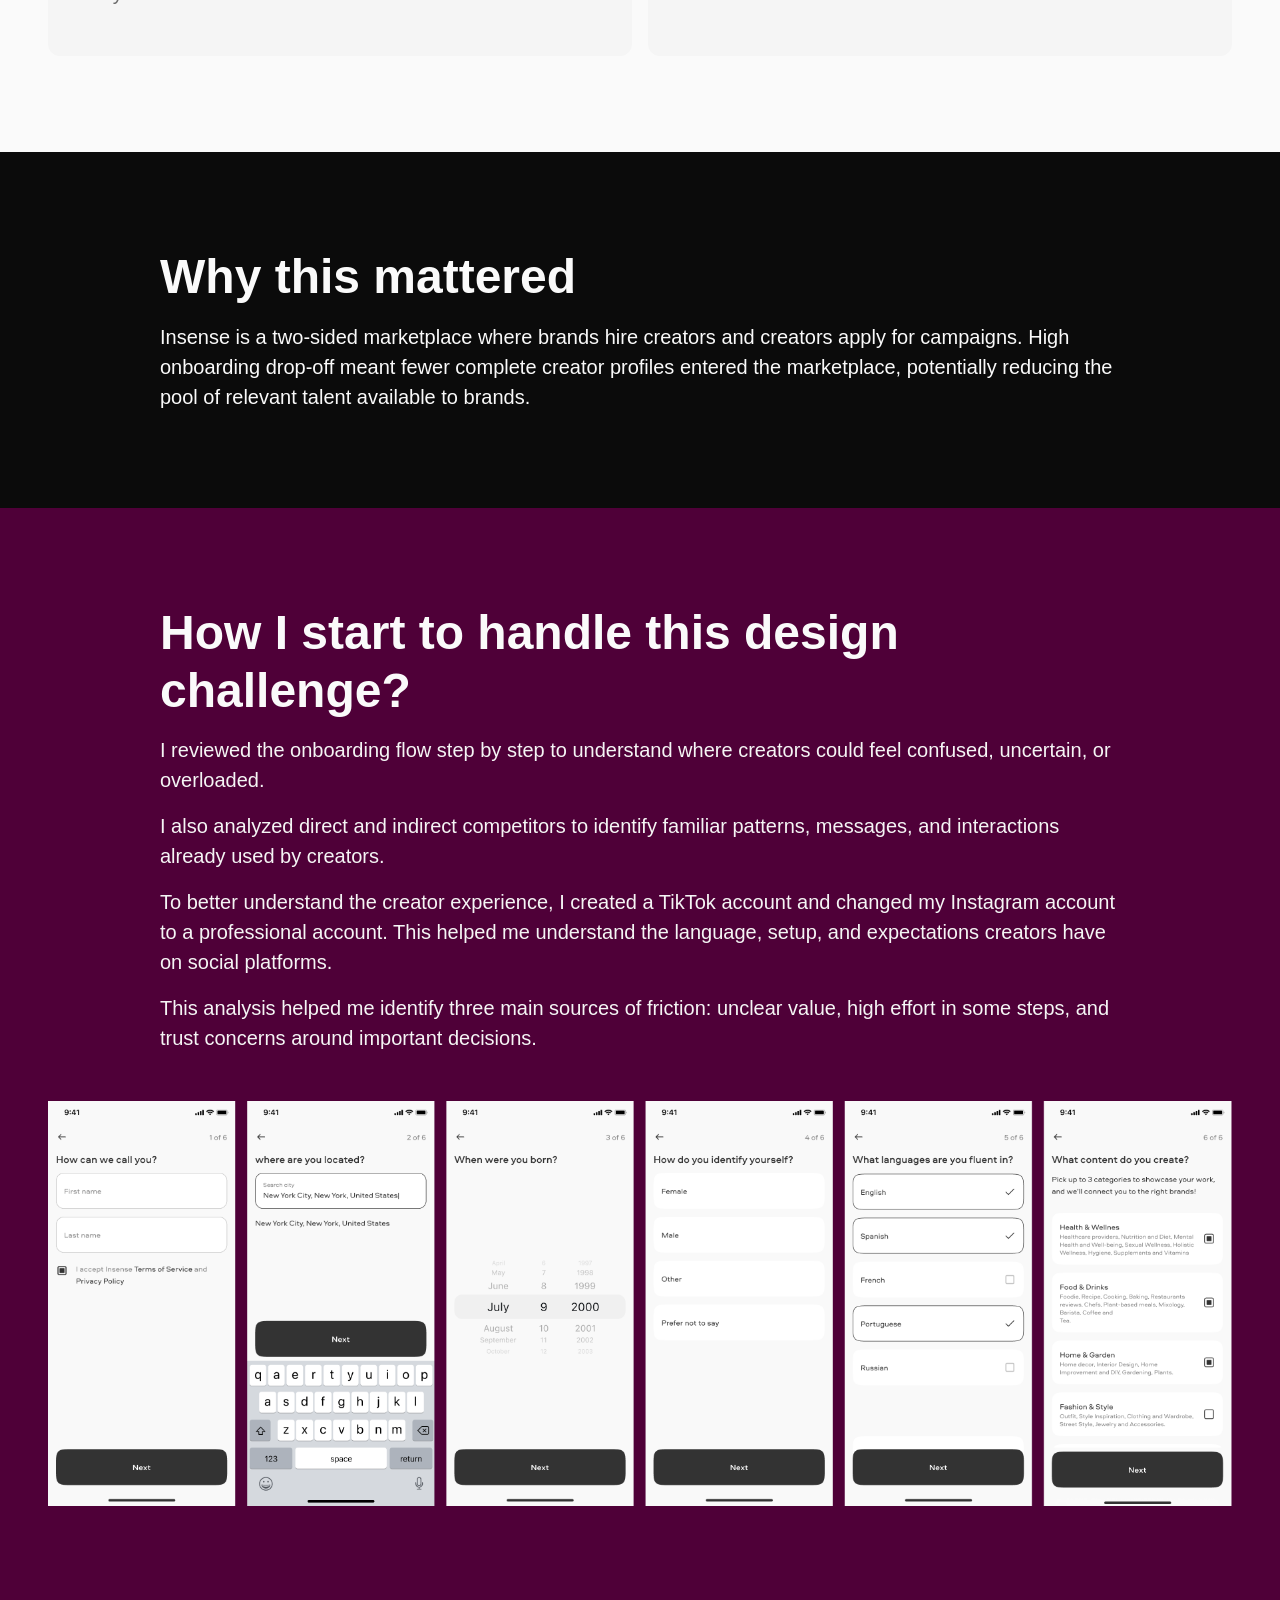
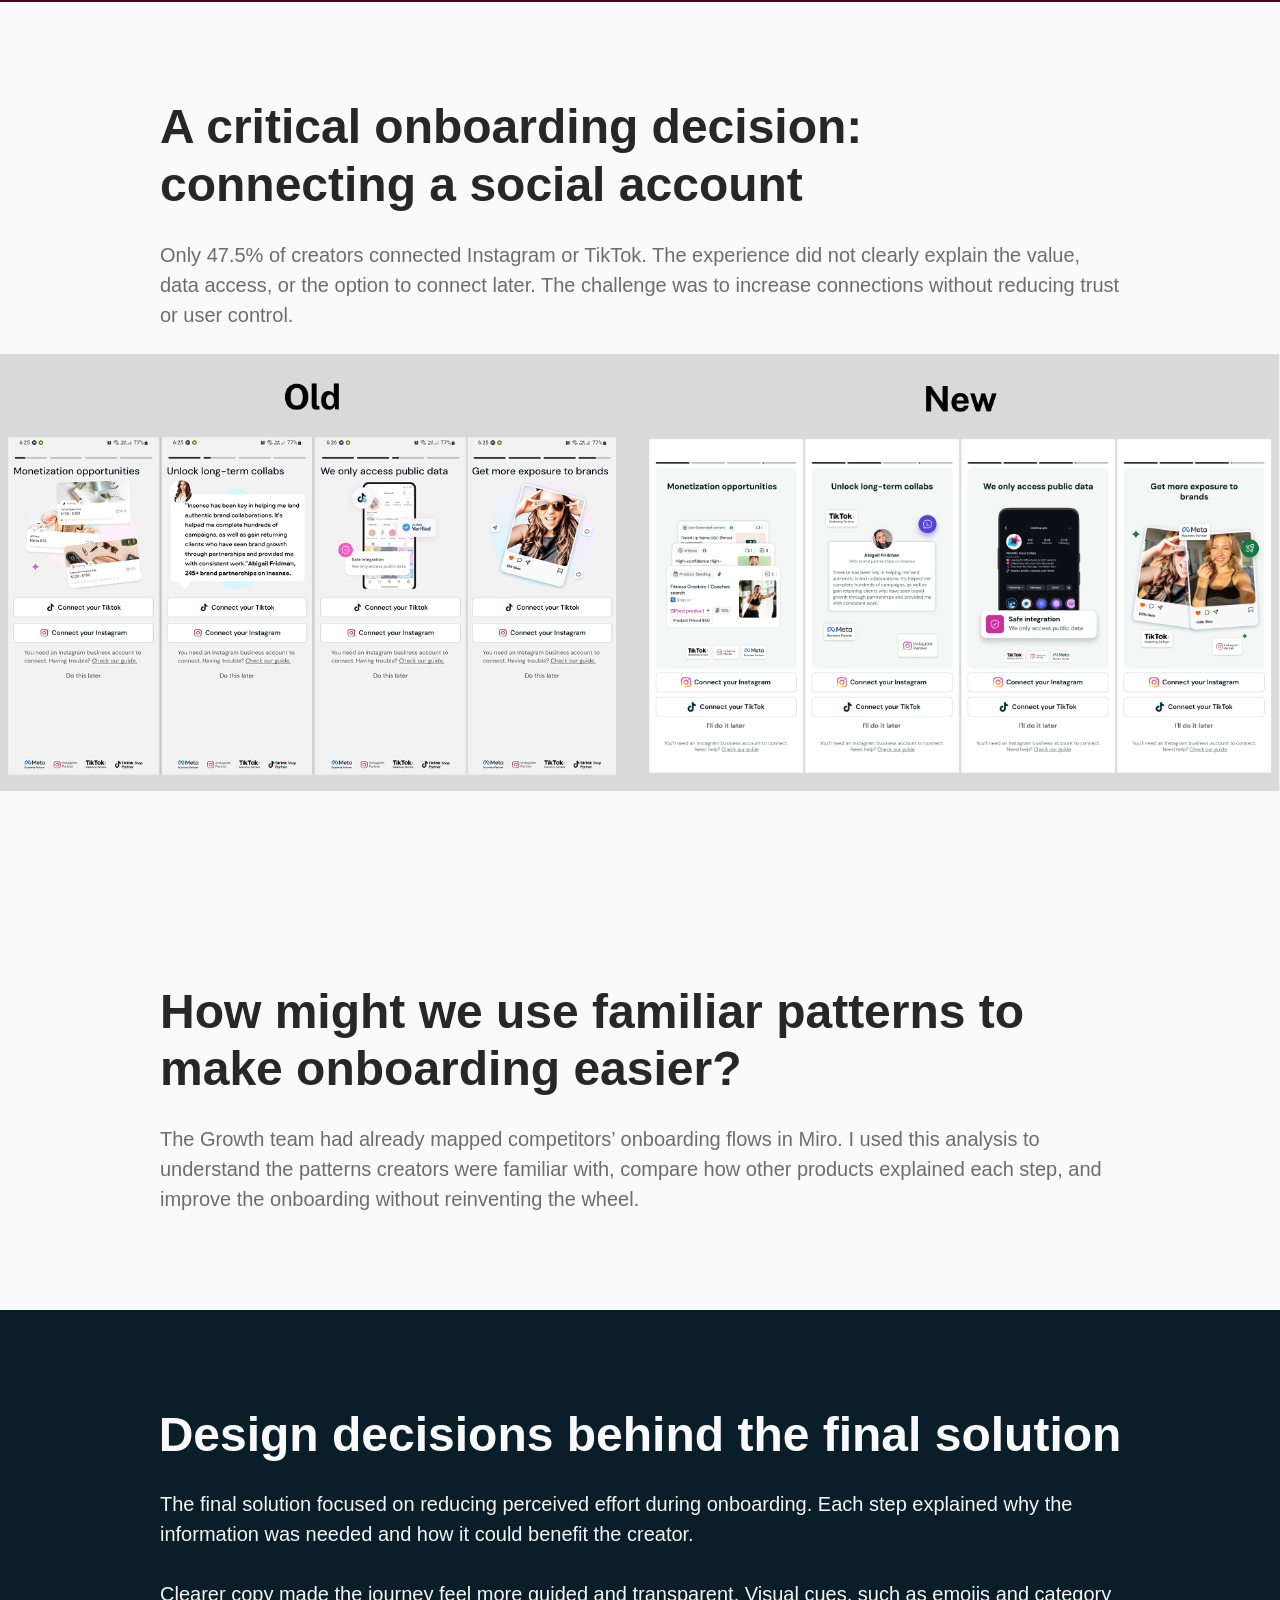
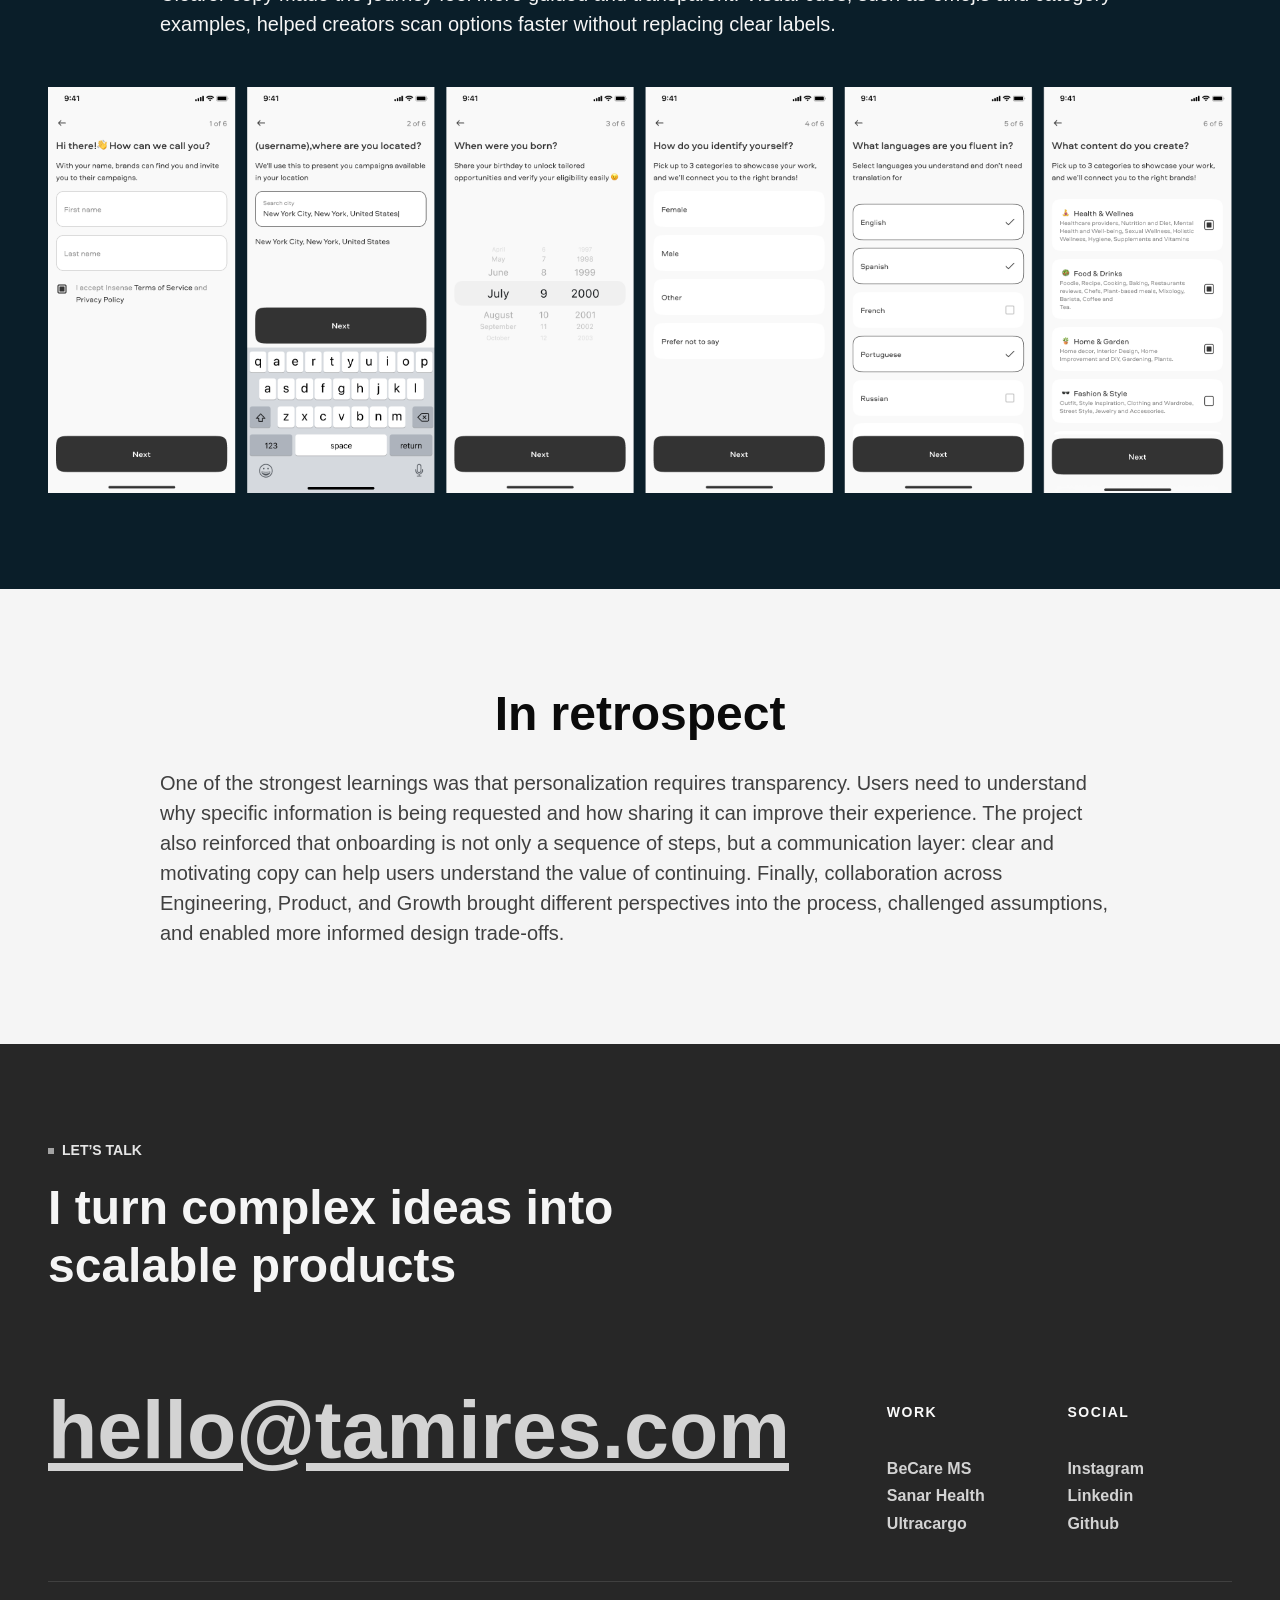
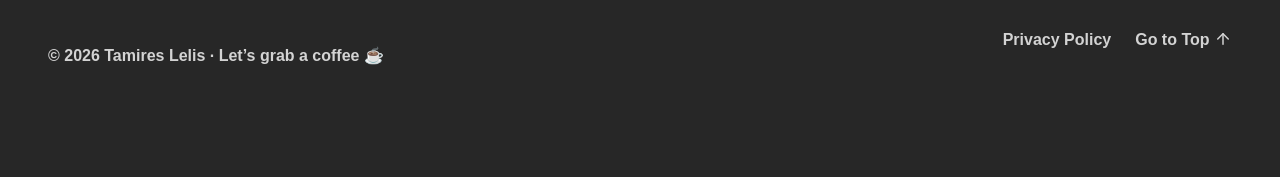
<file: works/insense/index.html>
<!DOCTYPE html><html lang="en" data-ws-project="2024a3c9-de1b-4705-a0f1-1e4ac9bfda30" data-ws-version="12263" data-ws-last-published="2026-08-07T14:14:39.377Z"><head><link rel="stylesheet" type="text/css" href="/assets/static/app_generated_index-6937cd5a.Dt0KTjtJ.css"><meta charSet="UTF-8"/><meta name="viewport" content="width=device-width,initial-scale=1"/><script async="" src="https://www.googletagmanager.com/gtag/js?id=G-9N3LGXKLC7"></script><link rel="icon" href="/assets/favicon_C1VJaB9edSC7Lx5D-Efdn.jpg"/><link rel="preload" href="/assets/PublicSans-VariableFont_wght__WmxQh0krgZkZtrQz8np7.woff2" as="font" crossorigin="anonymous"/><link rel="preload" href="/assets/PublicSans-Italic-VariableFont_wght_SHDHebvBRM4_2MmjcpM2M.woff2" as="font" crossorigin="anonymous"/><meta property="og:url" content="https://url/works/insense"/><meta property="og:title" content="BeCare"/><meta property="og:type" content="website"/><meta property="og:site_name" content="Tamires Lelis - Senior Product Designer"/><meta name="robots" content="noindex, nofollow"/><meta name="description" content="Structuring clarity within a safety-critical legacy port operations system"/><meta property="og:description" content="Structuring clarity within a safety-critical legacy port operations system"/><meta property="twitter:card" content="summary_large_image"/><title>BeCare</title><script type="application/ld+json">{
  "@context": "https://schema.org",
  "@type": "WebSite",
  "name": "Tamires Lelis - Senior Product Designer"
}</script><script>
    (function(h,o,t,j,a,r){
        h.hj=h.hj||function(){(h.hj.q=h.hj.q||[]).push(arguments)};
        h._hjSettings={hjid:1814254,hjsv:6};
        a=o.getElementsByTagName('head')[0];
        r=o.createElement('script');r.async=1;
        r.src=t+h._hjSettings.hjid+j+h._hjSettings.hjsv;
        a.appendChild(r);
    })(window,document,'https://static.hotjar.com/c/hotjar-','.js?sv=');
</script>

<!-- --><script>
  window.dataLayer = window.dataLayer || [];
  function gtag(){dataLayer.push(arguments);}
  gtag('js', new Date());

  gtag('config', 'G-9N3LGXKLC7');
</script>

<script defer="" src="https://cloud.umami.is/script.js" data-website-id="294d0398-e9ac-4da5-ad3d-c6da9135fd61"></script></head><body class="w-element"><div class="w-box ct52unj"><div style="display:contents"><div style="display:contents"><div class="w-html-embed"><script src="https://cdn.jsdelivr.net/npm/gsap@3.15/dist/gsap.min.js"></script></div><div class="w-html-embed"><script>

// Seleciona todos os itens de projeto
const projectItems = document.querySelectorAll('.project-item');

projectItems.forEach(item => {
  // Busca a capa específica dentro deste item
  const cover = item.querySelector('.project-cover');

  // Animação ao entrar com o mouse
  item.addEventListener('mouseenter', () => {
    gsap.to(cover, {
      scale: 1.1,
      duration: 0.4,
      ease: "power2.out"
    });
  });

  // Animação ao sair com o mouse
  item.addEventListener('mouseleave', () => {
    gsap.to(cover, {
      scale: 1,
      duration: 0.4,
      ease: "power2.inOut"
    });
  });
});
  
</script></div><div class="w-html-embed"><script>

document.addEventListener("DOMContentLoaded", () => {
  gsap.to(".carousel-track", {
    xPercent: -50,
    duration: 20,
    ease: "none",
    repeat: -1
  });
});
  
</script></div></div></div><div style="display:contents"><div style="display:contents"><div id="nav" class="w-element ch55yya c11hjarc c1805do9 c1rdyaei cv0lb1s c13yf6z4 cu43980 caioxpx c1nu309r c1mavl5z cof5w6e c6mgpa4 cejlbbv c1n136cq c187xq1c c1kt2ixw c1nbp78v"><div class="w-element c1nv02y7 cv0lb1s c13yf6z4 c72p2gh"><div class="w-element c4ndwm5 c1o95vl3 ck9r4ya c113r1lq cjpvkad c1kekzsc c140dqt9 c4bwbls"><div class="w-element cof5w6e c6mgpa4 cqtg744 c1sh2v30"><div class="w-element cla5yuw c151g8o8"><a class="w-link" href="/"><svg width="34" height="49" viewBox="0 0 34 49" fill="none" xmlns="http://www.w3.org/2000/svg" class="w-element c1sngbkj"><g clip-path="url(#clip0_11601_2407)" class="w-element"><path d="M15.0606 0.5L0 16.9807V48.353H7.52239V8.84009H20.7187V0.5H15.0606Z" fill="currentColor" class="w-element"></path><path d="M18.369 48.4995L33.4302 32.0188V0.646484H25.9066V40.1587H12.7109V48.4995H18.369Z" fill="currentColor" class="w-element"></path></g><defs class="w-element"><clipPath id="clip0_11601_2407" class="w-element"><rect width="34" height="49" fill="white" class="w-element"></rect></clipPath></defs></svg></a></div><div class="w-element cof5w6e c6mgpa4 c1nd21hm czzhg60 c1e26j3i c1oitktr"><a class="w-element cropdey cmbui4f czefk0t ce91zps c1rq0d4s c156co1r c18l6b0o c14xdy04 c17i5tz9 c14l5qny c12vxs2k c1sh2v30 cvshfff cny3zie ci7a6wa ct0yka2" href="/#work">Work</a><a class="w-element cropdey cmbui4f czefk0t ce91zps c1rq0d4s c156co1r c18l6b0o c14xdy04 c17i5tz9 c14l5qny c12vxs2k c1sh2v30 cvshfff cny3zie ci7a6wa ct0yka2" href="/#about">About</a><a class="w-element cropdey cmbui4f czefk0t ce91zps c1rq0d4s c156co1r c18l6b0o c14xdy04 c17i5tz9 c14l5qny c12vxs2k c1sh2v30 cvshfff cny3zie ci7a6wa ct0yka2" href="/#services">Expertise</a><a class="w-element cropdey cmbui4f czefk0t ce91zps c1rq0d4s c156co1r c18l6b0o c14xdy04 c17i5tz9 c14l5qny c12vxs2k c1sh2v30 cvshfff cny3zie ci7a6wa ct0yka2" href="#footer">Contact</a></div><div class="w-element cof5w6e c6mgpa4 crl2npy"><a href="https://docs.google.com/document/d/1yIbxWqA8iR-l9QNqxXW3XpSUFMVdLAwFm6T9cc1JzbA/edit?usp=sharing" data-umami-event="resume" target="_blank" class="w-element ccsy7xc c126wj6q c9zkcd czplipl c1yabzl1 csohm68 cpv6jm9 cto8pp c1233eak c19n7psi cropdey cmbui4f c19agdix ce91zps c12vxs2k c156co1r c18l6b0o c14xdy04 c17i5tz9 c14l5qny cla5yuw c1q0mmy0 c16z8nc9 c1oitktr">Resume</a><div class="w-element c1ie5aao cw7ohbn c76r6xf c1qn6qv1 c4ndwm5 c1o95vl3 coorlo5 cov27qk c13scpy ci582kr c1gwmzil c1b4pb9e c1lhlg0w c30bnat c1gv4z5f c10eeqw2 c1txoun6 cspl6b2 cadj9b2 c1emz4tb nav-button"><div class="w-element c1ykj7hc c1kyt7oc c1oapgf1 menu-icon--top"></div><div class="w-element c1ykj7hc c1kyt7oc c1oapgf1 menu-icon--mid"></div><div class="w-element c1ykj7hc c1kyt7oc c1oapgf1 menu-icon--bot"></div></div></div></div><div class="w-element c6mgpa4 crl2npy c2ofohy c14kn2ys c1emz4tb c11chtzl cbo80qi c1sh2v30 c1o95vl3 cr7tlrj c1lhciso c1pq7k1a c11hjarc c1y3z0yv c1rdyaei nav-menu"><a class="w-element cropdey cmbui4f czefk0t ce91zps c1rq0d4s c156co1r c18l6b0o c14xdy04 c17i5tz9 c14l5qny c12vxs2k c1sh2v30 cvshfff cny3zie ci7a6wa" href="/#work">Work</a><a class="w-element cropdey cmbui4f czefk0t ce91zps c1rq0d4s c156co1r c18l6b0o c14xdy04 c17i5tz9 c14l5qny c12vxs2k c1sh2v30 cvshfff cny3zie ci7a6wa" href="/#about">About</a><a class="w-element cropdey cmbui4f czefk0t ce91zps c1rq0d4s c156co1r c18l6b0o c14xdy04 c17i5tz9 c14l5qny c12vxs2k c1sh2v30 cvshfff cny3zie ci7a6wa" href="/#contact">Contact</a></div></div></div></div></div></div><main class="w-box"><section id="hero" class="w-box c1pq6uty c25y1nw cstacim c3570yd cj9wly1 ct893cy c1vwclnu c1b2cosp c1c7svtg"><div class="w-box cof5w6e cfnird cv0lb1s c13yf6z4 c12gst9e c72p2gh c17lgyl1 c1smnc6y c17m4mik c108wrh8"><div class="w-element cof5w6e c1kqvin9 cpvntxv c14z7asw ck5thp7 c1kuk279 cejlbbv c6mgpa4 cfnird ct52unj ckxilo0"><h1 class="w-element c8fhes7 czefk0t c1b4r1bu c5f6cy7 cdazgi9 cl2sfmw c1q0mmy0 cres1bi c1sg8oxy cdzuz5l c1m0f0bu cwkjcm3 cx6lqov">Reduced creator onboarding drop-off from 32% to 18% while maintaining marketplace<br/> data quality</h1><div class="w-element cv0lb1s c13yf6z4 c6q5r87 czcz6ve c3bdrgr c7awij8 c8wy1c4 cubs89c cof5w6e c6mgpa4 cejlbbv c1bq0a4m cadjfwi c1v1zzcv c17ksut4 c13dvlwf c1s61ss6 ckrtx0t cg6xhd3 c1pl58m7 c13afz2n ccgei6g"><img alt="" width="1920" height="1013" src="/assets/insene_eB-K9EWg-o0pJnbCjt6UF.png" class="w-image cv0lb1s c13yf6z4 comce8k ckk3b5r chv3xpw" decoding="async" loading="lazy"/></div></div></div></section><div class="w-element ct52unj cgt90ys ccfret4 c1wb05ox c19n2484 c9c1qx0 c1a96kp7"><div class="w-element cof5w6e cfnird cv0lb1s c13yf6z4 c12gst9e c72p2gh c17lgyl1 c1smnc6y c17m4mik c108wrh8"><div class="w-element cczhj6d clu63kx c18oe72u c14z7asw cqgpgi8 ct3kpq6 cfnird cmxbz3u cha1ar7"><div class="w-element c1xdxal5 c3bdrgr c7awij8 c8wy1c4 cubs89c ct52unj ccstbx2 covvr98 cof5w6e cfnird c19u25xg c1fht5ls ccnor97 c1o95vl3 ck9r4ya c1qgv0xf c1hfz93z"><h2 class="w-element c19fsvcg c1b4r1bu c19agdix c5f6cy7 cdazgi9 c1sngbkj c1i1631q c3trwqa c1ha3ohj">Design challenge</h2><p class="w-element c46bvhq c11ziyyh c11chtzl c5f6cy7 cdazgi9">Reduce user drop-off during onboarding.</p></div><div class="w-element c1xdxal5 c3bdrgr c7awij8 c8wy1c4 cubs89c ct52unj ccstbx2 covvr98 cof5w6e cfnird c19u25xg c1fht5ls ccnor97 c1o95vl3 ck9r4ya c1qgv0xf c1hfz93z"><h2 class="w-element c19fsvcg c1b4r1bu c19agdix c5f6cy7 cdazgi9 c1sngbkj c1i1631q c3trwqa c1ha3ohj">Role</h2><p class="w-element c46bvhq c11ziyyh c11chtzl c5f6cy7 cdazgi9">Product Designer working across UX, UI, mobile flows, product thinking, and design handoff.</p></div><div class="w-element c1xdxal5 c3bdrgr c7awij8 c8wy1c4 cubs89c ct52unj ccstbx2 covvr98 cof5w6e cfnird c19u25xg c1fht5ls ccnor97 c1o95vl3 ck9r4ya c1qgv0xf c1hfz93z"><h2 class="w-element c19fsvcg c1b4r1bu c19agdix c5f6cy7 cdazgi9 c1sngbkj c1i1631q c3trwqa c1ha3ohj">Timeline</h2><p class="w-element c46bvhq c11ziyyh c11chtzl c5f6cy7 cdazgi9">1 year and 7 months</p></div><div class="w-element c1xdxal5 c3bdrgr c7awij8 c8wy1c4 cubs89c ct52unj ccstbx2 covvr98 cof5w6e cfnird c19u25xg c1fht5ls ccnor97 c1o95vl3 ck9r4ya c1qgv0xf c1hfz93z"><h2 class="w-element c19fsvcg c1b4r1bu c19agdix c5f6cy7 cdazgi9 c1sngbkj c1i1631q c3trwqa c1ha3ohj">Company</h2><p class="w-element c46bvhq c11ziyyh c11chtzl c5f6cy7 cdazgi9">Insense</p></div></div></div></div><div class="w-element ct52unj cgt90ys ca6gv1s c17ehk4d c1wb05ox cyd0cqc co3kb0v c1a96kp7"><div class="w-element cof5w6e cfnird cv0lb1s c13yf6z4 c12gst9e c72p2gh c17lgyl1 c1smnc6y c17m4mik c108wrh8"><div class="w-element clu63kx c18oe72u c14z7asw c14kn2ys c2ofohy cfnird c14wvgdg c1nd21hm cof5w6e cv0lb1s c13yf6z4 cshr7pv"><h2 class="w-element c19fsvcg c1b4r1bu c19agdix c5f6cy7 cdazgi9 c1xvjddi c1i1631q c3trwqa c1ha3ohj">Why this mattered</h2><p class="w-element c46bvhq c11ziyyh c1xvjddi c5f6cy7 cdazgi9">Insense is a two-sided marketplace where brands hire creators and creators apply for campaigns. High onboarding drop-off meant fewer complete creator profiles entered the marketplace, potentially reducing the pool of relevant talent available to brands.</p></div></div></div><div class="w-element ct52unj cgt90ys ca6gv1s cfsnai6 c1wb05ox cyd0cqc co3kb0v c1a96kp7"><div class="w-element cof5w6e cfnird cv0lb1s c13yf6z4 c12gst9e cw93wnm c17lgyl1 c1smnc6y c17m4mik c108wrh8"><div class="w-element clu63kx c18oe72u c14z7asw c14kn2ys c2ofohy cfnird c14wvgdg c1nd21hm cof5w6e cv0lb1s c13yf6z4 cshr7pv"><h2 class="w-element c19fsvcg c1b4r1bu c19agdix c5f6cy7 cdazgi9 c1xvjddi c1i1631q c3trwqa c1ha3ohj">How I start to handle this design challenge?</h2><p class="w-element c46bvhq c11ziyyh c19n7psi c5f6cy7 cdazgi9">I reviewed the onboarding flow step by step to understand where creators could feel confused, uncertain, or overloaded.</p><p class="w-element c46bvhq c11ziyyh c19n7psi c5f6cy7 cdazgi9">I also analyzed direct and indirect competitors to identify familiar patterns, messages, and interactions already used by creators.</p><p class="w-element c46bvhq c11ziyyh c19n7psi c5f6cy7 cdazgi9">To better understand the creator experience, I created a TikTok account and changed my Instagram account to a professional account. This helped me understand the language, setup, and expectations creators have on social platforms.</p><p class="w-element c46bvhq c11ziyyh c19n7psi c5f6cy7 cdazgi9">This analysis helped me identify three main sources of friction: unclear value, high effort in some steps, and trust concerns around important decisions.</p></div><img alt="" width="1779" height="609" src="/assets/uis_1_Chh2xIFlHLrP2XA7H8rIN.png" class="w-image c1pxtywy ce5khyi" sizes="100vw" srcSet="/assets/uis_1_Chh2xIFlHLrP2XA7H8rIN.png 16w, /assets/uis_1_Chh2xIFlHLrP2XA7H8rIN.png 32w, /assets/uis_1_Chh2xIFlHLrP2XA7H8rIN.png 48w, /assets/uis_1_Chh2xIFlHLrP2XA7H8rIN.png 64w, /assets/uis_1_Chh2xIFlHLrP2XA7H8rIN.png 96w, /assets/uis_1_Chh2xIFlHLrP2XA7H8rIN.png 128w, /assets/uis_1_Chh2xIFlHLrP2XA7H8rIN.png 256w, /assets/uis_1_Chh2xIFlHLrP2XA7H8rIN.png 384w, /assets/uis_1_Chh2xIFlHLrP2XA7H8rIN.png 640w, /assets/uis_1_Chh2xIFlHLrP2XA7H8rIN.png 750w, /assets/uis_1_Chh2xIFlHLrP2XA7H8rIN.png 828w, /assets/uis_1_Chh2xIFlHLrP2XA7H8rIN.png 1080w, /assets/uis_1_Chh2xIFlHLrP2XA7H8rIN.png 1200w, /assets/uis_1_Chh2xIFlHLrP2XA7H8rIN.png 1920w, /assets/uis_1_Chh2xIFlHLrP2XA7H8rIN.png 2048w, /assets/uis_1_Chh2xIFlHLrP2XA7H8rIN.png 3840w" decoding="async" loading="lazy"/></div></div><div class="w-element ct52unj cgt90ys ca6gv1s c1wb05ox cyd0cqc co3kb0v c1a96kp7"><div class="w-element cof5w6e cfnird cv0lb1s c13yf6z4 c12gst9e c72p2gh c17lgyl1 c1smnc6y c17m4mik c108wrh8"><div class="w-element clu63kx c18oe72u c14z7asw c14kn2ys c2ofohy cfnird c14wvgdg c1nd21hm cof5w6e cv0lb1s c13yf6z4 cshr7pv"><h2 class="w-element c19fsvcg c1b4r1bu c19agdix c5f6cy7 c1jb7l0o c1sngbkj c1nw8h38 c1qchpas c1i1631q c3trwqa c1ha3ohj">A critical onboarding decision: connecting a social account</h2><p class="w-element c46bvhq c11ziyyh c11chtzl c5f6cy7 cdazgi9">Only 47.5% of creators connected Instagram or TikTok. The experience did not clearly explain the value, data access, or the option to connect later. The challenge was to increase connections without reducing trust or user control.</p></div></div><img alt="" width="1872" height="639" src="/assets/Connect_social_integration_n9l6u-WEB5FdCAaO_Wu9u.png" class="w-image clsu84r c1xt2iyl" sizes="100vw" srcSet="/assets/Connect_social_integration_n9l6u-WEB5FdCAaO_Wu9u.png 16w, /assets/Connect_social_integration_n9l6u-WEB5FdCAaO_Wu9u.png 32w, /assets/Connect_social_integration_n9l6u-WEB5FdCAaO_Wu9u.png 48w, /assets/Connect_social_integration_n9l6u-WEB5FdCAaO_Wu9u.png 64w, /assets/Connect_social_integration_n9l6u-WEB5FdCAaO_Wu9u.png 96w, /assets/Connect_social_integration_n9l6u-WEB5FdCAaO_Wu9u.png 128w, /assets/Connect_social_integration_n9l6u-WEB5FdCAaO_Wu9u.png 256w, /assets/Connect_social_integration_n9l6u-WEB5FdCAaO_Wu9u.png 384w, /assets/Connect_social_integration_n9l6u-WEB5FdCAaO_Wu9u.png 640w, /assets/Connect_social_integration_n9l6u-WEB5FdCAaO_Wu9u.png 750w, /assets/Connect_social_integration_n9l6u-WEB5FdCAaO_Wu9u.png 828w, /assets/Connect_social_integration_n9l6u-WEB5FdCAaO_Wu9u.png 1080w, /assets/Connect_social_integration_n9l6u-WEB5FdCAaO_Wu9u.png 1200w, /assets/Connect_social_integration_n9l6u-WEB5FdCAaO_Wu9u.png 1920w, /assets/Connect_social_integration_n9l6u-WEB5FdCAaO_Wu9u.png 2048w, /assets/Connect_social_integration_n9l6u-WEB5FdCAaO_Wu9u.png 3840w" decoding="async" loading="lazy"/></div><div class="w-element ct52unj cgt90ys ca6gv1s c1wb05ox cyd0cqc co3kb0v c1a96kp7"><div class="w-element cof5w6e cfnird cv0lb1s c13yf6z4 c12gst9e c72p2gh c17lgyl1 c1smnc6y c17m4mik c108wrh8"><div class="w-element clu63kx c18oe72u c14z7asw c14kn2ys c2ofohy cfnird c14wvgdg c1nd21hm cof5w6e cv0lb1s c13yf6z4 cshr7pv"><h2 class="w-element c19fsvcg c1b4r1bu c19agdix c5f6cy7 c1jb7l0o c1sngbkj c1nw8h38 c1qchpas c1i1631q c3trwqa c1ha3ohj">How might we use familiar patterns to make onboarding easier?</h2><p class="w-element c46bvhq c11ziyyh c11chtzl c5f6cy7 cdazgi9">The Growth team had already mapped competitors’ onboarding flows in Miro. I used this analysis to understand the patterns creators were familiar with, compare how other products explained each step, and improve the onboarding without reinventing the wheel.</p></div></div></div><div class="w-element ct52unj cgt90ys ca6gv1s c3570yd c1wb05ox cyd0cqc co3kb0v c1a96kp7"><div class="w-element cof5w6e cfnird cv0lb1s c13yf6z4 c12gst9e c72p2gh c17lgyl1 c1smnc6y c17m4mik c108wrh8"><div class="w-element clu63kx c18oe72u c14z7asw cqgpgi8 ct3kpq6 cfnird cof5w6e c6mgpa4 cejlbbv"><h2 class="w-element c19fsvcg c1b4r1bu c19agdix c5f6cy7 c1jb7l0o c1xvjddi c9sf1j c61hdn2 c1nuq8xr c1i1631q c3trwqa c1ha3ohj">Design decisions behind the final solution</h2><p class="w-element c46bvhq c11ziyyh c19n7psi c5f6cy7 cdazgi9 cshr7pv">The final solution focused on reducing perceived effort during onboarding. Each step explained why the information was needed and how it could benefit the creator.<br/><br/>Clearer copy made the journey feel more guided and transparent. Visual cues, such as emojis and category examples, helped creators scan options faster without replacing clear labels.</p></div><img alt="" width="1779" height="609" src="/assets/improved_2_4MO-vUPaV_vHpOJW4Jeiv.png" class="w-image c93cl6z ce5khyi" sizes="100vw" srcSet="/assets/improved_2_4MO-vUPaV_vHpOJW4Jeiv.png 16w, /assets/improved_2_4MO-vUPaV_vHpOJW4Jeiv.png 32w, /assets/improved_2_4MO-vUPaV_vHpOJW4Jeiv.png 48w, /assets/improved_2_4MO-vUPaV_vHpOJW4Jeiv.png 64w, /assets/improved_2_4MO-vUPaV_vHpOJW4Jeiv.png 96w, /assets/improved_2_4MO-vUPaV_vHpOJW4Jeiv.png 128w, /assets/improved_2_4MO-vUPaV_vHpOJW4Jeiv.png 256w, /assets/improved_2_4MO-vUPaV_vHpOJW4Jeiv.png 384w, /assets/improved_2_4MO-vUPaV_vHpOJW4Jeiv.png 640w, /assets/improved_2_4MO-vUPaV_vHpOJW4Jeiv.png 750w, /assets/improved_2_4MO-vUPaV_vHpOJW4Jeiv.png 828w, /assets/improved_2_4MO-vUPaV_vHpOJW4Jeiv.png 1080w, /assets/improved_2_4MO-vUPaV_vHpOJW4Jeiv.png 1200w, /assets/improved_2_4MO-vUPaV_vHpOJW4Jeiv.png 1920w, /assets/improved_2_4MO-vUPaV_vHpOJW4Jeiv.png 2048w, /assets/improved_2_4MO-vUPaV_vHpOJW4Jeiv.png 3840w" decoding="async" loading="lazy"/></div></div><div class="w-element ct52unj cgt90ys ca6gv1s c1xdxal5 c15lg6lk c1wb05ox cyd0cqc co3kb0v c1a96kp7"><div class="w-element cof5w6e cfnird cv0lb1s c13yf6z4 c12gst9e c72p2gh c17lgyl1 c1smnc6y c17m4mik c108wrh8"><div class="w-element clu63kx c18oe72u c14z7asw c14kn2ys c2ofohy cfnird c6mgpa4 c1nd21hm cof5w6e cv0lb1s c13yf6z4 cshr7pv"><h2 class="w-element c19fsvcg c1b4r1bu c19agdix c5f6cy7 c1jb7l0o c1m5mljx c1i1631q c3trwqa c1ha3ohj">In retrospect</h2><p class="w-element c46bvhq c11ziyyh c1rq0d4s c5f6cy7 cdazgi9">One of the strongest learnings was that personalization requires transparency. Users need to understand why specific information is being requested and how sharing it can improve their experience. The project also reinforced that onboarding is not only a sequence of steps, but a communication layer: clear and motivating copy can help users understand the value of continuing. Finally, collaboration across Engineering, Product, and Growth brought different perspectives into the process, challenged assumptions, and enabled more informed design trade-offs.</p></div></div></div></main><div style="display:contents"><div style="display:contents"><a href="https://docs.google.com/document/d/1yIbxWqA8iR-l9QNqxXW3XpSUFMVdLAwFm6T9cc1JzbA/edit?usp=sharing" data-umami-event="resume" target="_blank" class="w-element ccsy7xc c126wj6q c9zkcd czplipl c1yabzl1 csohm68 cpv6jm9 cto8pp c1233eak c19n7psi cropdey cmbui4f c19agdix ce91zps c1emz4tb c156co1r c18l6b0o c14xdy04 c17i5tz9 c14l5qny cla5yuw c1q0mmy0 c16z8nc9 cjioilx c17m4mik c8jxbob c1oep0kr cuh0tnd c8vga8h c17pbrgg cwh2xnz c18y1yfz">Resume</a><div id="footer" class="w-element ct52unj cgt90ys ca6gv1s c1233eak c1u46ts9 cyd0cqc co3kb0v c1a96kp7"><div class="w-element cof5w6e cfnird cv0lb1s c13yf6z4 c12gst9e c72p2gh c17lgyl1 c1smnc6y c17m4mik c108wrh8"><div class="w-element cof5w6e cfnird ca1teru c88z9fr c12rxci2 c14wvgdg c1nd21hm"><p class="w-element cof5w6e c6mgpa4 c1nd21hm cyqmh81 ceejf0k c15lg6lk criiiqu c19agdix c1ynb3vu c11ziyyh cdazgi9 c5f6cy7"><div class="w-element cueyjc6 c6i9dft c1shimgp"></div><span class="w-element">Let’s talk</span></p><h2 class="w-element c19fsvcg c1b4r1bu c19agdix c5f6cy7 cdazgi9 c19n7psi c1id7qcd c1i1631q c3trwqa c1ha3ohj">I turn complex ideas into scalable products</h2></div><div class="w-element cczhj6d c1wkft6e cpvntxv c14z7asw c14kn2ys c2ofohy ca6gv1s c5bp6ej c14wvgdg c1nd21hm cwlcotc cf22lq cpny08g c13as5oz c89lx15"><div class="w-element c1gsu131 c1nd21hm cof5w6e c1s2otju c1rn4qj c1esetaq c1kcb1sg "><div class="w-element cof5w6e c6mgpa4 c1nd21hm c15enq9a c1nw8h38 c1sh2v30 dynamic-container"><a href="mailto:hello@tamireslelis.com" target="_blank" class="w-element c6mgpa4 c1nd21hm c4xluno c156co1r c18l6b0o c14xdy04 c17i5tz9 c14l5qny ccstbx2 covvr98 c1qchpas c19agdix c1kaattp cgfdkim dynamic-text">hello@tamires.com</a></div></div><div class="w-element cof5w6e cfnird c14wvgdg c1nd21hm cy4rjp5 c1mx0bv6 c1s2otju codc48q c15z9ssy cy2n950 ck4k5jk ckcpkws"><p class="w-element c1xvjddi c1ynb3vu cp5ms69 criiiqu c19p6unp">Work</p><div class="w-element cof5w6e c14wvgdg c1nd21hm cfnird cyqmh81 ceejf0k"><a class="w-element c1qp93bc ce91zps c156co1r c18l6b0o c14xdy04 c17i5tz9 c14l5qny c4xluno c19agdix cjy68nb c1yemr3k c1kaattp" href="/works/becare">BeCare MS</a><a class="w-element c1qp93bc ce91zps c156co1r c18l6b0o c14xdy04 c17i5tz9 c14l5qny c4xluno c19agdix cjy68nb c1yemr3k c1kaattp" href="/works/sanar">Sanar Health</a><a class="w-element c1qp93bc ce91zps c156co1r c18l6b0o c14xdy04 c17i5tz9 c14l5qny c4xluno c19agdix cjy68nb c1yemr3k c1kaattp" href="/works/ultracargo">Ultracargo</a></div></div><div class="w-element cof5w6e cfnird c14wvgdg c1nd21hm cy4rjp5 c1y6vnuz c1rn4qj c15z9ssy cy2n950 c1mx0bv6 ck4k5jk ckcpkws"><p class="w-element c1xvjddi c1ynb3vu cp5ms69 criiiqu c19p6unp">Social</p><div class="w-element cof5w6e c14wvgdg c1nd21hm cfnird cyqmh81 ceejf0k"><a href="https://www.instagram.com/tamiresslelis" target="_blank" class="w-element c1qp93bc ce91zps c156co1r c18l6b0o c14xdy04 c17i5tz9 c14l5qny c4xluno c19agdix c12vxs2k cjy68nb c1yemr3k c1kaattp">Instagram</a><a href="https://www.linkedin.com/in/tamireslelis/" target="_blank" class="w-element c1qp93bc ce91zps c156co1r c18l6b0o c14xdy04 c17i5tz9 c14l5qny c4xluno c19agdix cjy68nb c1yemr3k c1kaattp">Linkedin</a><a href="https://github.com/tamiresslelis" target="_blank" class="w-element c1qp93bc ce91zps c156co1r c18l6b0o c14xdy04 c17i5tz9 c14l5qny c4xluno c19agdix cjy68nb c1yemr3k c1kaattp">Github</a></div></div></div><div class="w-element cof5w6e c1xp6ni7 cpvntxv c14z7asw cqgpgi8 ct3kpq6 cqtg744 czs9kn6 c1aehz4h ca1b57q c1ouhok3 cfzkjxm c1o95vl3 ck9r4ya"><div class="w-element cof5w6e cfnird c14wvgdg c1nd21hm cdl6nhs cy4rjp5"><p class="w-element c4xluno c1qp93bc c19agdix">© 2026 Tamires Lelis · Let’s grab a coffee ☕  </p></div><div class="w-element cof5w6e c1febqwh c14wvgdg c1nd21hm cdl6nhs cy4rjp5 cxawxml c7ksjn2 c1fujhx7 c1hnq4fw cvsl260"><a target="_self" class="w-element c1qp93bc ce91zps c156co1r c18l6b0o c14xdy04 c17i5tz9 c14l5qny c4xluno c19agdix c12vxs2k cjy68nb c1yemr3k c1kaattp" href="/privacy-policy">Privacy Policy</a><a class="w-element c1qp93bc ce91zps c156co1r c18l6b0o c14xdy04 c17i5tz9 c14l5qny c4xluno c19agdix cof5w6e c6mgpa4 c1nd21hm cjy68nb c1yemr3k c1kaattp" href="#hero"><span class="w-element">Go to Top </span><svg xmlns="http://www.w3.org/2000/svg" width="24" height="24" viewBox="0 0 24 24" fill="none" stroke="currentColor" stroke-width="2" stroke-linecap="round" stroke-linejoin="round" class="w-element c1h2tnmh cd7b24f lucide lucide-arrow-up-icon lucide-arrow-up"><path d="m5 12 7-7 7 7" class="w-element"></path><path d="M12 19V5" class="w-element"></path></svg></a></div></div></div></div></div></div></div><script id="vike_pageContext" type="application/json">{"_urlRewrite":null,"pageId":"/pages/works/insense","routeParams":{},"data":{"url":"https://url/works/insense","system":{"params":{},"search":{},"origin":"https://url","pathname":"/works/insense"},"resources":{},"pageMeta":{"title":"BeCare","description":"Structuring clarity within a safety-critical legacy port operations system","excludePageFromSearch":true,"language":"","socialImageAssetName":"!undefined","socialImageUrl":"","status":"!undefined","redirect":"","content":"!undefined","custom":[]}}}</script><script id="vike_globalContext" type="application/json">{}</script><script src="/assets/entries/entry-server-routing.CXyN8fp6.js" type="module" async></script><link rel="modulepreload" href="/assets/entries/pages_works_insense.BldRQIZh.js" as="script" type="text/javascript"><link rel="modulepreload" href="/assets/chunks/chunk-BOcDHK1K.js" as="script" type="text/javascript"><link rel="modulepreload" href="/assets/chunks/chunk-IST9oq5d.js" as="script" type="text/javascript"><link rel="modulepreload" href="/assets/chunks/chunk-B5fMpomd.js" as="script" type="text/javascript"><link rel="modulepreload" href="/assets/chunks/chunk-Dt6i3xre.js" as="script" type="text/javascript"><link rel="modulepreload" href="/assets/chunks/chunk-ckwbz45p.js" as="script" type="text/javascript"></body></html>
</file>
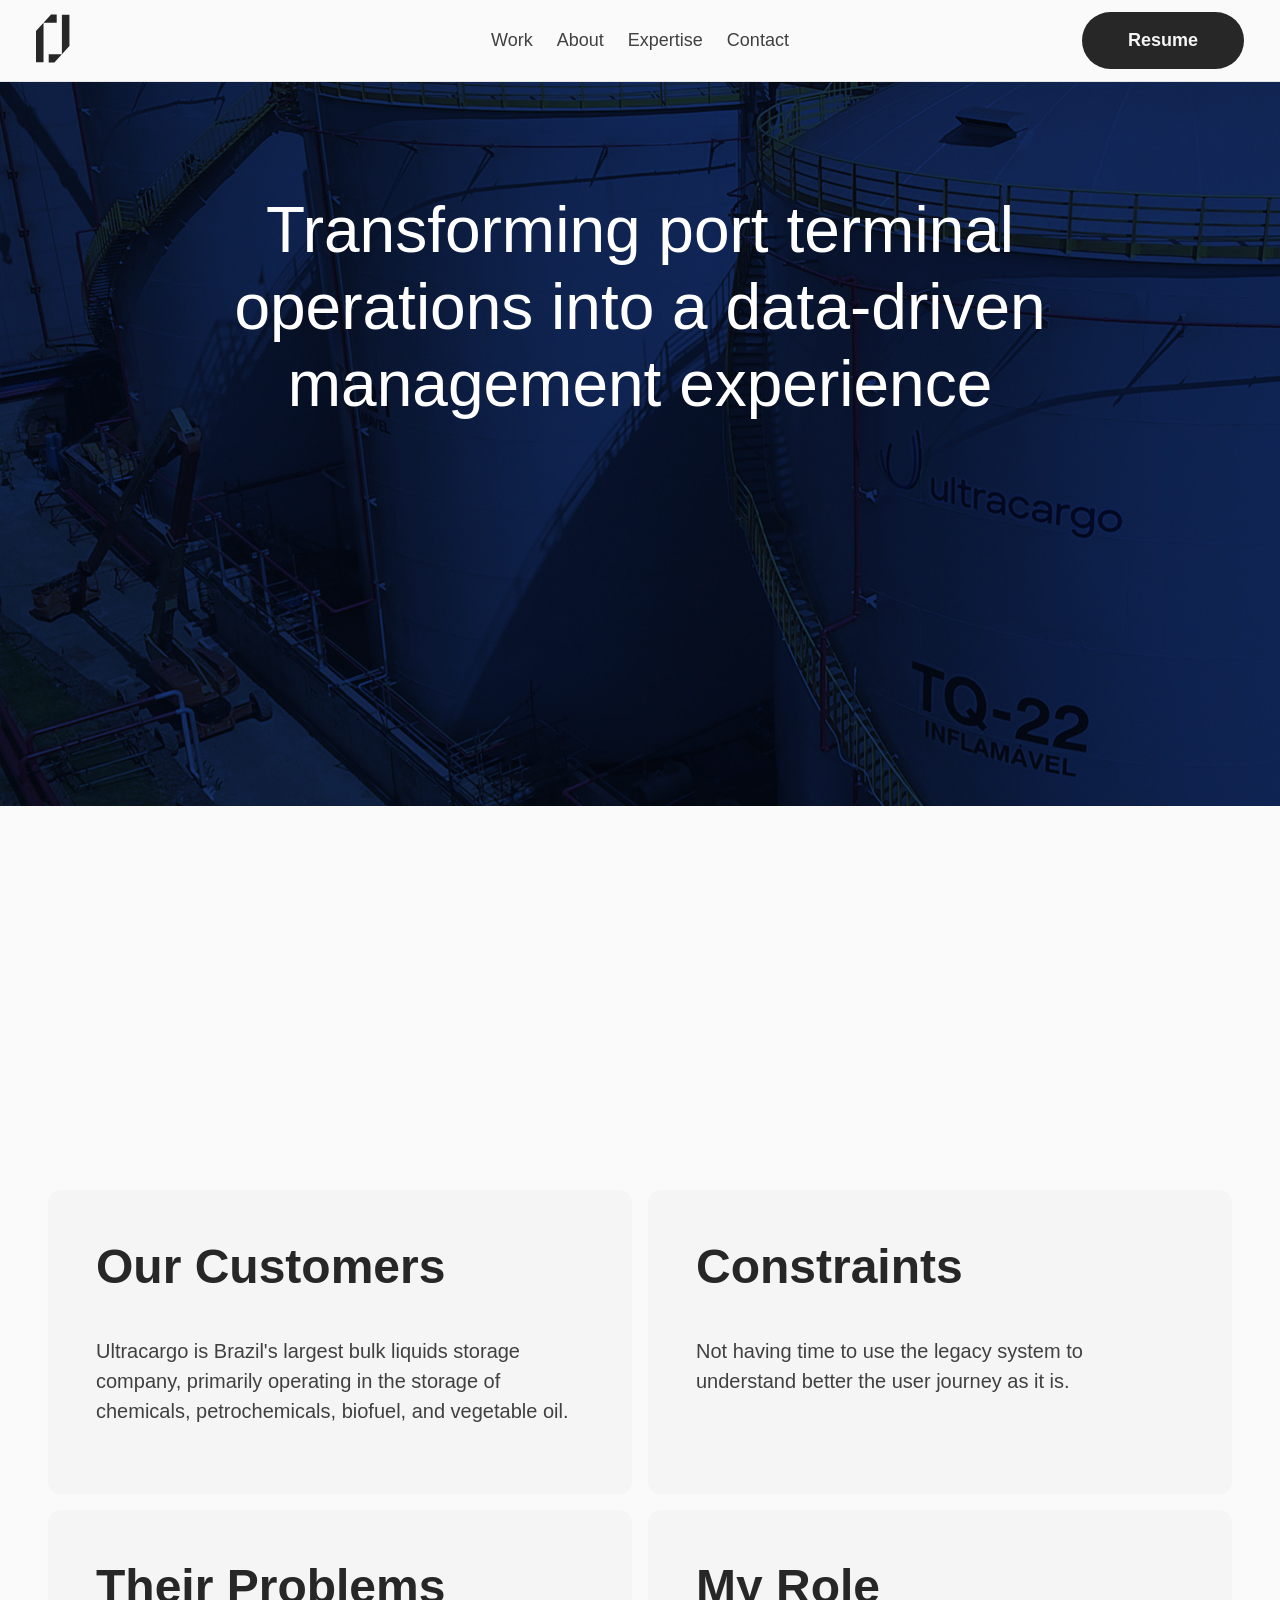
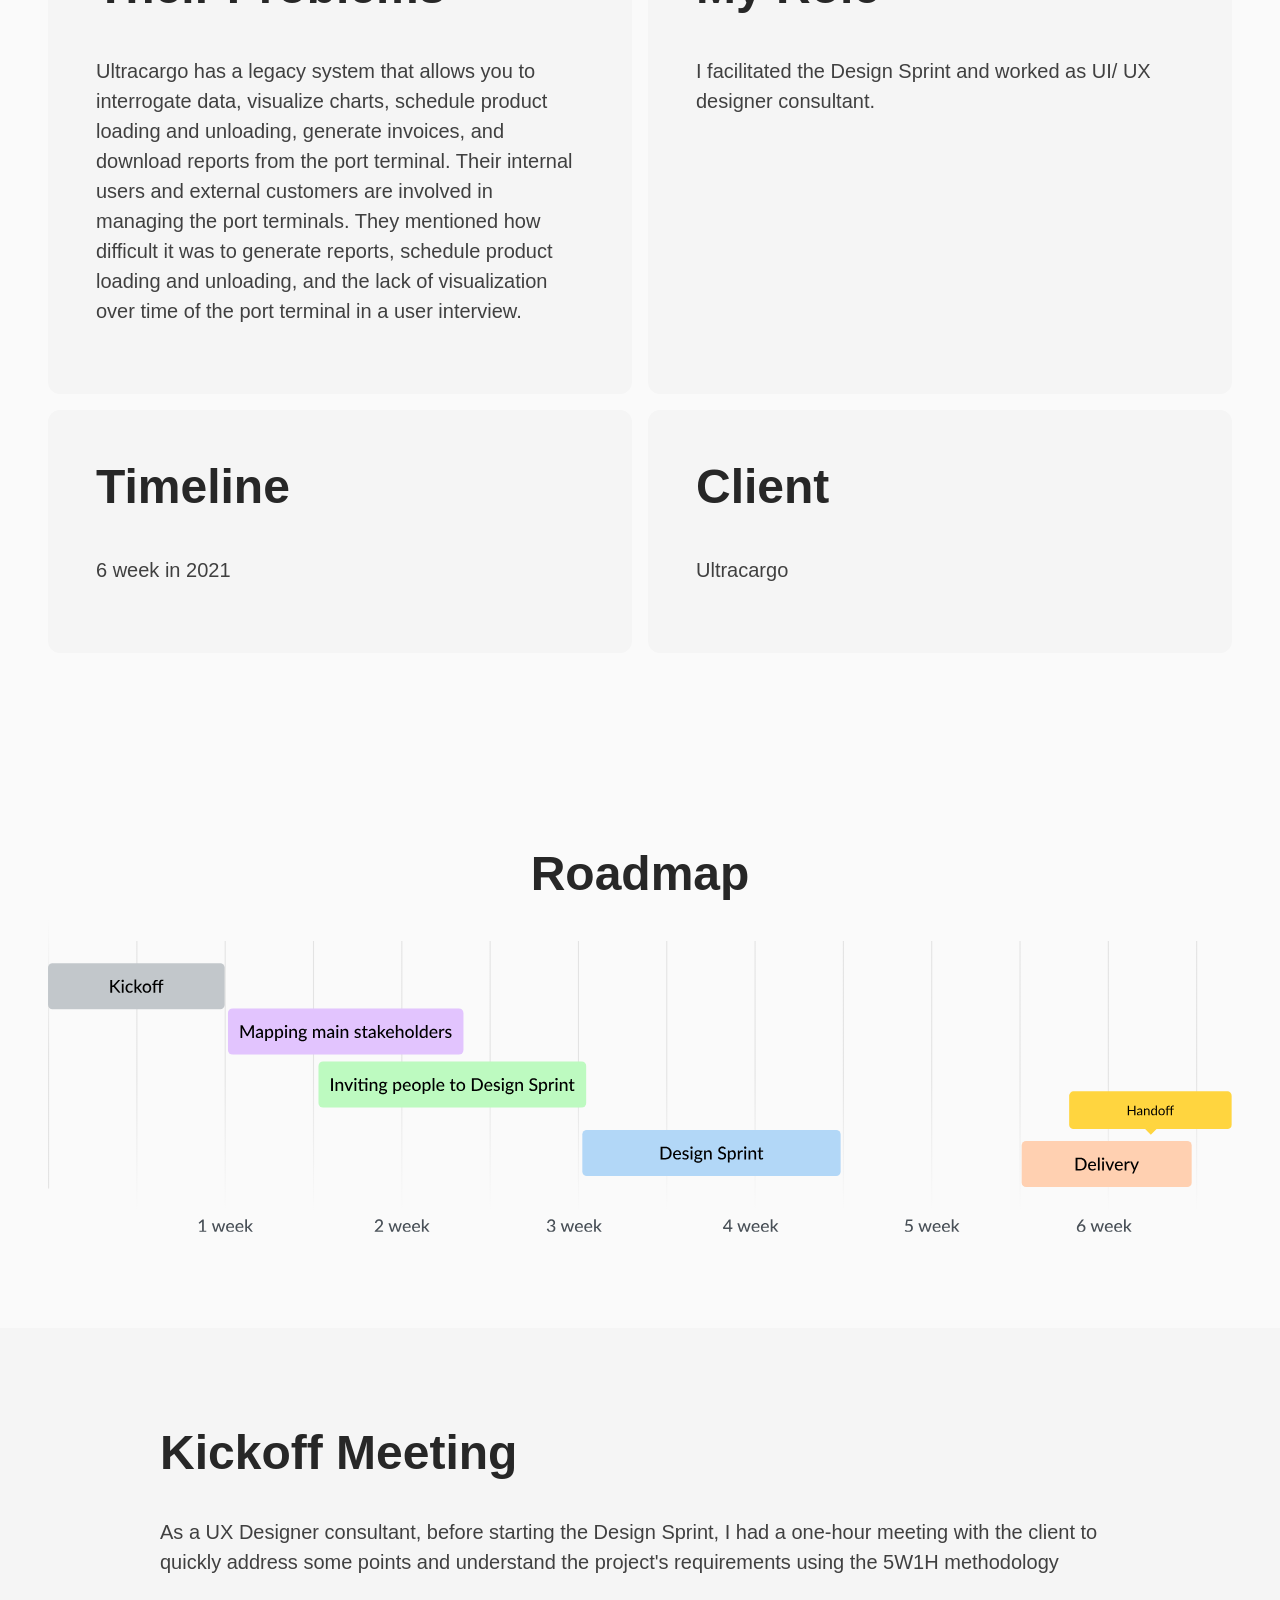
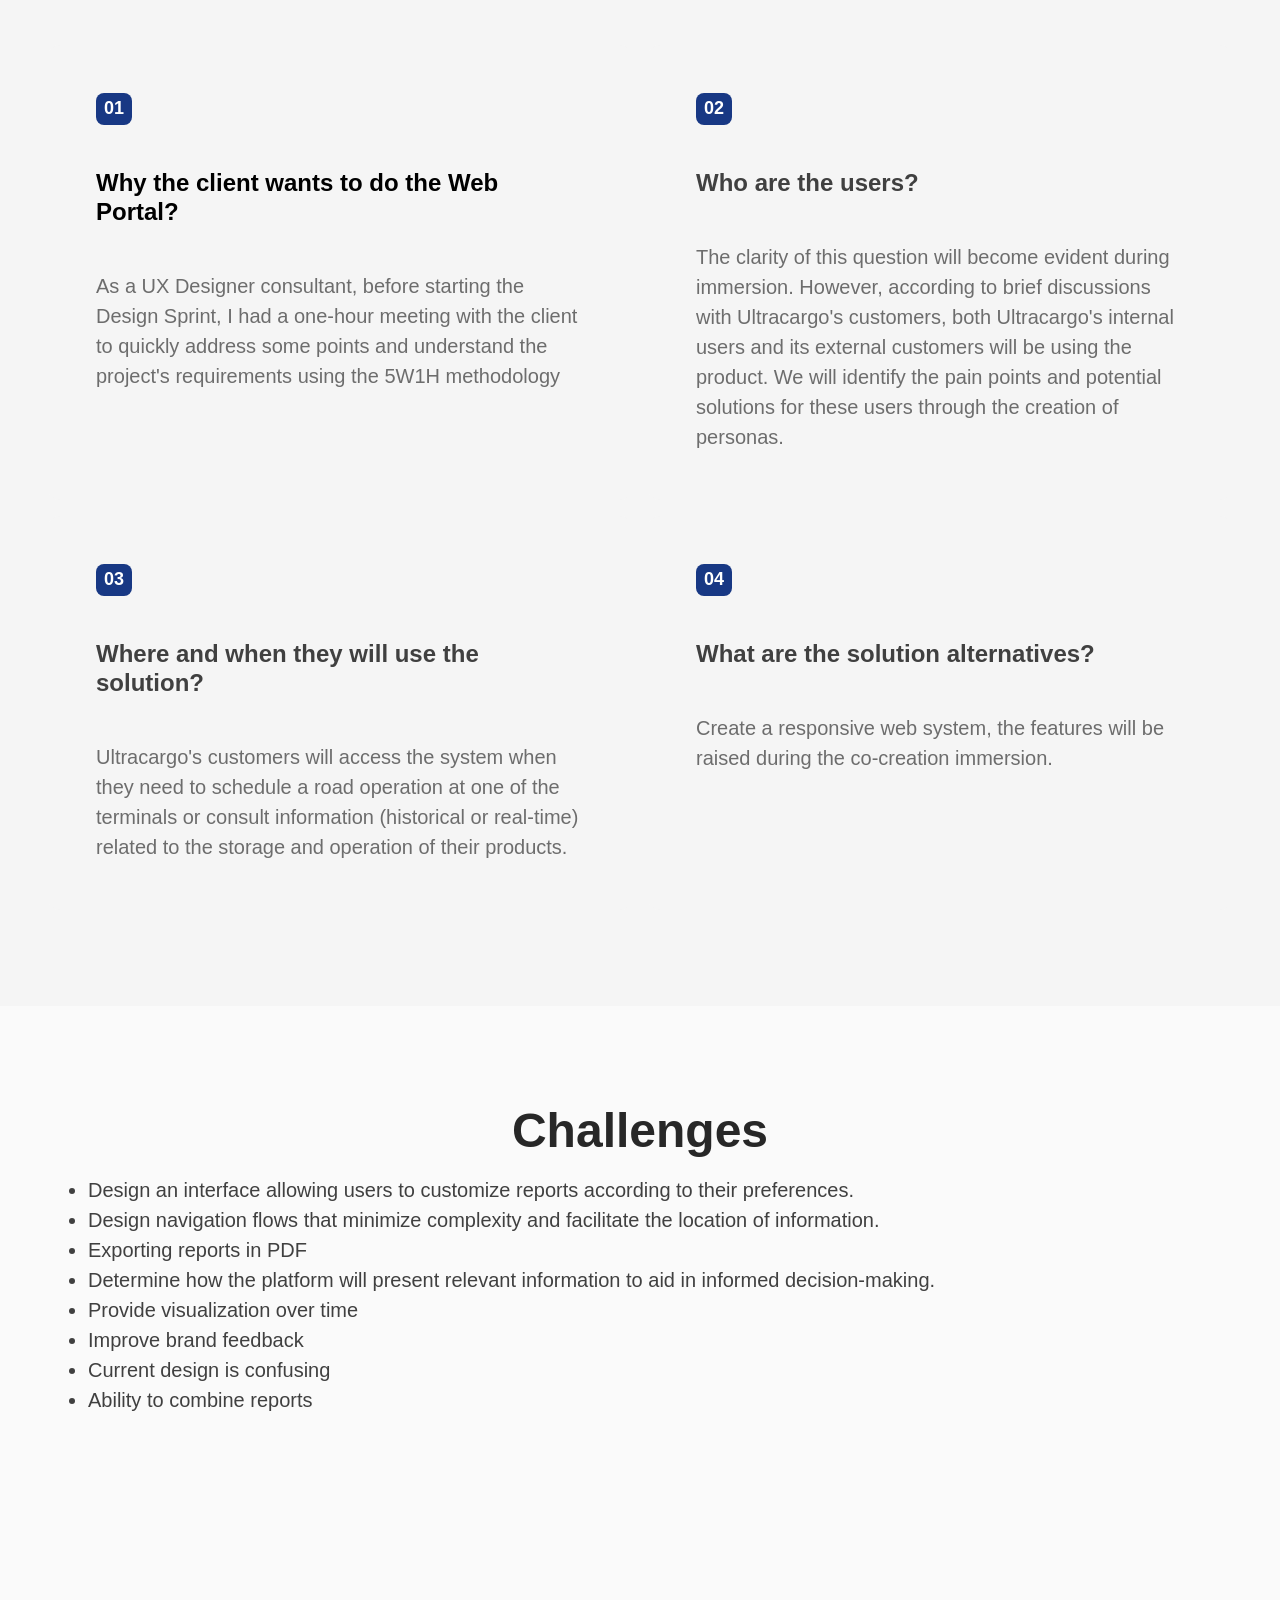
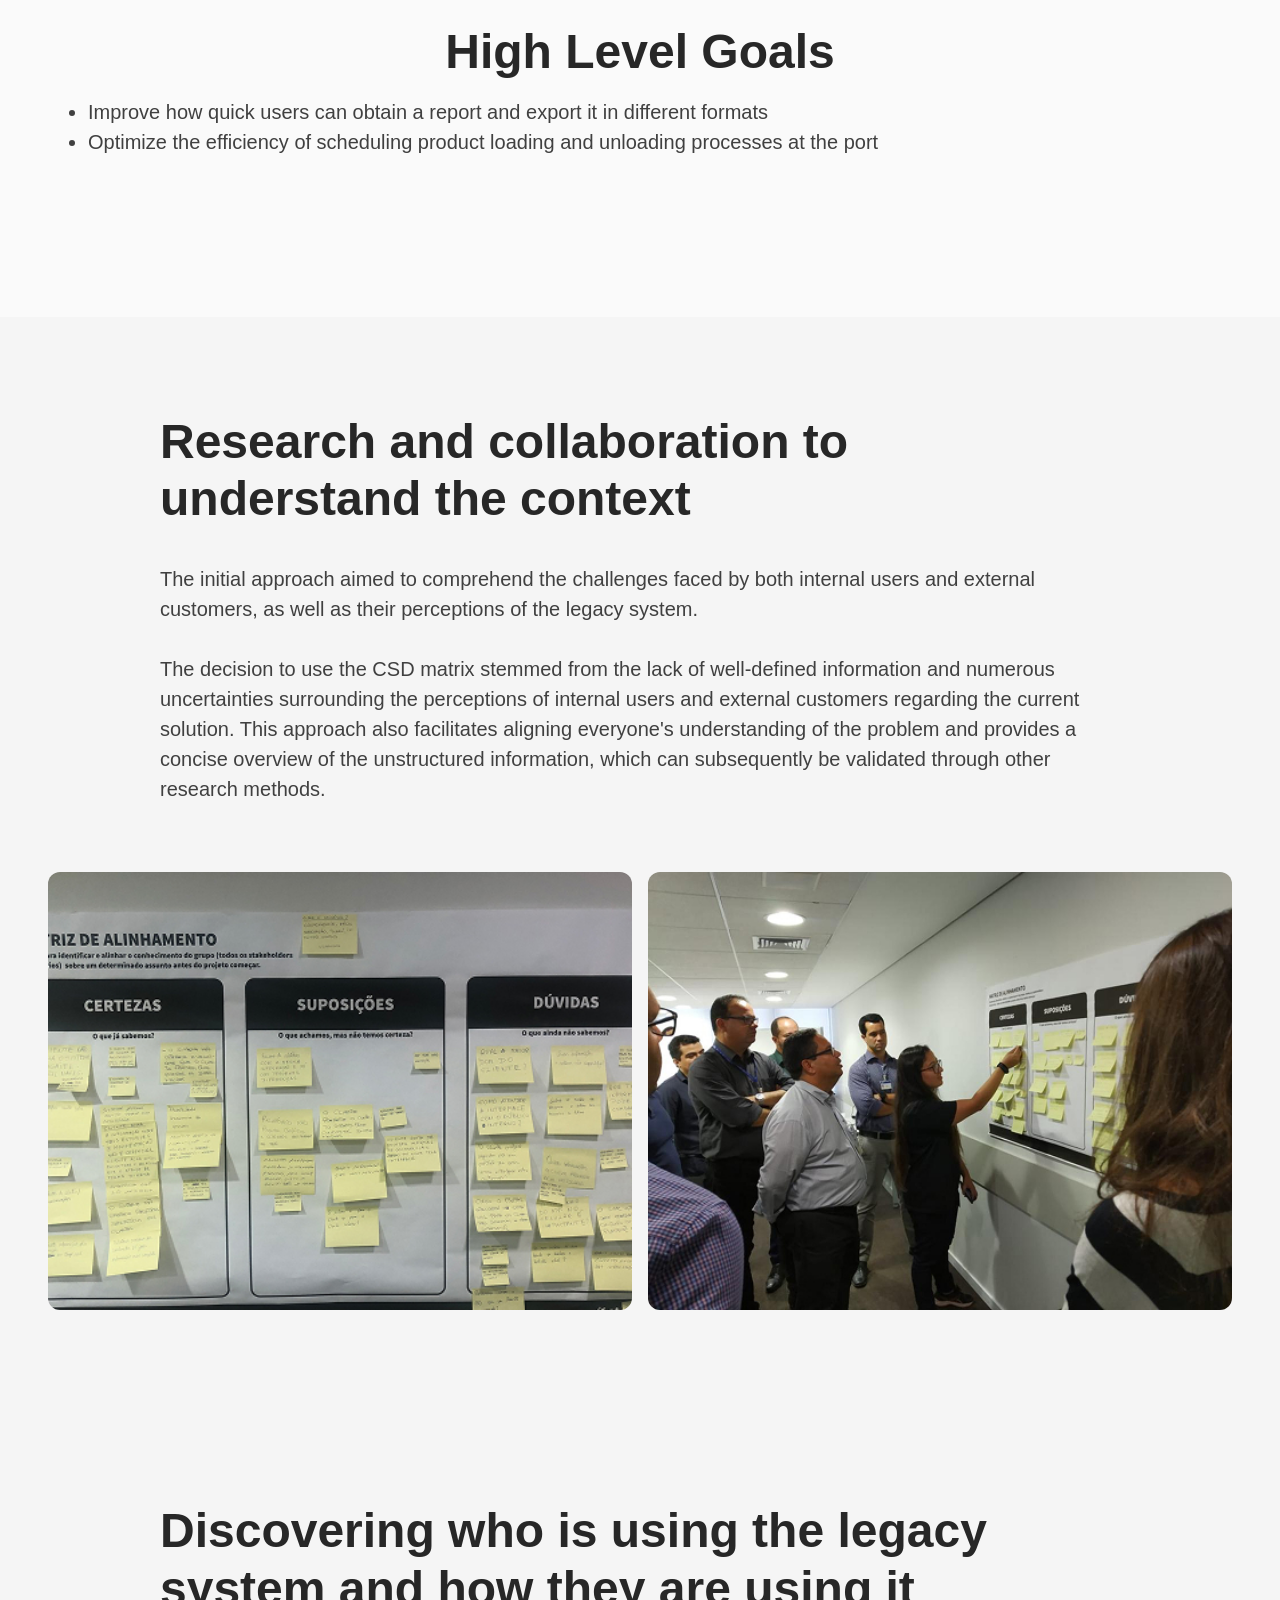
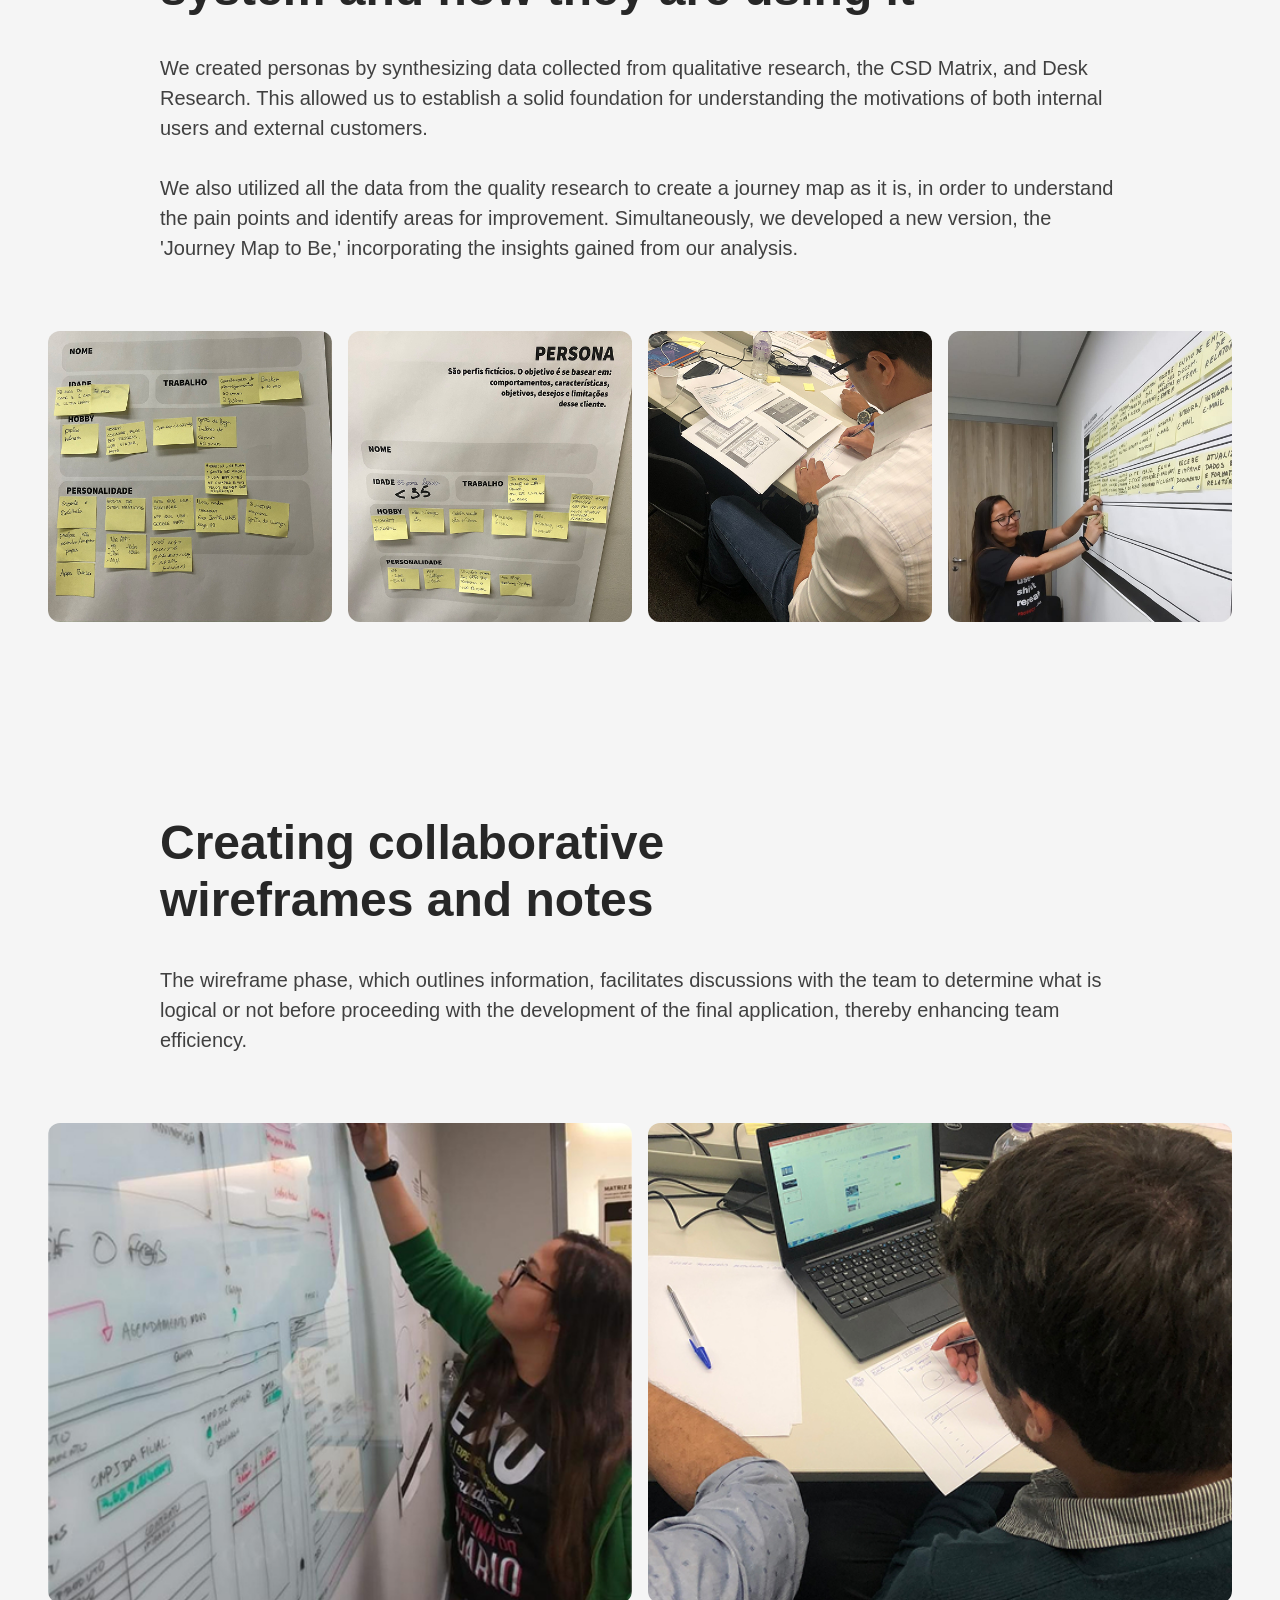
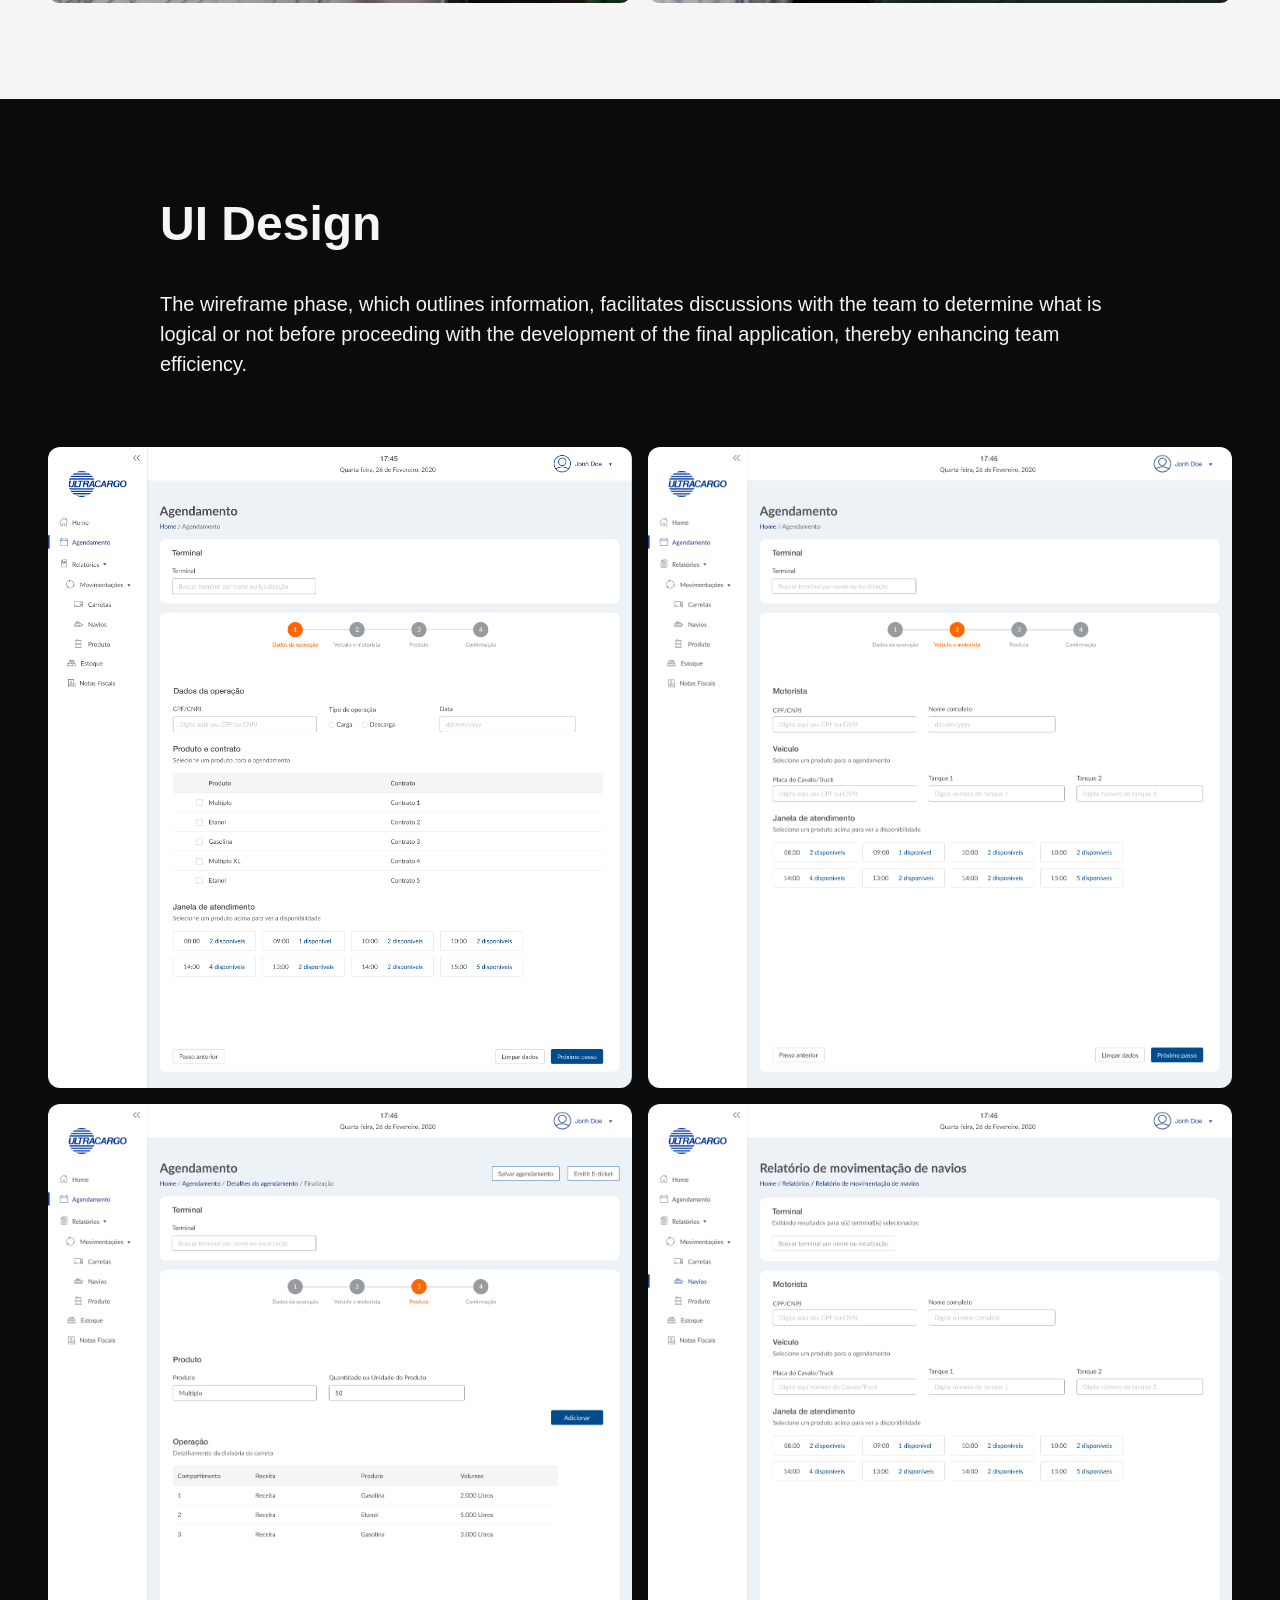
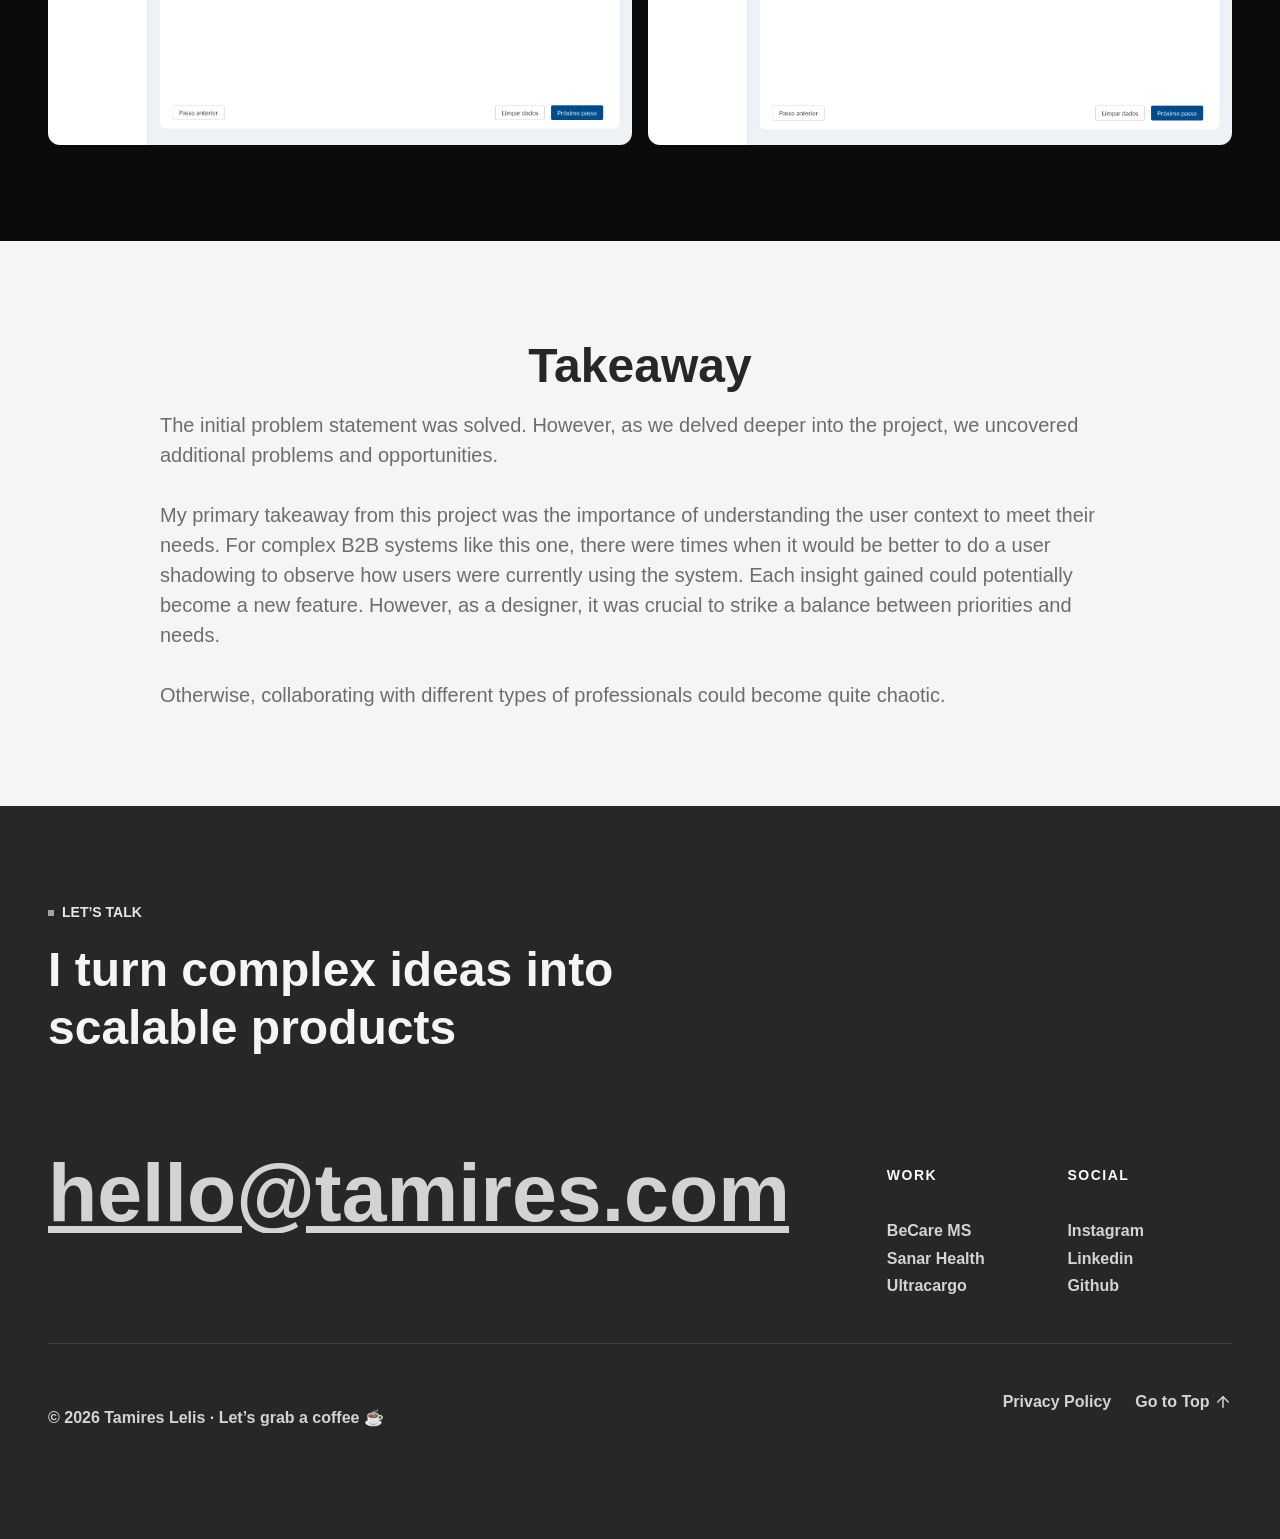
<file: works/ultracargo/index.html>
<!DOCTYPE html><html lang="en" data-ws-project="2024a3c9-de1b-4705-a0f1-1e4ac9bfda30" data-ws-version="12263" data-ws-last-published="2026-08-07T14:14:39.377Z"><head><link rel="stylesheet" type="text/css" href="/assets/static/app_generated_index-6937cd5a.Dt0KTjtJ.css"><meta charSet="UTF-8"/><meta name="viewport" content="width=device-width,initial-scale=1"/><script async="" src="https://www.googletagmanager.com/gtag/js?id=G-9N3LGXKLC7"></script><link rel="icon" href="/assets/favicon_C1VJaB9edSC7Lx5D-Efdn.jpg"/><link rel="preload" href="/assets/PublicSans-VariableFont_wght__WmxQh0krgZkZtrQz8np7.woff2" as="font" crossorigin="anonymous"/><link rel="preload" href="/assets/PublicSans-Italic-VariableFont_wght_SHDHebvBRM4_2MmjcpM2M.woff2" as="font" crossorigin="anonymous"/><link rel="preload" href="/assets/ultracargo-bg_NUe-wv-uLD2ktiNyf1pni.jpg" as="image"/><meta property="og:url" content="https://url/works/ultracargo"/><meta property="og:title" content="Ultracargo"/><meta property="og:type" content="website"/><meta property="og:site_name" content="Tamires Lelis - Senior Product Designer"/><meta name="robots" content="noindex, nofollow"/><meta name="description" content="Structuring clarity within a safety-critical legacy port operations system"/><meta property="og:description" content="Structuring clarity within a safety-critical legacy port operations system"/><meta property="twitter:card" content="summary_large_image"/><title>Ultracargo</title><script type="application/ld+json">{
  "@context": "https://schema.org",
  "@type": "WebSite",
  "name": "Tamires Lelis - Senior Product Designer"
}</script><script>
    (function(h,o,t,j,a,r){
        h.hj=h.hj||function(){(h.hj.q=h.hj.q||[]).push(arguments)};
        h._hjSettings={hjid:1814254,hjsv:6};
        a=o.getElementsByTagName('head')[0];
        r=o.createElement('script');r.async=1;
        r.src=t+h._hjSettings.hjid+j+h._hjSettings.hjsv;
        a.appendChild(r);
    })(window,document,'https://static.hotjar.com/c/hotjar-','.js?sv=');
</script>

<!-- --><script>
  window.dataLayer = window.dataLayer || [];
  function gtag(){dataLayer.push(arguments);}
  gtag('js', new Date());

  gtag('config', 'G-9N3LGXKLC7');
</script>

<script defer="" src="https://cloud.umami.is/script.js" data-website-id="294d0398-e9ac-4da5-ad3d-c6da9135fd61"></script></head><body class="w-element"><div class="w-box ct52unj"><div style="display:contents"><div style="display:contents"><div class="w-html-embed"><script src="https://cdn.jsdelivr.net/npm/gsap@3.15/dist/gsap.min.js"></script></div><div class="w-html-embed"><script>

// Seleciona todos os itens de projeto
const projectItems = document.querySelectorAll('.project-item');

projectItems.forEach(item => {
  // Busca a capa específica dentro deste item
  const cover = item.querySelector('.project-cover');

  // Animação ao entrar com o mouse
  item.addEventListener('mouseenter', () => {
    gsap.to(cover, {
      scale: 1.1,
      duration: 0.4,
      ease: "power2.out"
    });
  });

  // Animação ao sair com o mouse
  item.addEventListener('mouseleave', () => {
    gsap.to(cover, {
      scale: 1,
      duration: 0.4,
      ease: "power2.inOut"
    });
  });
});
  
</script></div><div class="w-html-embed"><script>

document.addEventListener("DOMContentLoaded", () => {
  gsap.to(".carousel-track", {
    xPercent: -50,
    duration: 20,
    ease: "none",
    repeat: -1
  });
});
  
</script></div></div></div><div style="display:contents"><div style="display:contents"><div id="nav" class="w-element ch55yya c11hjarc c1805do9 c1rdyaei cv0lb1s c13yf6z4 cu43980 caioxpx c1nu309r c1mavl5z cof5w6e c6mgpa4 cejlbbv c1n136cq c187xq1c c1kt2ixw c1nbp78v"><div class="w-element c1nv02y7 cv0lb1s c13yf6z4 c72p2gh"><div class="w-element c4ndwm5 c1o95vl3 ck9r4ya c113r1lq cjpvkad c1kekzsc c140dqt9 c4bwbls"><div class="w-element cof5w6e c6mgpa4 cqtg744 c1sh2v30"><div class="w-element cla5yuw c151g8o8"><a class="w-link" href="/"><svg width="34" height="49" viewBox="0 0 34 49" fill="none" xmlns="http://www.w3.org/2000/svg" class="w-element c1sngbkj"><g clip-path="url(#clip0_11601_2407)" class="w-element"><path d="M15.0606 0.5L0 16.9807V48.353H7.52239V8.84009H20.7187V0.5H15.0606Z" fill="currentColor" class="w-element"></path><path d="M18.369 48.4995L33.4302 32.0188V0.646484H25.9066V40.1587H12.7109V48.4995H18.369Z" fill="currentColor" class="w-element"></path></g><defs class="w-element"><clipPath id="clip0_11601_2407" class="w-element"><rect width="34" height="49" fill="white" class="w-element"></rect></clipPath></defs></svg></a></div><div class="w-element cof5w6e c6mgpa4 c1nd21hm czzhg60 c1e26j3i c1oitktr"><a class="w-element cropdey cmbui4f czefk0t ce91zps c1rq0d4s c156co1r c18l6b0o c14xdy04 c17i5tz9 c14l5qny c12vxs2k c1sh2v30 cvshfff cny3zie ci7a6wa ct0yka2" href="/#work">Work</a><a class="w-element cropdey cmbui4f czefk0t ce91zps c1rq0d4s c156co1r c18l6b0o c14xdy04 c17i5tz9 c14l5qny c12vxs2k c1sh2v30 cvshfff cny3zie ci7a6wa ct0yka2" href="/#about">About</a><a class="w-element cropdey cmbui4f czefk0t ce91zps c1rq0d4s c156co1r c18l6b0o c14xdy04 c17i5tz9 c14l5qny c12vxs2k c1sh2v30 cvshfff cny3zie ci7a6wa ct0yka2" href="/#services">Expertise</a><a class="w-element cropdey cmbui4f czefk0t ce91zps c1rq0d4s c156co1r c18l6b0o c14xdy04 c17i5tz9 c14l5qny c12vxs2k c1sh2v30 cvshfff cny3zie ci7a6wa ct0yka2" href="#footer">Contact</a></div><div class="w-element cof5w6e c6mgpa4 crl2npy"><a href="https://docs.google.com/document/d/1yIbxWqA8iR-l9QNqxXW3XpSUFMVdLAwFm6T9cc1JzbA/edit?usp=sharing" data-umami-event="resume" target="_blank" class="w-element ccsy7xc c126wj6q c9zkcd czplipl c1yabzl1 csohm68 cpv6jm9 cto8pp c1233eak c19n7psi cropdey cmbui4f c19agdix ce91zps c12vxs2k c156co1r c18l6b0o c14xdy04 c17i5tz9 c14l5qny cla5yuw c1q0mmy0 c16z8nc9 c1oitktr">Resume</a><div class="w-element c1ie5aao cw7ohbn c76r6xf c1qn6qv1 c4ndwm5 c1o95vl3 coorlo5 cov27qk c13scpy ci582kr c1gwmzil c1b4pb9e c1lhlg0w c30bnat c1gv4z5f c10eeqw2 c1txoun6 cspl6b2 cadj9b2 c1emz4tb nav-button"><div class="w-element c1ykj7hc c1kyt7oc c1oapgf1 menu-icon--top"></div><div class="w-element c1ykj7hc c1kyt7oc c1oapgf1 menu-icon--mid"></div><div class="w-element c1ykj7hc c1kyt7oc c1oapgf1 menu-icon--bot"></div></div></div></div><div class="w-element c6mgpa4 crl2npy c2ofohy c14kn2ys c1emz4tb c11chtzl cbo80qi c1sh2v30 c1o95vl3 cr7tlrj c1lhciso c1pq7k1a c11hjarc c1y3z0yv c1rdyaei nav-menu"><a class="w-element cropdey cmbui4f czefk0t ce91zps c1rq0d4s c156co1r c18l6b0o c14xdy04 c17i5tz9 c14l5qny c12vxs2k c1sh2v30 cvshfff cny3zie ci7a6wa" href="/#work">Work</a><a class="w-element cropdey cmbui4f czefk0t ce91zps c1rq0d4s c156co1r c18l6b0o c14xdy04 c17i5tz9 c14l5qny c12vxs2k c1sh2v30 cvshfff cny3zie ci7a6wa" href="/#about">About</a><a class="w-element cropdey cmbui4f czefk0t ce91zps c1rq0d4s c156co1r c18l6b0o c14xdy04 c17i5tz9 c14l5qny c12vxs2k c1sh2v30 cvshfff cny3zie ci7a6wa" href="/#contact">Contact</a></div></div></div></div></div></div><main class="w-box"><section id="hero" class="w-box c1pq6uty c25y1nw cstacim cvbwj4v cj9wly1 ct893cy c1vwclnu c1c7svtg"><div class="w-box cof5w6e cfnird cv0lb1s c13yf6z4 c12gst9e c72p2gh c17lgyl1 c1smnc6y c17m4mik c108wrh8"><div class="w-element cof5w6e c1kqvin9 cpvntxv c14z7asw ck5thp7 c1kuk279 cejlbbv c6mgpa4 cfnird ct52unj ckxilo0"><h1 class="w-element c8fhes7 czefk0t c1b4r1bu c5f6cy7 cdazgi9 cl2sfmw c1q0mmy0 cres1bi c1sg8oxy cdzuz5l c1m0f0bu cvshfff cx6lqov">Transforming port terminal operations into a data-driven management experience</h1><div class="w-element cv0lb1s c13yf6z4 c6q5r87 czcz6ve c3bdrgr c7awij8 c8wy1c4 cubs89c cof5w6e c6mgpa4 cejlbbv c1bq0a4m cadjfwi c1v1zzcv c17ksut4 c13dvlwf c1s61ss6 ckrtx0t cg6xhd3 c1pl58m7 c1d1b940 czdqu4"><video src="/assets/Ultracargo_Reel_CTqddLy32wnrqXCx17oz9.mp4" preload="auto" autoPlay="" muted="" playsInline="" crossorigin="anonymous" width="/assets/Ultracargo_Reel_CTqddLy32wnrqXCx17oz9.mp4" height="/assets/Ultracargo_Reel_CTqddLy32wnrqXCx17oz9.mp4" alt="/assets/Ultracargo_Reel_CTqddLy32wnrqXCx17oz9.mp4" loop="" class="w-video cubmhfi comce8k c5op25b cbyacly c1ypz9m8 caw91jg c1htvq41 cqdu1qk cl23al1 caduufb cxkvscs c19elpq9 c1q97w3i" data-ws-video-id=":R45m:"></video></div></div></div></section><div class="w-element ct52unj cgt90ys cods10o c1wb05ox cyd0cqc c1gjtb6c co3kb0v c1a96kp7 c16t3xot c1eatw2y"><div class="w-element cof5w6e cfnird cv0lb1s c13yf6z4 c12gst9e c72p2gh c17lgyl1 c1smnc6y c17m4mik c108wrh8"><div class="w-element cczhj6d clu63kx c18oe72u c14z7asw cqgpgi8 ct3kpq6 cfnird cmxbz3u cha1ar7"><div class="w-element c1xdxal5 c3bdrgr c7awij8 c8wy1c4 cubs89c ct52unj ccstbx2 covvr98 cof5w6e cfnird c19u25xg c1fht5ls ccnor97 c1o95vl3 ck9r4ya c1qgv0xf c1hfz93z"><h2 class="w-element c19fsvcg c1b4r1bu c19agdix c5f6cy7 cdazgi9 c1sngbkj c1i1631q c3trwqa c1ha3ohj">Our Customers</h2><p class="w-element c46bvhq c11ziyyh c1rq0d4s">Ultracargo is Brazil&#x27;s largest bulk liquids storage company, primarily operating in the storage of chemicals, petrochemicals, biofuel, and vegetable oil.</p></div><div class="w-element c1xdxal5 c3bdrgr c7awij8 c8wy1c4 cubs89c ct52unj ccstbx2 covvr98 cof5w6e cfnird c19u25xg c1fht5ls ccnor97 c1o95vl3 ck9r4ya c1qgv0xf c1hfz93z"><h2 class="w-element c19fsvcg c1b4r1bu c19agdix c5f6cy7 cdazgi9 c1sngbkj c1i1631q c3trwqa c1ha3ohj">Constraints</h2><p class="w-element c46bvhq c11ziyyh c1rq0d4s">Not having time to use the legacy system to understand better the user journey as it is.</p></div><div class="w-element c1xdxal5 c3bdrgr c7awij8 c8wy1c4 cubs89c ct52unj ccstbx2 covvr98 cof5w6e cfnird c19u25xg c1fht5ls ccnor97 c1o95vl3 ck9r4ya c1qgv0xf c1hfz93z"><h2 class="w-element c19fsvcg c1b4r1bu c19agdix c5f6cy7 cdazgi9 c1sngbkj c1i1631q c3trwqa c1ha3ohj">Their Problems</h2><p class="w-element c46bvhq c11ziyyh c1rq0d4s">Ultracargo has a legacy system that allows you to interrogate data, visualize charts, schedule product loading and unloading, generate invoices, and download reports from the port terminal. Their internal users and external customers are involved in managing the port terminals. They mentioned how difficult it was to generate reports, schedule product loading and unloading, and the lack of visualization over time of the port terminal in a user interview.</p></div><div class="w-element c1xdxal5 c3bdrgr c7awij8 c8wy1c4 cubs89c ct52unj ccstbx2 covvr98 cof5w6e cfnird c19u25xg c1fht5ls ccnor97 c1o95vl3 ck9r4ya c1qgv0xf c1hfz93z"><h2 class="w-element c19fsvcg c1b4r1bu c19agdix c5f6cy7 cdazgi9 c1sngbkj c1i1631q c3trwqa c1ha3ohj">My Role</h2><p class="w-element c46bvhq c11ziyyh c1rq0d4s">I facilitated the Design Sprint and worked as UI/ UX designer consultant.</p></div><div class="w-element c1xdxal5 c3bdrgr c7awij8 c8wy1c4 cubs89c ct52unj ccstbx2 covvr98 cof5w6e cfnird c19u25xg c1fht5ls ccnor97 c1o95vl3 ck9r4ya c1qgv0xf c1hfz93z"><h2 class="w-element c19fsvcg c1b4r1bu c19agdix c5f6cy7 cdazgi9 c1sngbkj c1i1631q c3trwqa c1ha3ohj">Timeline</h2><p class="w-element c46bvhq c11ziyyh c1rq0d4s">6 week in 2021</p></div><div class="w-element c1xdxal5 c3bdrgr c7awij8 c8wy1c4 cubs89c ct52unj ccstbx2 covvr98 cof5w6e cfnird c19u25xg c1fht5ls ccnor97 c1o95vl3 ck9r4ya c1qgv0xf c1hfz93z"><h2 class="w-element c19fsvcg c1b4r1bu c19agdix c5f6cy7 cdazgi9 c1sngbkj c1i1631q c3trwqa c1ha3ohj">Client</h2><p class="w-element c46bvhq c11ziyyh c1rq0d4s">Ultracargo</p></div></div></div></div><div class="w-element ct52unj cgt90ys ca6gv1s c1wb05ox cyd0cqc co3kb0v c1a96kp7"><div class="w-element cof5w6e cfnird cv0lb1s c13yf6z4 c12gst9e c72p2gh c17lgyl1 c1smnc6y c17m4mik c108wrh8"><div class="w-element clu63kx c18oe72u c14z7asw cqgpgi8 ct3kpq6 cfnird cof5w6e"><h2 class="w-element c19fsvcg c1b4r1bu c19agdix c5f6cy7 cdazgi9 c1sngbkj c1q0mmy0 c1i1631q c3trwqa c1ha3ohj">Roadmap</h2><img alt="" width="1287" height="340" src="/assets/roadmap_v34YfwrGTsPavhnkpXxqf.svg" class="w-image caioxpx" sizes="100vw" srcSet="/assets/roadmap_v34YfwrGTsPavhnkpXxqf.svg 16w, /assets/roadmap_v34YfwrGTsPavhnkpXxqf.svg 32w, /assets/roadmap_v34YfwrGTsPavhnkpXxqf.svg 48w, /assets/roadmap_v34YfwrGTsPavhnkpXxqf.svg 64w, /assets/roadmap_v34YfwrGTsPavhnkpXxqf.svg 96w, /assets/roadmap_v34YfwrGTsPavhnkpXxqf.svg 128w, /assets/roadmap_v34YfwrGTsPavhnkpXxqf.svg 256w, /assets/roadmap_v34YfwrGTsPavhnkpXxqf.svg 384w, /assets/roadmap_v34YfwrGTsPavhnkpXxqf.svg 640w, /assets/roadmap_v34YfwrGTsPavhnkpXxqf.svg 750w, /assets/roadmap_v34YfwrGTsPavhnkpXxqf.svg 828w, /assets/roadmap_v34YfwrGTsPavhnkpXxqf.svg 1080w, /assets/roadmap_v34YfwrGTsPavhnkpXxqf.svg 1200w, /assets/roadmap_v34YfwrGTsPavhnkpXxqf.svg 1920w, /assets/roadmap_v34YfwrGTsPavhnkpXxqf.svg 2048w, /assets/roadmap_v34YfwrGTsPavhnkpXxqf.svg 3840w" decoding="async" loading="lazy"/></div></div></div><div class="w-element ct52unj cgt90ys ca6gv1s c1xdxal5 c1wb05ox cyd0cqc co3kb0v c1a96kp7"><div class="w-element cof5w6e cfnird cv0lb1s c13yf6z4 c12gst9e c72p2gh c17lgyl1 c1smnc6y c17m4mik c108wrh8"><div class="w-element clu63kx c18oe72u c14z7asw c14kn2ys c2ofohy cfnird c14wvgdg c1nd21hm cof5w6e cv0lb1s c13yf6z4 cshr7pv"><h2 class="w-element c19fsvcg c1b4r1bu c19agdix c5f6cy7 cdazgi9 c1sngbkj c1i1631q c3trwqa c1ha3ohj">Kickoff Meeting</h2><p class="w-element c46bvhq c11ziyyh c1rq0d4s">As a UX Designer consultant, before starting the Design Sprint, I had a one-hour meeting with the client to quickly address some points and understand the project&#x27;s requirements using the 5W1H methodology</p></div><div class="w-element clu63kx c18oe72u c14z7asw cqgpgi8 ct3kpq6 cfnird cczhj6d ce5khyi cmxbz3u cha1ar7"><div class="w-element c1xdxal5 c3bdrgr c7awij8 c8wy1c4 cubs89c ct52unj ccstbx2 covvr98 cof5w6e cfnird c19u25xg c1fht5ls ccnor97 c1o95vl3 ck9r4ya c1qgv0xf c1hfz93z"><div class="w-element c1q0mmy0 cof5w6e c6mgpa4 cejlbbv c10zj2as c1pij072 c1ad6wmg c13dpiwn c11ytfml czopspf ct52unj c1d46949 c1whksqq c135ug2e cp5ms69">01</div><h3 class="w-element cxnqdyk">Why the client wants to do the Web Portal?</h3><p class="w-element c46bvhq c11ziyyh c11chtzl c5f6cy7 cdazgi9">As a UX Designer consultant, before starting the Design Sprint, I had a one-hour meeting with the client to quickly address some points and understand the project&#x27;s requirements using the 5W1H methodology</p></div><div class="w-element c1xdxal5 c3bdrgr c7awij8 c8wy1c4 cubs89c ct52unj ccstbx2 covvr98 cof5w6e cfnird c19u25xg c1fht5ls ccnor97 c1o95vl3 ck9r4ya c1qgv0xf c1hfz93z"><div class="w-element c1q0mmy0 cof5w6e c6mgpa4 cejlbbv c10zj2as c1pij072 c1ad6wmg c13dpiwn c11ytfml czopspf ct52unj c1d46949 c1whksqq c135ug2e cp5ms69 cn43dbv c149ljoi c9phgz7 c1n7bgh3">02</div><h3 class="w-element c1rq0d4s cxnqdyk">Who are the users?</h3><p class="w-element c46bvhq c11ziyyh c11chtzl c5f6cy7 cdazgi9">The clarity of this question will become evident during immersion. However, according to brief discussions with Ultracargo&#x27;s customers, both Ultracargo&#x27;s internal users and its external customers will be using the product. We will identify the pain points and potential solutions for these users through the creation of personas.</p></div><div class="w-element c1xdxal5 c3bdrgr c7awij8 c8wy1c4 cubs89c ct52unj ccstbx2 covvr98 cof5w6e cfnird c19u25xg c1fht5ls ccnor97 c1o95vl3 ck9r4ya c1qgv0xf c1hfz93z"><div class="w-element c1q0mmy0 cof5w6e c6mgpa4 cejlbbv c10zj2as c1pij072 c1ad6wmg c13dpiwn c11ytfml czopspf ct52unj c1d46949 c1whksqq c135ug2e cp5ms69">03</div><h3 class="w-element c1rq0d4s cxnqdyk">Where and when they will use the solution?</h3><p class="w-element c46bvhq c11ziyyh c11chtzl c5f6cy7 cdazgi9">Ultracargo&#x27;s customers will access the system when they need to schedule a road operation at one of the terminals or consult information (historical or real-time) related to the storage and operation of their products.</p></div><div class="w-element c1xdxal5 c3bdrgr c7awij8 c8wy1c4 cubs89c ct52unj ccstbx2 covvr98 cof5w6e cfnird c19u25xg c1fht5ls ccnor97 c1o95vl3 ck9r4ya c1qgv0xf c1hfz93z"><div class="w-element c1q0mmy0 cof5w6e c6mgpa4 cejlbbv c10zj2as c1pij072 c1ad6wmg c13dpiwn c11ytfml czopspf ct52unj c1d46949 c1whksqq c135ug2e cp5ms69">04</div><h3 class="w-element c1rq0d4s cxnqdyk">What are the solution alternatives?</h3><p class="w-element c46bvhq c11ziyyh c11chtzl c5f6cy7 cdazgi9">Create a responsive web system, the features will be raised during the co-creation immersion.</p></div></div></div></div><div class="w-element ct52unj cgt90ys ca6gv1s c1wb05ox cyd0cqc co3kb0v c1a96kp7"><div class="w-element cof5w6e cfnird cv0lb1s c13yf6z4 c12gst9e c72p2gh c17lgyl1 c1smnc6y c17m4mik c108wrh8"><div class="w-element clu63kx c18oe72u c14z7asw c14kn2ys c2ofohy cfnird c14wvgdg c1nd21hm cof5w6e cv0lb1s c13yf6z4 cshr7pv"><h2 class="w-element c19fsvcg c1b4r1bu c19agdix c5f6cy7 cdazgi9 c1sngbkj c1q0mmy0 c1i1631q c3trwqa c1ha3ohj">Challenges</h2></div><ul class="w-element c11ziyyh c1rq0d4s"><li class="w-element c46bvhq">Design an interface allowing users to customize reports according to their preferences.</li><li class="w-element c46bvhq">Design navigation flows that minimize complexity and facilitate the location of information.</li><li class="w-element c46bvhq">Exporting reports in PDF </li><li class="w-element c46bvhq">Determine how the platform will present relevant information to aid in informed decision-making.</li><li class="w-element c46bvhq">Provide visualization over time</li><li class="w-element c46bvhq">Improve brand feedback</li><li class="w-element c46bvhq">Current design is confusing</li><li class="w-element c46bvhq">Ability to combine reports</li></ul></div></div><div class="w-element ct52unj cgt90ys ca6gv1s c1wb05ox cyd0cqc co3kb0v c1a96kp7"><div class="w-element cof5w6e cfnird cv0lb1s c13yf6z4 c12gst9e c72p2gh c17lgyl1 c1smnc6y c17m4mik c108wrh8"><div class="w-element clu63kx c18oe72u c14z7asw c14kn2ys c2ofohy cfnird c14wvgdg c1nd21hm cof5w6e cv0lb1s c13yf6z4 cshr7pv"><h2 class="w-element c19fsvcg c1b4r1bu c19agdix c5f6cy7 cdazgi9 c1sngbkj c1i1631q c3trwqa c1ha3ohj">High Level Goals</h2></div><ul class="w-element c11ziyyh c1rq0d4s"><li class="w-element c46bvhq">Improve how quick users can obtain a report and export it in different formats</li><li class="w-element c46bvhq">Optimize the efficiency of scheduling product loading and unloading processes at the port</li></ul><div class="w-element clu63kx cpvntxv c14z7asw cqgpgi8 ct3kpq6 cfnird cczhj6d ce5khyi cmxbz3u c1nhyap1"></div></div></div><div class="w-element ct52unj cgt90ys ca6gv1s c1xdxal5 c1wb05ox cyd0cqc co3kb0v c1a96kp7"><div class="w-element cof5w6e cfnird cv0lb1s c13yf6z4 c12gst9e c72p2gh c17lgyl1 c1smnc6y c17m4mik c108wrh8"><div class="w-element clu63kx c18oe72u c14z7asw c14kn2ys c2ofohy cfnird c14wvgdg c1nd21hm cof5w6e cv0lb1s c13yf6z4 cshr7pv"><h2 class="w-element c19fsvcg c1b4r1bu c19agdix c5f6cy7 cdazgi9 c1sngbkj cshr7pv c1i1631q c3trwqa c1ha3ohj">Research and collaboration to understand the context</h2><p class="w-element c46bvhq c11ziyyh c1rq0d4s cshr7pv">The initial approach aimed to comprehend the challenges faced by both internal users and external customers, as well as their perceptions of the legacy system.<br/><br/>The decision to use the CSD matrix stemmed from the lack of well-defined information and numerous uncertainties surrounding the perceptions of internal users and external customers regarding the current solution. This approach also facilitates aligning everyone&#x27;s understanding of the problem and provides a concise overview of the unstructured information, which can subsequently be validated through other research methods.</p></div><div class="w-element clu63kx cpvntxv c14z7asw cqgpgi8 ct3kpq6 cfnird cczhj6d ce5khyi c1exe84p cf22lq"><img alt="" width="512" height="327" src="/assets/research-01_UvT-Oh2o8c094ZkzO7yJZ.jpg" class="w-image caioxpx c1kxqbcf cubmhfi c3bdrgr c7awij8 c8wy1c4 cubs89c" sizes="100vw" srcSet="/assets/research-01_UvT-Oh2o8c094ZkzO7yJZ.jpg 16w, /assets/research-01_UvT-Oh2o8c094ZkzO7yJZ.jpg 32w, /assets/research-01_UvT-Oh2o8c094ZkzO7yJZ.jpg 48w, /assets/research-01_UvT-Oh2o8c094ZkzO7yJZ.jpg 64w, /assets/research-01_UvT-Oh2o8c094ZkzO7yJZ.jpg 96w, /assets/research-01_UvT-Oh2o8c094ZkzO7yJZ.jpg 128w, /assets/research-01_UvT-Oh2o8c094ZkzO7yJZ.jpg 256w, /assets/research-01_UvT-Oh2o8c094ZkzO7yJZ.jpg 384w, /assets/research-01_UvT-Oh2o8c094ZkzO7yJZ.jpg 640w, /assets/research-01_UvT-Oh2o8c094ZkzO7yJZ.jpg 750w, /assets/research-01_UvT-Oh2o8c094ZkzO7yJZ.jpg 828w, /assets/research-01_UvT-Oh2o8c094ZkzO7yJZ.jpg 1080w" decoding="async" loading="lazy"/><img alt="" width="512" height="384" src="/assets/research-02_Vh7Tb98OhRjWtUKtBHI1G.jpg" class="w-image caioxpx c3bdrgr c7awij8 c8wy1c4 cubs89c" sizes="100vw" srcSet="/assets/research-02_Vh7Tb98OhRjWtUKtBHI1G.jpg 16w, /assets/research-02_Vh7Tb98OhRjWtUKtBHI1G.jpg 32w, /assets/research-02_Vh7Tb98OhRjWtUKtBHI1G.jpg 48w, /assets/research-02_Vh7Tb98OhRjWtUKtBHI1G.jpg 64w, /assets/research-02_Vh7Tb98OhRjWtUKtBHI1G.jpg 96w, /assets/research-02_Vh7Tb98OhRjWtUKtBHI1G.jpg 128w, /assets/research-02_Vh7Tb98OhRjWtUKtBHI1G.jpg 256w, /assets/research-02_Vh7Tb98OhRjWtUKtBHI1G.jpg 384w, /assets/research-02_Vh7Tb98OhRjWtUKtBHI1G.jpg 640w, /assets/research-02_Vh7Tb98OhRjWtUKtBHI1G.jpg 750w, /assets/research-02_Vh7Tb98OhRjWtUKtBHI1G.jpg 828w, /assets/research-02_Vh7Tb98OhRjWtUKtBHI1G.jpg 1080w" decoding="async" loading="lazy"/></div></div></div><div class="w-element ct52unj cgt90ys ca6gv1s c1xdxal5 c1wb05ox cyd0cqc co3kb0v c1a96kp7"><div class="w-element cof5w6e cfnird cv0lb1s c13yf6z4 c12gst9e c72p2gh c17lgyl1 c1smnc6y c17m4mik c108wrh8"><div class="w-element clu63kx c18oe72u c14z7asw c14kn2ys c2ofohy cfnird c14wvgdg c1nd21hm cof5w6e cv0lb1s c13yf6z4 cshr7pv"><h2 class="w-element c19fsvcg c1b4r1bu c19agdix c5f6cy7 cdazgi9 c1sngbkj cshr7pv c1i1631q c3trwqa c1ha3ohj">Discovering who is using the legacy system and how they are using it</h2><p class="w-element c46bvhq c11ziyyh c1rq0d4s cshr7pv">We created personas by synthesizing data collected from qualitative research, the CSD Matrix, and Desk Research. This allowed us to establish a solid foundation for understanding the motivations of both internal users and external customers.<br/><br/>We also utilized all the data from the quality research to create a journey map as it is, in order to understand the pain points and identify areas for improvement. Simultaneously, we developed a new version, the &#x27;Journey Map to Be,&#x27; incorporating the insights gained from our analysis.</p></div><div class="w-element cgle1kl cpvntxv c14z7asw cqgpgi8 ct3kpq6 cfnird cczhj6d ce5khyi czg97mh cbw0ss1"><img alt="" width="512" height="524" src="/assets/discover-01_arTaYOR2_s_bJkrC4Cvk2.jpg" class="w-image caioxpx c1kxqbcf cubmhfi c3bdrgr c7awij8 c8wy1c4 cubs89c" sizes="100vw" srcSet="/assets/discover-01_arTaYOR2_s_bJkrC4Cvk2.jpg 16w, /assets/discover-01_arTaYOR2_s_bJkrC4Cvk2.jpg 32w, /assets/discover-01_arTaYOR2_s_bJkrC4Cvk2.jpg 48w, /assets/discover-01_arTaYOR2_s_bJkrC4Cvk2.jpg 64w, /assets/discover-01_arTaYOR2_s_bJkrC4Cvk2.jpg 96w, /assets/discover-01_arTaYOR2_s_bJkrC4Cvk2.jpg 128w, /assets/discover-01_arTaYOR2_s_bJkrC4Cvk2.jpg 256w, /assets/discover-01_arTaYOR2_s_bJkrC4Cvk2.jpg 384w, /assets/discover-01_arTaYOR2_s_bJkrC4Cvk2.jpg 640w, /assets/discover-01_arTaYOR2_s_bJkrC4Cvk2.jpg 750w, /assets/discover-01_arTaYOR2_s_bJkrC4Cvk2.jpg 828w, /assets/discover-01_arTaYOR2_s_bJkrC4Cvk2.jpg 1080w" decoding="async" loading="lazy"/><img alt="" width="512" height="524" src="/assets/discover-02_8eONGHejEodOWyDYRO7l7.jpg" class="w-image caioxpx c3bdrgr c7awij8 c8wy1c4 cubs89c" sizes="100vw" srcSet="/assets/discover-02_8eONGHejEodOWyDYRO7l7.jpg 16w, /assets/discover-02_8eONGHejEodOWyDYRO7l7.jpg 32w, /assets/discover-02_8eONGHejEodOWyDYRO7l7.jpg 48w, /assets/discover-02_8eONGHejEodOWyDYRO7l7.jpg 64w, /assets/discover-02_8eONGHejEodOWyDYRO7l7.jpg 96w, /assets/discover-02_8eONGHejEodOWyDYRO7l7.jpg 128w, /assets/discover-02_8eONGHejEodOWyDYRO7l7.jpg 256w, /assets/discover-02_8eONGHejEodOWyDYRO7l7.jpg 384w, /assets/discover-02_8eONGHejEodOWyDYRO7l7.jpg 640w, /assets/discover-02_8eONGHejEodOWyDYRO7l7.jpg 750w, /assets/discover-02_8eONGHejEodOWyDYRO7l7.jpg 828w, /assets/discover-02_8eONGHejEodOWyDYRO7l7.jpg 1080w" decoding="async" loading="lazy"/><img alt="" width="512" height="524" src="/assets/discover-03_hsizi_Qu2yLPbPIC66KRc.jpg" class="w-image caioxpx c3bdrgr c7awij8 c8wy1c4 cubs89c" sizes="100vw" srcSet="/assets/discover-03_hsizi_Qu2yLPbPIC66KRc.jpg 16w, /assets/discover-03_hsizi_Qu2yLPbPIC66KRc.jpg 32w, /assets/discover-03_hsizi_Qu2yLPbPIC66KRc.jpg 48w, /assets/discover-03_hsizi_Qu2yLPbPIC66KRc.jpg 64w, /assets/discover-03_hsizi_Qu2yLPbPIC66KRc.jpg 96w, /assets/discover-03_hsizi_Qu2yLPbPIC66KRc.jpg 128w, /assets/discover-03_hsizi_Qu2yLPbPIC66KRc.jpg 256w, /assets/discover-03_hsizi_Qu2yLPbPIC66KRc.jpg 384w, /assets/discover-03_hsizi_Qu2yLPbPIC66KRc.jpg 640w, /assets/discover-03_hsizi_Qu2yLPbPIC66KRc.jpg 750w, /assets/discover-03_hsizi_Qu2yLPbPIC66KRc.jpg 828w, /assets/discover-03_hsizi_Qu2yLPbPIC66KRc.jpg 1080w" decoding="async" loading="lazy"/><img alt="" width="512" height="524" src="/assets/discover-04_fcYhvmIydc3xT4bJT6Xyo.jpg" class="w-image caioxpx c3bdrgr c7awij8 c8wy1c4 cubs89c" sizes="100vw" srcSet="/assets/discover-04_fcYhvmIydc3xT4bJT6Xyo.jpg 16w, /assets/discover-04_fcYhvmIydc3xT4bJT6Xyo.jpg 32w, /assets/discover-04_fcYhvmIydc3xT4bJT6Xyo.jpg 48w, /assets/discover-04_fcYhvmIydc3xT4bJT6Xyo.jpg 64w, /assets/discover-04_fcYhvmIydc3xT4bJT6Xyo.jpg 96w, /assets/discover-04_fcYhvmIydc3xT4bJT6Xyo.jpg 128w, /assets/discover-04_fcYhvmIydc3xT4bJT6Xyo.jpg 256w, /assets/discover-04_fcYhvmIydc3xT4bJT6Xyo.jpg 384w, /assets/discover-04_fcYhvmIydc3xT4bJT6Xyo.jpg 640w, /assets/discover-04_fcYhvmIydc3xT4bJT6Xyo.jpg 750w, /assets/discover-04_fcYhvmIydc3xT4bJT6Xyo.jpg 828w, /assets/discover-04_fcYhvmIydc3xT4bJT6Xyo.jpg 1080w" decoding="async" loading="lazy"/></div></div></div><div class="w-element ct52unj cgt90ys ca6gv1s c1xdxal5 c1wb05ox cyd0cqc co3kb0v c1a96kp7"><div class="w-element cof5w6e cfnird cv0lb1s c13yf6z4 c12gst9e c72p2gh c17lgyl1 c1smnc6y c17m4mik c108wrh8"><div class="w-element clu63kx c18oe72u c14z7asw c14kn2ys c2ofohy cfnird c14wvgdg c1nd21hm cof5w6e cv0lb1s c13yf6z4 cshr7pv"><h2 class="w-element c19fsvcg c1b4r1bu c19agdix c5f6cy7 cdazgi9 c1sngbkj cilardz c1i1631q c3trwqa c1ha3ohj">Creating collaborative wireframes and notes</h2><p class="w-element c46bvhq c11ziyyh c1rq0d4s cshr7pv">The wireframe phase, which outlines information, facilitates discussions with the team to determine what is logical or not before proceeding with the development of the final application, thereby enhancing team efficiency.</p></div><div class="w-element clu63kx cpvntxv c14z7asw cqgpgi8 ct3kpq6 cfnird cczhj6d ce5khyi c1exe84p cf22lq"><img alt="" width="512" height="682" src="/assets/Wireframes-01_SEl7J0yyRJhd_fIq6P2FG.jpg" class="w-image caioxpx cubmhfi c3bdrgr c7awij8 c8wy1c4 cubs89c c1vcdx6x" sizes="100vw" srcSet="/assets/Wireframes-01_SEl7J0yyRJhd_fIq6P2FG.jpg 16w, /assets/Wireframes-01_SEl7J0yyRJhd_fIq6P2FG.jpg 32w, /assets/Wireframes-01_SEl7J0yyRJhd_fIq6P2FG.jpg 48w, /assets/Wireframes-01_SEl7J0yyRJhd_fIq6P2FG.jpg 64w, /assets/Wireframes-01_SEl7J0yyRJhd_fIq6P2FG.jpg 96w, /assets/Wireframes-01_SEl7J0yyRJhd_fIq6P2FG.jpg 128w, /assets/Wireframes-01_SEl7J0yyRJhd_fIq6P2FG.jpg 256w, /assets/Wireframes-01_SEl7J0yyRJhd_fIq6P2FG.jpg 384w, /assets/Wireframes-01_SEl7J0yyRJhd_fIq6P2FG.jpg 640w, /assets/Wireframes-01_SEl7J0yyRJhd_fIq6P2FG.jpg 750w, /assets/Wireframes-01_SEl7J0yyRJhd_fIq6P2FG.jpg 828w, /assets/Wireframes-01_SEl7J0yyRJhd_fIq6P2FG.jpg 1080w" decoding="async" loading="lazy"/><img alt="" width="512" height="682" src="/assets/Wireframes-02_V-jB7TDCJZSfruoMVPNNo.jpg" class="w-image c3bdrgr c7awij8 c8wy1c4 cubs89c caioxpx cubmhfi c1vcdx6x" sizes="100vw" srcSet="/assets/Wireframes-02_V-jB7TDCJZSfruoMVPNNo.jpg 16w, /assets/Wireframes-02_V-jB7TDCJZSfruoMVPNNo.jpg 32w, /assets/Wireframes-02_V-jB7TDCJZSfruoMVPNNo.jpg 48w, /assets/Wireframes-02_V-jB7TDCJZSfruoMVPNNo.jpg 64w, /assets/Wireframes-02_V-jB7TDCJZSfruoMVPNNo.jpg 96w, /assets/Wireframes-02_V-jB7TDCJZSfruoMVPNNo.jpg 128w, /assets/Wireframes-02_V-jB7TDCJZSfruoMVPNNo.jpg 256w, /assets/Wireframes-02_V-jB7TDCJZSfruoMVPNNo.jpg 384w, /assets/Wireframes-02_V-jB7TDCJZSfruoMVPNNo.jpg 640w, /assets/Wireframes-02_V-jB7TDCJZSfruoMVPNNo.jpg 750w, /assets/Wireframes-02_V-jB7TDCJZSfruoMVPNNo.jpg 828w, /assets/Wireframes-02_V-jB7TDCJZSfruoMVPNNo.jpg 1080w" decoding="async" loading="lazy"/></div></div></div><div class="w-element ct52unj cgt90ys ca6gv1s c17ehk4d c1wb05ox cyd0cqc co3kb0v c1a96kp7"><div class="w-element cof5w6e cfnird cv0lb1s c13yf6z4 c12gst9e c72p2gh c17lgyl1 c1smnc6y c17m4mik c108wrh8"><div class="w-element clu63kx c18oe72u c14z7asw c14kn2ys c2ofohy cfnird c14wvgdg c1nd21hm cof5w6e cv0lb1s c13yf6z4 cshr7pv"><h2 class="w-element c19fsvcg c1b4r1bu c19agdix c5f6cy7 cdazgi9 c19n7psi cilardz c1i1631q c3trwqa c1ha3ohj">UI Design</h2><p class="w-element c46bvhq c11ziyyh c19n7psi cshr7pv">The wireframe phase, which outlines information, facilitates discussions with the team to determine what is logical or not before proceeding with the development of the final application, thereby enhancing team efficiency.</p></div><div class="w-element clu63kx cpvntxv c14z7asw cqgpgi8 ct3kpq6 cfnird cczhj6d ce5khyi c1exe84p cx0cyoi"><img alt="" width="2252" height="2472" src="/assets/1_6vQrohY3Hd10r1HhooGFR.png" class="w-image caioxpx cubmhfi c3bdrgr c7awij8 c8wy1c4 cubs89c" decoding="async" loading="lazy"/><img alt="" width="3002" height="3296" src="/assets/2_1_9NTQ0NyeC9ph8LBF8sOpE.png" class="w-image c3bdrgr c7awij8 c8wy1c4 cubs89c caioxpx cubmhfi" decoding="async" loading="lazy"/><img alt="" width="3002" height="3296" src="/assets/3_rfvoVTxu2M2Fru5PRyLBq.png" class="w-image c3bdrgr c7awij8 c8wy1c4 cubs89c caioxpx cubmhfi" decoding="async" loading="lazy"/><img alt="" width="3002" height="3296" src="/assets/4_DiDAdWcXopiPkTJXTPPWl.png" class="w-image c3bdrgr c7awij8 c8wy1c4 cubs89c caioxpx cubmhfi" decoding="async" loading="lazy"/></div></div></div><div class="w-element ct52unj cgt90ys ca6gv1s c1xdxal5 c1wb05ox cyd0cqc co3kb0v c1a96kp7"><div class="w-element cof5w6e cfnird cv0lb1s c13yf6z4 c12gst9e c72p2gh c17lgyl1 c1smnc6y c17m4mik c108wrh8"><div class="w-element clu63kx c18oe72u c14z7asw c14kn2ys c2ofohy cfnird c6mgpa4 c1nd21hm cof5w6e cv0lb1s c13yf6z4 cshr7pv c1q0mmy0"><h2 class="w-element c19fsvcg c1b4r1bu c19agdix c5f6cy7 cdazgi9 c1sngbkj c1q0mmy0 c1i1631q c3trwqa c1ha3ohj">Takeaway</h2><p data-ws-tag="h3" class="w-paragraph c46bvhq c11ziyyh c11chtzl c5f6cy7 cdazgi9 c1nw8h38">The initial problem statement was solved. However, as we delved deeper into the project, we uncovered additional problems and opportunities.<br/><br/>My primary takeaway from this project was the importance of understanding the user context to meet their needs. For complex B2B systems like this one, there were times when it would be better to do a user shadowing to observe how users were currently using the system. Each insight gained could potentially become a new feature. However, as a designer, it was crucial to strike a balance between priorities and needs.<br/><br/>Otherwise, collaborating with different types of professionals could become quite chaotic.</p></div></div></div></main><div style="display:contents"><div style="display:contents"><a href="https://docs.google.com/document/d/1yIbxWqA8iR-l9QNqxXW3XpSUFMVdLAwFm6T9cc1JzbA/edit?usp=sharing" data-umami-event="resume" target="_blank" class="w-element ccsy7xc c126wj6q c9zkcd czplipl c1yabzl1 csohm68 cpv6jm9 cto8pp c1233eak c19n7psi cropdey cmbui4f c19agdix ce91zps c1emz4tb c156co1r c18l6b0o c14xdy04 c17i5tz9 c14l5qny cla5yuw c1q0mmy0 c16z8nc9 cjioilx c17m4mik c8jxbob c1oep0kr cuh0tnd c8vga8h c17pbrgg cwh2xnz c18y1yfz">Resume</a><div id="footer" class="w-element ct52unj cgt90ys ca6gv1s c1233eak c1u46ts9 cyd0cqc co3kb0v c1a96kp7"><div class="w-element cof5w6e cfnird cv0lb1s c13yf6z4 c12gst9e c72p2gh c17lgyl1 c1smnc6y c17m4mik c108wrh8"><div class="w-element cof5w6e cfnird ca1teru c88z9fr c12rxci2 c14wvgdg c1nd21hm"><p class="w-element cof5w6e c6mgpa4 c1nd21hm cyqmh81 ceejf0k c15lg6lk criiiqu c19agdix c1ynb3vu c11ziyyh cdazgi9 c5f6cy7"><div class="w-element cueyjc6 c6i9dft c1shimgp"></div><span class="w-element">Let’s talk</span></p><h2 class="w-element c19fsvcg c1b4r1bu c19agdix c5f6cy7 cdazgi9 c19n7psi c1id7qcd c1i1631q c3trwqa c1ha3ohj">I turn complex ideas into scalable products</h2></div><div class="w-element cczhj6d c1wkft6e cpvntxv c14z7asw c14kn2ys c2ofohy ca6gv1s c5bp6ej c14wvgdg c1nd21hm cwlcotc cf22lq cpny08g c13as5oz c89lx15"><div class="w-element c1gsu131 c1nd21hm cof5w6e c1s2otju c1rn4qj c1esetaq c1kcb1sg "><div class="w-element cof5w6e c6mgpa4 c1nd21hm c15enq9a c1nw8h38 c1sh2v30 dynamic-container"><a href="mailto:hello@tamireslelis.com" target="_blank" class="w-element c6mgpa4 c1nd21hm c4xluno c156co1r c18l6b0o c14xdy04 c17i5tz9 c14l5qny ccstbx2 covvr98 c1qchpas c19agdix c1kaattp cgfdkim dynamic-text">hello@tamires.com</a></div></div><div class="w-element cof5w6e cfnird c14wvgdg c1nd21hm cy4rjp5 c1mx0bv6 c1s2otju codc48q c15z9ssy cy2n950 ck4k5jk ckcpkws"><p class="w-element c1xvjddi c1ynb3vu cp5ms69 criiiqu c19p6unp">Work</p><div class="w-element cof5w6e c14wvgdg c1nd21hm cfnird cyqmh81 ceejf0k"><a class="w-element c1qp93bc ce91zps c156co1r c18l6b0o c14xdy04 c17i5tz9 c14l5qny c4xluno c19agdix cjy68nb c1yemr3k c1kaattp" href="/works/becare">BeCare MS</a><a class="w-element c1qp93bc ce91zps c156co1r c18l6b0o c14xdy04 c17i5tz9 c14l5qny c4xluno c19agdix cjy68nb c1yemr3k c1kaattp" href="/works/sanar">Sanar Health</a><a aria-current="page" class="w-element c1qp93bc ce91zps c156co1r c18l6b0o c14xdy04 c17i5tz9 c14l5qny c4xluno c19agdix cjy68nb c1yemr3k c1kaattp active" href="/works/ultracargo">Ultracargo</a></div></div><div class="w-element cof5w6e cfnird c14wvgdg c1nd21hm cy4rjp5 c1y6vnuz c1rn4qj c15z9ssy cy2n950 c1mx0bv6 ck4k5jk ckcpkws"><p class="w-element c1xvjddi c1ynb3vu cp5ms69 criiiqu c19p6unp">Social</p><div class="w-element cof5w6e c14wvgdg c1nd21hm cfnird cyqmh81 ceejf0k"><a href="https://www.instagram.com/tamiresslelis" target="_blank" class="w-element c1qp93bc ce91zps c156co1r c18l6b0o c14xdy04 c17i5tz9 c14l5qny c4xluno c19agdix c12vxs2k cjy68nb c1yemr3k c1kaattp">Instagram</a><a href="https://www.linkedin.com/in/tamireslelis/" target="_blank" class="w-element c1qp93bc ce91zps c156co1r c18l6b0o c14xdy04 c17i5tz9 c14l5qny c4xluno c19agdix cjy68nb c1yemr3k c1kaattp">Linkedin</a><a href="https://github.com/tamiresslelis" target="_blank" class="w-element c1qp93bc ce91zps c156co1r c18l6b0o c14xdy04 c17i5tz9 c14l5qny c4xluno c19agdix cjy68nb c1yemr3k c1kaattp">Github</a></div></div></div><div class="w-element cof5w6e c1xp6ni7 cpvntxv c14z7asw cqgpgi8 ct3kpq6 cqtg744 czs9kn6 c1aehz4h ca1b57q c1ouhok3 cfzkjxm c1o95vl3 ck9r4ya"><div class="w-element cof5w6e cfnird c14wvgdg c1nd21hm cdl6nhs cy4rjp5"><p class="w-element c4xluno c1qp93bc c19agdix">© 2026 Tamires Lelis · Let’s grab a coffee ☕  </p></div><div class="w-element cof5w6e c1febqwh c14wvgdg c1nd21hm cdl6nhs cy4rjp5 cxawxml c7ksjn2 c1fujhx7 c1hnq4fw cvsl260"><a target="_self" class="w-element c1qp93bc ce91zps c156co1r c18l6b0o c14xdy04 c17i5tz9 c14l5qny c4xluno c19agdix c12vxs2k cjy68nb c1yemr3k c1kaattp" href="/privacy-policy">Privacy Policy</a><a class="w-element c1qp93bc ce91zps c156co1r c18l6b0o c14xdy04 c17i5tz9 c14l5qny c4xluno c19agdix cof5w6e c6mgpa4 c1nd21hm cjy68nb c1yemr3k c1kaattp" href="#hero"><span class="w-element">Go to Top </span><svg xmlns="http://www.w3.org/2000/svg" width="24" height="24" viewBox="0 0 24 24" fill="none" stroke="currentColor" stroke-width="2" stroke-linecap="round" stroke-linejoin="round" class="w-element c1h2tnmh cd7b24f lucide lucide-arrow-up-icon lucide-arrow-up"><path d="m5 12 7-7 7 7" class="w-element"></path><path d="M12 19V5" class="w-element"></path></svg></a></div></div></div></div></div></div></div><script id="vike_pageContext" type="application/json">{"_urlRewrite":null,"pageId":"/pages/works/ultracargo","routeParams":{},"data":{"url":"https://url/works/ultracargo","system":{"params":{},"search":{},"origin":"https://url","pathname":"/works/ultracargo"},"resources":{},"pageMeta":{"title":"Ultracargo","description":"Structuring clarity within a safety-critical legacy port operations system","excludePageFromSearch":true,"language":"","socialImageAssetName":"!undefined","socialImageUrl":"","status":"!undefined","redirect":"","content":"!undefined","custom":[]}}}</script><script id="vike_globalContext" type="application/json">{}</script><script src="/assets/entries/entry-server-routing.CXyN8fp6.js" type="module" async></script><link rel="modulepreload" href="/assets/entries/pages_works_ultracargo.DRh6FwnH.js" as="script" type="text/javascript"><link rel="modulepreload" href="/assets/chunks/chunk-BOcDHK1K.js" as="script" type="text/javascript"><link rel="modulepreload" href="/assets/chunks/chunk-IST9oq5d.js" as="script" type="text/javascript"><link rel="modulepreload" href="/assets/chunks/chunk-B5fMpomd.js" as="script" type="text/javascript"><link rel="modulepreload" href="/assets/chunks/chunk-Dt6i3xre.js" as="script" type="text/javascript"><link rel="modulepreload" href="/assets/chunks/chunk-DWmvivd8.js" as="script" type="text/javascript"><link rel="modulepreload" href="/assets/chunks/chunk-ckwbz45p.js" as="script" type="text/javascript"></body></html>
</file>
<file: assets/static/app_generated_index-6937cd5a.Dt0KTjtJ.css>
@layer presets{:root{display:grid;min-height:100%;grid-template-rows:auto;grid-template-columns:1fr;font-family:Arial,Roboto,sans-serif;font-size:16px;line-height:1.2;white-space:pre-wrap;white-space-collapse:preserve}a.w-element{box-sizing:border-box}b.w-element{font-weight:700;box-sizing:border-box}body.w-element{box-sizing:border-box;-webkit-font-smoothing:antialiased;-moz-osx-font-smoothing:grayscale;margin:0}div.w-element,h1.w-element,h2.w-element,h3.w-element,h4.w-element,h5.w-element,h6.w-element,li.w-element,p.w-element,span.w-element,ul.w-element,div.w-box{box-sizing:border-box}footer.w-box{box-sizing:border-box}main.w-box{box-sizing:border-box}section.w-box{box-sizing:border-box}img.w-image{box-sizing:border-box;max-width:100%;display:block;height:auto}a.w-link{box-sizing:border-box;display:inline-block}div.w-html-embed{display:contents;white-space:normal;white-space-collapse:collapse}div.w-video-animation{box-sizing:border-box}video.w-video{max-width:100%}}@media all{.cof5w6e{display:flex}.cejlbbv{justify-content:center}.c6mgpa4{align-items:center}.c1wonair{background-color:#fff}:root{--border-1: 1px;--border-2: 2px;--border-4: 4px;--border-8: 8px;--radius-full: 9999px;--radius-hg: 16px;--radius-md: 8px;--radius-sm: 4px;--size-1: .0625rem;--size-2: .125rem;--size-4: .25rem;--size-6: .375rem;--size-8: .5rem;--size-10: .625rem;--size-12: .75rem;--size-14: .875rem;--size-16: 1rem;--size-18: 1.125rem;--size-20: 1.25rem;--size-24: 1.5rem;--size-32: 2rem;--size-36: 2.25rem;--size-40: 2.5rem;--size-48: 3rem;--size-56: 3.5rem;--size-64: 4rem;--size-72: 4.5rem;--size-96: 6rem;--size-128: 8rem;--size-256: 16rem;font-family:Public Sans,sans-serif;background-color:var(--neutral-100);--radius-lg: 12px;--neutral-900: #0b0b0b;--neutral-800: #272727;--neutral-700: #404040;--neutral-600: #6d6d6d;--neutral-500: #a3a3a3;--neutral-400: #d3d3d3;--neutral-300: #e6e6e6;--neutral-200: #f5f5f5;--neutral-100: #fafafa;--size-28: 1.75rem;--size-80: 5rem;--size-160: 10rem;--size-192: 12rem;--size-320: 20rem;--size-384: 24rem;--size-480: 30rem;--size-512: 32rem;--size-640: 40rem }.c1o6401f{font-family:Public Sans,sans-serif}.c1mavl5z{background-color:var(--neutral-100)}.ca6gv1s{padding-top:var(--size-96)}.c5bp6ej{padding-bottom:var(--size-48)}.cfnird{flex-direction:column}.cv0lb1s{margin-right:auto}.c13yf6z4{margin-left:auto}.c12gst9e{width:calc(100% - 96px)}.c72p2gh{max-width:1624px}.ct52unj{position:relative}.cgt90ys{padding-bottom:var(--size-96)}.c14wvgdg{align-items:start}.c1nd21hm{justify-content:start}.c1xdxal5{background-color:var(--neutral-200)}.c19fsvcg{font-size:var(--size-48)}.c1b4r1bu{line-height:1.2}.c19agdix{font-weight:600}.c5f6cy7{margin-top:0}.cdazgi9{margin-bottom:0}.c1sngbkj{color:var(--neutral-800)}.c1ldtu5f{max-width:780px}.cyqmh81{row-gap:var(--size-8)}.ceejf0k{column-gap:var(--size-8)}.c11chtzl{color:var(--neutral-600)}.criiiqu{text-transform:uppercase}.c1ynb3vu{font-size:var(--size-14)}.c11ziyyh{line-height:1.5}.cueyjc6{height:6px}.c6i9dft{width:6px}.c1shimgp{background-color:var(--neutral-500)}.c1pw3gk5{margin-top:var(--size-64)}.cczhj6d{display:grid}.c1ujm0tf{row-gap:var(--size-96)}.c1s77693{column-gap:var(--size-48)}.clu63kx{grid-template-columns:1fr 1fr}.cu04upu{grid-template-rows:1fr 1fr}.c14z7asw{grid-auto-columns:1fr}.cdl6nhs{max-width:480px}.ca1teru{row-gap:var(--size-18)}.c88z9fr{column-gap:var(--size-18)}.c12rxci2{max-width:860px}.c11l46kw{max-width:512px}.cy4rjp5{row-gap:var(--size-24)}.cvsl260{column-gap:var(--size-24)}.c3bdrgr{border-top-left-radius:12px}.ctif1zq{border:1px solid var(--neutral-300)}.cs6efkt{padding:var(--size-48)}.c1wib10k{font-size:var(--size-40)}.c1y992ex{line-height:1.25}.c46bvhq{font-size:var(--size-20)}.cmbui4f{line-height:160%}.c7awij8{border-top-right-radius:12px}.ctypabo{border-top:1px solid var(--neutral-300)}.c1m1unia{border-right:1px solid var(--neutral-300)}.c1nhgqpq{border-bottom:0px solid var(--neutral-300)}.c1nbp78v{border-left:0px solid var(--neutral-300)}.c8wy1c4{border-bottom-left-radius:12px}.c1n136cq{border-top:0px solid var(--neutral-300)}.c1kt2ixw{border-bottom:1px solid var(--neutral-300)}.c77bdyq{border-left:1px solid var(--neutral-300)}.cubs89c{border-bottom-right-radius:12px}.cgle1kl{grid-template-columns:1fr 1fr 1fr 1fr}.c1d42rab{grid-template-rows:1fr 1fr 1fr 1fr 1fr}.c1um49f9{grid-template-areas:"Area-01 Area-02 Area-03 Area-04" "Area-05 Area-06 Area-07 Area-08" "Area-09 Area-10 Area-11 Area-12" "Area-13 Area-14 Area-15 Area-16" "Area-17 Area-18 . ."}.ccstbx2{overflow-x:hidden}.covvr98{overflow-y:hidden}.cl6f3fe{border:1px solid var(--neutral-200)}.c185bo30{-webkit-user-select:none;user-select:none}.czcz6ve{background-color:var(--neutral-1)}.c6q5r87{z-index:1}.c156co1r{transition-property:all}.c18l6b0o{transition-duration:.2s}.c14xdy04{transition-timing-function:ease}.c17i5tz9{transition-delay:0ms}.c14l5qny{transition-behavior:normal}.c1598x1t{height:148px}.c1qp93bc{font-size:var(--size-16)}.c1rq0d4s{color:var(--neutral-700)}.c1h5gmmp{grid-row-start:Area-13}.c1ulz15p{grid-column-start:Area-13}.c1bprd2u{grid-row-end:Area-13}.cfc5e5m{grid-column-end:Area-13}.c1nv4ztu:active{cursor:grabbing}.c11l47ry{vertical-align:middle}.c12vxs2k{display:inline-block}.c1q0mmy0{text-align:center}.csd8023{width:144px}.c1ljr338{border:0 none currentcolor}.cjpcnto{grid-row-start:Area-08}.cowhwcp{grid-column-start:Area-08}.c1q1l7n7{grid-row-end:Area-08}.cb4pt2t{grid-column-end:Area-08}.c17iwmxr{grid-row-start:Area-16}.c1hou0hg{grid-column-start:Area-16}.c1qjfaho{grid-row-end:Area-16}.co8ih6l{grid-column-end:Area-16}.cu033fv{grid-column-start:span 2}.c1smiqlv{grid-column-end:span 2}.c1jrxc5n{grid-row-start:span 1}.cpk8fr6{grid-row-end:span 1}.c1u9887g{grid-row-start:Area-03}.cggae69{grid-column-start:Area-03}.cfli7a8{grid-row-end:Area-03}.c1mke6fm{grid-column-end:Area-03}.c1o3tcar{width:168px}.c155svr5{grid-row-start:Area-04}.chqx0vc{grid-column-start:Area-04}.c1gd47oa{grid-row-end:Area-04}.c24wydk{grid-column-end:Area-04}.cd8wmd0{grid-row-start:Area-05}.cvkmf1t{grid-column-start:Area-05}.cb5yhmc{grid-row-end:Area-05}.c18qcubv{grid-column-end:Area-05}.cyozdki{max-width:680px}.c15hdlrd{grid-template-columns:1fr 1fr 1fr}.cpvntxv{grid-template-rows:1fr}.cqgpgi8{column-gap:16px}.ct3kpq6{row-gap:16px}.ce5khyi{margin-top:var(--size-48)}.c1233eak{background-color:var(--neutral-800)}.c1rbx8qn{border-top-left-radius:var(--radius-lg)}.c14uy8jl{border-top-right-radius:var(--radius-lg)}.cowlvyb{border-bottom-left-radius:var(--radius-lg)}.cww3u8u{border-bottom-right-radius:var(--radius-lg)}.cxnqdyk{font-size:var(--size-24)}.c1xvjddi{color:var(--neutral-100)}.ce91zps{text-decoration-line:none}.c1odek6x{line-height:120%}.cvn9pmt{border:var(--border-1) solid var(--neutral-200)}.c1055ajr{padding:var(--size-32)}.c16z8nc9:hover{background-color:var(--neutral-700)}.cropdey{font-size:var(--size-18)}.czefk0t{font-weight:500}.c1r492n8{padding-left:var(--size-8)}.c1peml2p{padding-right:var(--size-8)}.c4bwbls{padding-bottom:var(--size-12)}.c140dqt9{padding-top:var(--size-12)}.c1bna52x{width:20rem}.cxjv082{justify-self:center}.c10zj2as{border-top-left-radius:8px}.c1pij072{border-top-right-radius:8px}.c1ad6wmg{border-bottom-left-radius:8px}.c13dpiwn{border-bottom-right-radius:8px}.cy0q7ud:hover{background-color:var(--neutral-300)}.czs9kn6{padding-top:var(--size-48)}.c1tj16oy{margin-top:var(--size-128)}.cwqwoxe{border-top:1px solid var(--neutral-200)}.cxyu2ix{border-right:0px solid var(--neutral-200)}.c15vfn06{border-bottom:0px solid var(--neutral-200)}.c10e2aad{border-left:0px solid var(--neutral-200)}.c1uxws6p{text-decoration-line:underline}.cgi92rw{text-align:end}.ct0yka2:hover{color:var(--neutral-500)}.c1kqvin9{grid-template-columns:1fr}.c1kxqbcf{height:100%}.cytm40j{cursor:pointer}.caqpo6o{grid-column-start:span 1}.cvhw7x8{grid-column-end:span 1}.cxyslhj{border-top-left-radius:var(--size-16)}.czk83nm{border-top-right-radius:var(--size-16)}.ct8cppf{border-bottom-left-radius:var(--size-16)}.c12c1sa2{border-bottom-right-radius:var(--size-16)}.c1bq0a4m{overflow-x:clip}.cadjfwi{overflow-y:clip}.caioxpx{width:100%}.c5op25b{height:640px}.cubmhfi{object-fit:cover}.c1pq6uty{padding-bottom:var(--size-384)}.c25y1nw{z-index:0}.cstacim{padding-top:192px}.cvbwj4v{background-image:url(/assets/ultracargo-bg_NUe-wv-uLD2ktiNyf1pni.jpg)}.ck5thp7{column-gap:var(--size-32)}.c1kuk279{row-gap:var(--size-32)}.c8fhes7{font-size:var(--size-64)}.cl2sfmw{color:#fff}.cres1bi{max-width:990px}.cods10o{padding-top:var(--size-384)}.c18oe72u{grid-template-rows:auto auto}.c19u25xg{row-gap:var(--size-20)}.c1fht5ls{column-gap:var(--size-20)}.ccnor97{padding:48px}.c14kn2ys{column-gap:var(--size-16)}.c2ofohy{row-gap:var(--size-16)}.cshr7pv{max-width:960px}.c11ytfml{background-color:#183884}.czopspf{color:#fff}.c1d46949{height:32px}.c1whksqq{width:36px}.c135ug2e{font-size:18px}.cp5ms69{font-weight:700}.cn43dbv{border-top-color:#fff}.c149ljoi{border-right-color:#fff}.c9phgz7{border-bottom-color:#fff}.c1n7bgh3{border-left-color:#fff}.czzhg60{row-gap:24px}.c1e26j3i{column-gap:24px}.c13039if{background-color:var(--neutral-300)}.c61hdn2{flex-grow:0}.c1nuq8xr{flex-shrink:0}.cilardz{max-width:770px}.c1vcdx6x{height:480px}.c17ehk4d{background-color:var(--neutral-900)}.c19n7psi{color:var(--neutral-200)}.c1nw8h38{text-align:start}.c1n18tsd{background-image:linear-gradient(#00000073,#00000073),url(/assets/hero-cover-sanar_i-3X4L-B-hfTUc4jBpPnk.webp)}.c1nh14oe{background-attachment:scroll,scroll}.clpe75o{-webkit-background-clip:border-box,border-box;background-clip:border-box,border-box}.c1hfbuc7{background-origin:padding-box,padding-box}.c1yldy5{background-repeat:repeat,repeat}.c18dmisl{background-size:auto,auto}.cz3gq69{background-blend-mode:normal,normal}.c5kmwsg{background-position:50% 50%,50% 0%}.cw93wnm{max-width:1440px}.cwzu81u{padding-top:412px}.c1dj488p{grid-template-rows:auto}.c172uwa3{padding-top:24px}.c3eo4mx{padding-right:48px}.cp0w3nv{padding-bottom:24px}.c1pbugcb{padding-left:48px}.clgmrmq{background-color:#19c89b}.c15fv7xv{padding:8px}.c13be5vc{white-space:nowrap}.ctydwhd{line-height:1.3}.c1jiw95h{padding-bottom:0}.c1jb7l0o{margin-bottom:var(--size-10)}.c8sea9k{grid-template-columns:1fr 1fr 1fr 1fr 1fr}.c1xsjeiw{padding:24px}.c1id7qcd{max-width:720px}.c1dj3emq{font-style:italic}.cvjkfbg{grid-template-columns:auto auto auto}.c4zxmy2{grid-template-rows:1fr 1fr 1fr}.cscejie{column-gap:var(--size-56)}.c17hsw3v{row-gap:var(--size-56)}.c1qchpas{display:block}.c19l0tnl{object-fit:fill}.cidzmp5{align-self:center}.c1tdbso7{color:#000}.cpn85ca{border-top-color:#000}.c634g49{border-right-color:#000}.c1aeuki6{border-bottom-color:#000}.c14c5e1r{border-left-color:#000}.c1v1zzcv{position:absolute}.cc02zcl{background-color:#0f0f0fd9}.c4xluno{color:var(--neutral-400)}.cwzca1v{grid-row-start:Area-02}.c1us84xb{grid-column-start:Area-02}.ci0izpk{grid-row-end:Area-02}.c181re2m{grid-column-end:Area-02}.c8l9i0b{grid-row-start:Area-01}.c1htpdve{grid-column-start:Area-01}.cx4pft8{grid-row-end:Area-01}.c18kep16{grid-column-end:Area-01}.c1624ky1{width:178px}.c19at09v{grid-row-start:Area-09}.c12jv7e0{grid-column-start:Area-09}.c14gp20u{grid-row-end:Area-09}.c17z2p18{grid-column-end:Area-09}.c17w2al0{grid-row-start:Area-12}.c1cdsrvs{grid-column-start:Area-12}.c1m4l5mf{grid-row-end:Area-12}.cg7l5py{grid-column-end:Area-12}.c1bavx9r{width:60px}.czc9xa2{grid-row-start:Area-06}.c120mlw8{grid-column-start:Area-06}.c1ghut3s{grid-row-end:Area-06}.cfdfwcu{grid-column-end:Area-06}.c17p6y3w{max-width:100%}.cotphwh{padding-right:24px}.ch7nglf{padding-left:24px}.c1mazxdl{grid-row-start:Area-07}.c1jbv3gx{grid-column-start:Area-07}.czjwqsd{grid-row-end:Area-07}.c1dbf6ug{grid-column-end:Area-07}.c1g2yc4y{grid-row-start:Area-10}.c1dde7r8{grid-column-start:Area-10}.co4d2cx{grid-row-end:Area-10}.c46b3c7{grid-column-end:Area-10}.c5g4apj{grid-row-start:Area-11}.chaxut5{grid-column-start:Area-11}.cy6wzvy{grid-row-end:Area-11}.c1skgdni{grid-column-end:Area-11}.c1i8v3d4{grid-row-start:Area-15}.c19luejl{grid-column-start:Area-15}.c1om23ev{grid-row-end:Area-15}.c1aq3us8{grid-column-end:Area-15}.cnflzvg{grid-row-start:Area-14}.c172ctah{grid-column-start:Area-14}.cssnrrj{grid-row-end:Area-14}.cf5m4yo{grid-column-end:Area-14}.c1bpulfp{font-size:var(--size-56)}.c1xt2iyl{margin-top:var(--size-24)}.cgl4sry{line-height:150%}.c1rejbhk:hover{color:var(--neutral-900)}.c1xsnr5e{background-color:#141414}.cgojass{width:640px}.ccfret4{padding-top:var(--size-320)}.c1xrtda3{grid-template-rows:480px 1fr}.ch4tx48{grid-column-start:2}.c1hw6a5e{grid-column-end:3}.c1fujhx7{grid-row-start:1}.c1hnq4fw{grid-row-end:2}.c1o8nvdd{grid-template-areas:none}.c1febqwh{flex-direction:row}.c1lpm6hy{flex-wrap:nowrap}.c1g0zmpo{width:360px}.cmj3dre{grid-template-columns:repeat(6,1fr)}.cvvjhpm{grid-template-rows:1fr 234px}.cg24qe8{grid-column-start:1}.c1ms6h2{grid-row-start:2}.cfc1nrw{grid-row-end:3}.c1umgtoy{column-gap:12px}.c1a877kb{row-gap:12px}.cgfwf7d{grid-column-end:2}.cxawxml{grid-column-start:3}.c7ksjn2{grid-column-end:4}.c19phz7n{grid-column-start:4}.c49mxup{grid-column-end:5}.c9z8673{grid-template-columns:1fr 1fr 1fr 1fr 1fr 1fr 1fr}.c1u5xpny{grid-column-start:5}.c119d6rc{grid-column-end:6}.ch5358n{grid-column-start:6}.c1cgnb9h{grid-column-end:7}.c19v7zy1{width:60%}.c1l5jucn{margin-bottom:var(--size-48)}.c17ksut4{left:0}.c13dvlwf{right:0}.c1s61ss6{width:fit-content}.ckrtx0t{top:320px}.cu43980{position:fixed}.c1nu309r{z-index:999}.c187xq1c{border-right:0px solid var(--neutral-300)}.c1nv02y7{width:calc(100% - 72px)}.crl2npy{justify-content:end}.c1emz4tb{display:none}.cqtg744{justify-content:space-between}.cla5yuw{width:162px}.ccsy7xc{padding-left:var(--size-32)}.c126wj6q{padding-right:var(--size-32)}.c9zkcd{padding-top:var(--size-14)}.czplipl{padding-bottom:var(--size-14)}.c1yabzl1{border-top-left-radius:var(--radius-full)}.csohm68{border-top-right-radius:var(--radius-full)}.cpv6jm9{border-bottom-left-radius:var(--radius-full)}.cto8pp{border-bottom-right-radius:var(--radius-full)}.cbyacly{border-top-left-radius:16px}.c1ypz9m8{border-top-right-radius:16px}.caw91jg{border-bottom-left-radius:16px}.c1htvq41{border-bottom-right-radius:16px}.cqa1lst{flex-wrap:wrap}.c1lngdjc{align-items:end}.c1y9l11z{background-color:#e5ebed}.c1xihszl{height:320px}.c3amhtj{background-color:#f2f2f2}.cupmhi1{background-color:#b1c4c9}.c1gmbykz{background-color:#7e9ea6}.c19jgbpj{background-color:#4c7a85}.cqu3qkc{background-color:#0d5765}.c1iripi9{background-color:#12444e}.czqe0j{background-color:#133239}.czwl348{background-color:#0e181b}.caeascg{background-color:#070f10}.c124opgg{background-color:var(--neutral--0)}.c1kebb7x{grid-template-columns:1fr 1fr 1fr 1fr 1fr 1fr 1fr 1fr 1fr}.c19nfqsl{margin-top:96px}.ckz2dng{background-color:var(--neutral-400)}.cqhox6j{background-color:var(--neutral-600)}.cmjo43{background-color:var(--neutral-700)}.c1xl5cpf{margin-top:var(--size-96)}.cue1hlm{margin-bottom:var(--size-96)}.cbcsy74{row-gap:var(--size-48)}.cg2eeq5{row-gap:var(--size-12)}.c6wkiek{column-gap:var(--size-12)}.c1o6i8p1{max-height:680px}.cawas06{top:0}.c19k5wrc{translate:-50% 0px 0px}.c5zyni4{z-index:900}.c1y7l0pk{width:182px}.c1s43hcs{height:182px}.c18i8g4c{box-shadow:0 0 0 16px #fafafa}.c6k2ya8{border-top-left-radius:999px}.c1qmf1p3{border-top-right-radius:999px}.c92aacn{border-bottom-left-radius:999px}.c1pu3hxh{border-bottom-right-radius:999px}.c1hidr18{left:50%}.c1itemy7{scale:60% 60% 100%}.cjuty24{bottom:0}.c1qppddv{height:190px}.ctbxfu6{max-width:198px}.c4vi0uu{max-width:812px}.c141eqkq{line-height:1.4}.cew3r13{font-size:var(--size-32)}.cqqc5b9{align-self:stretch}.cf4g3zq{row-gap:18px}.c1bl8yco{column-gap:18px}.c100yu3v{height:72px}.c65c54d{width:72px}.csgfq7t{border-top-left-radius:var(--size-8)}.c9g79p0{border-top-right-radius:var(--size-8)}.cdc2wbv{border-bottom-left-radius:var(--size-8)}.c786zt5{border-bottom-right-radius:var(--size-8)}.c179tc2z{width:48px}.c1ygcwli{height:48px}.c12hbv4e{grid-template-rows:1fr 1fr 1fr 1fr 1fr 1fr}.c1asdb8s{font-size:var(--size-12)}.c19hhsvz{line-height:1.6}.c101ko52{width:1024px}.cgp9j9z{background-color:transparent}.c15lg6lk{color:var(--neutral-300)}.cw6mb8v{color:var(--gray-5)}.ctif6sg{background-color:var(--gray-5)}.cgto1nl{height:512px}.cyjnm5w{transition-duration:.4s}.cd5sz4b{border:var(--border-1) solid var(--gray-3)}.cgpu14a:hover{background-color:var(--gray-1)}.c1hzehfu:hover{box-shadow:0 2px 12px 10px var(--gray-2) inset}.czuam1s{border-top-left-radius:24px}.c1fgzmr2{border-top-right-radius:24px}.cjpdtvq{border-bottom-left-radius:24px}.cr7sq4u{border-bottom-right-radius:24px}.c13mg3yz{background-color:var(--gray-1)}.cyzybn9{box-shadow:0 5px 5px #b9b9b97a}.c1xllacy{cursor:grab}.cgdrtde{pointer-events:none}.cpl7191{border:1px solid var(--gray-3)}.cow1b0l{height:96px}.c131iagc{object-fit:contain}.c1ijgl3e{padding-left:var(--size-48)}.c1sezcel{padding-right:var(--size-48)}.c1r6zapr{bottom:-16px}.c1g9xi9o{background-color:var(--gray-0)}.c1qncgvn{cursor:none}.comce8k{width:1280px}.c1xp6ni7{grid-template-columns:3fr 1fr 1fr}.c1aehz4h{border-top:1px solid var(--neutral-700)}.ca1b57q{border-right:0px solid var(--neutral-700)}.c1ouhok3{border-bottom:0px solid var(--neutral-700)}.cfzkjxm{border-left:0px solid var(--neutral-700)}.c1yemr3k:hover{color:var(--neutral-300)}.c1kaattp:hover{text-decoration-line:underline}.c1h2tnmh{height:18px}.cd7b24f{width:18px}.c1wkft6e{grid-template-columns:5fr 1fr 1fr}.c19p6unp{letter-spacing:1.5px}.c1gsu131{align-items:stretch}.cgfdkim:hover{color:var(--neutral-200)}.ckdp33e{min-width:100%}.c83oh32{margin-top:var(--size-72)}.clqcm9f{color:var(--neutral-500)}.c1i337t5{column-gap:8px}.c178rlts{background-color:#3bcf4224}.ctxxbpr{height:8px}.c1cuvfob{width:8px}.cljt7d3{background-color:#4abd45}.c81pqtm{justify-self:end}.c15enq9a{width:90%}.ckj0cni{top:290px}.cvggit1{padding-top:var(--size-128)}.cv2gvq{max-width:670px}.c161usql{grid-template-rows:auto 128px}.ckms5rt{border-top-left-radius:var(--radius-md)}.ctwpnh6{border-top-right-radius:var(--radius-md)}.c1dy85v1{border-bottom-left-radius:var(--radius-md)}.c1bnyhto{border-bottom-right-radius:var(--radius-md)}.c1iqytd7{height:64px}.c1lmwgdw{-webkit-mask-image:linear-gradient(to right,transparent,black 10%,black 90%,transparent);mask-image:linear-gradient(to right,transparent,black 10%,black 90%,transparent)}.c4ktkba{margin-top:24px}.ckyqjhx{max-width:1920px}.c1ni5pn0{column-gap:40px}.caythtr{width:max-content}.c1q4gdft{text-wrap:balance}.c3570yd{background-color:#0a1e29}.cfsnai6{background-color:#4f0038}.c1m5mljx{color:var(--neutral-900)}.c1pxtywy{align-self:flex-end}.c93cl6z{min-width:auto}.c1bwono6{width:100dvw}.c1dzs1q5{height:100dvh}.c1j0iixr{bottom:80px}.c11q3q91{margin-top:var(--size-10)}.c1asal81:hover{background-color:var(--neutral-400)}.c9sf1j{align-self:auto}}@media all and (max-width: 991px){.c17lgyl1{max-width:991px}.co3kb0v{padding-top:var(--size-64)}.c1a96kp7{padding-bottom:var(--size-64)}.c1i1631q{font-size:var(--size-40)}.c1cp3zgm{row-gap:var(--size-48)}.c1tbkz0q{max-width:640px}.c1hbpany{font-size:var(--size-32)}.cepboqc{text-align:start}.c19b9spo{font-size:var(--size-24)}.crfv0fx{grid-template-areas:"Area-01 Area-02 Area-03" "Area-04 Area-05 Area-06" "Area-07 Area-08 Area-09" "Area-10 Area-11 Area-12" "Area-13 Area-14 Area-15" "Area-16 Area-17 Area-18"}.c19ba5so{grid-template-rows:1fr 1fr 1fr 1fr 1fr 1fr}.c1f5clwt{grid-template-columns:1fr 1fr 1fr}.c1all5r5{grid-column-start:span 1}.cj82kte{grid-column-end:span 1}.cnz57iz{grid-row-start:span 1}.c1k95ow6{grid-row-end:span 1}.c151g8o8{width:128px}.c1kuzbt4{grid-column-start:Area-07}.c2ksx6z{grid-column-end:Area-07}.c7mvgpr{grid-row-start:Area-07}.csrods0{grid-row-end:Area-07}.c1ivz7zf{width:96px}.c12zizj9{grid-column-start:Area-03}.ciyn7io{grid-column-end:Area-03}.cog3qud{grid-row-start:Area-03}.cj57kgm{grid-row-end:Area-03}.cexxt1c{grid-column-start:Area-13}.c1kpflzm{grid-column-end:Area-13}.c7n19gk{grid-row-start:Area-13}.c14i4qin{grid-row-end:Area-13}.c1jqydes{grid-column-start:Area-18}.cg6tzms{grid-column-end:Area-18}.c1860wpp{grid-row-start:Area-18}.c19px7oc{grid-row-end:Area-18}.c1up5e92{grid-template-rows:1fr}.cg6xhd3{width:100%}.cmxbz3u{grid-template-columns:1fr}.c1hdb12u{grid-template-rows:1fr 1fr 1fr}.ctbm0eb{justify-items:center}.c135u84e{margin-top:0}.c1f5shoc{height:390px}.cj9wly1{height:680px}.ckxilo0{flex-direction:column}.c1sg8oxy{font-size:var(--size-48)}.cdzuz5l{line-height:130%}.c16t3xot{margin-top:var(--size-96)}.cha1ar7{grid-template-rows:auto auto auto auto}.c1hfz93z{padding:32px}.c1nhyap1{grid-template-rows:auto}.czg97mh{grid-template-columns:1fr 1fr}.cbw0ss1{grid-template-rows:1fr 1fr}.ce7n74e{padding-top:128px}.c1rey1nt{font-size:var(--size-56)}.ceq6e1u{padding-top:var(--size-192)}.cc0893y{font-size:var(--size-20)}.czdbxpa{grid-column-start:Area-02}.cnqjqr0{grid-column-end:Area-02}.crjcgnb{grid-row-start:Area-02}.cod07km{grid-row-end:Area-02}.c1n80j8b{grid-column-start:Area-01}.ck0t0ak{grid-column-end:Area-01}.clbmriw{grid-row-start:Area-01}.c1wv29ej{grid-row-end:Area-01}.c1xlzq5o{width:72px}.c3pec5e{grid-column-start:Area-05}.c1fvkfaa{grid-column-end:Area-05}.c1dgivds{grid-row-start:Area-05}.c1xzwzxg{grid-row-end:Area-05}.ci8oktv{flex-grow:1}.c1pi5jwn{flex-shrink:0}.czjelrw{grid-column-start:Area-08}.cz4fwzu{grid-column-end:Area-08}.c1dgc0ri{grid-row-start:Area-08}.c1hnut40{grid-row-end:Area-08}.cloqh74{grid-column-start:Area-04}.c1e9dqtp{grid-column-end:Area-04}.cl0tun6{grid-row-start:Area-04}.chyzjb9{grid-row-end:Area-04}.c108iby{text-align:center}.czj1wbm{grid-column-start:Area-11}.cnut8x7{grid-column-end:Area-11}.ci2pgo0{grid-row-start:Area-11}.c1ypski4{grid-row-end:Area-11}.c1rpa7m1{grid-column-start:Area-06}.cbax3xq{grid-column-end:Area-06}.c1n255on{grid-row-start:Area-06}.cl68aqt{grid-row-end:Area-06}.c3o06gc{grid-column-start:Area-14}.c957aa{grid-column-end:Area-14}.c1enolen{grid-row-start:Area-14}.c13ocbek{grid-row-end:Area-14}.ckk3b5r{width:512px}.c9c1qx0{padding-top:var(--size-256)}.c1d3w1va{align-items:start}.c1pl58m7{height:auto}.c1d1b940{top:256px}.cvugslw{height:480px}.c13fdgz2{max-width:480px}.c71ubmy{font-size:var(--size-18)}.cqdu1qk{border-top-left-radius:16px}.cl23al1{border-top-right-radius:16px}.caduufb{border-bottom-left-radius:16px}.cxkvscs{border-bottom-right-radius:16px}.c19elpq9{height:360px}.c13afz2n{top:280px}.czmew5g{padding-top:var(--size-128)}.c8ljoo2{align-items:center}.c17pmfu1{justify-content:start}.c1o3uksd{column-gap:var(--size-48)}.cu5elu1{height:720px}.c11bz822{display:flex}.c1c44988{justify-content:center}.c168icb4{object-position:50% 0%}.c1ue11ef{object-fit:cover}.ccqqonx{object-position:36% 14%}}@media all and (max-width: 767px){.c17m4mik{width:calc(100% - 64px)}.c108wrh8{max-width:767px}.cdjzh0q{padding-top:var(--size-48)}.c3trwqa{font-size:var(--size-36)}.c1exe84p{grid-template-columns:1fr}.cx0cyoi{grid-template-rows:1fr 1fr 1fr 1fr}.cpny08g{row-gap:var(--size-48)}.cv5ibls{border-top-right-radius:12px}.cwkjcm3{text-align:start}.csu4r1q{border-top-right-radius:0}.c7rse03{border-top-width:0px}.c13lld2f{border-left-width:1px}.c3jwip6{border-bottom-width:0px}.c185rrs{border-bottom-left-radius:0}.cpr2dwc{border-top-width:1px}.c1xpbdq6{border-bottom-left-radius:12px}.cwlcotc{grid-template-columns:1fr 1fr}.c8nft3m{grid-template-areas:"Area-01 Area-02" "Area-03 Area-04" "Area-05 Area-06" "Area-07 Area-08" "Area-09 Area-10" "Area-11 Area-12" "Area-13 Area-14" "Area-15 Area-16" "Area-17 Area-18"}.c9qlqtn{grid-template-rows:1fr 1fr 1fr 1fr 1fr 1fr}.c1h11fwg{grid-row-start:Area-13}.c1py9xuv{grid-column-start:Area-13}.cxzs7uj{grid-row-end:Area-13}.cxq7u6f{grid-column-end:Area-13}.c1hcq4aq{grid-row-start:Area-09}.c6q8ngu{grid-column-start:Area-09}.clixgo1{grid-row-end:Area-09}.c1a7mfkg{grid-column-end:Area-09}.cbjkuv0{grid-row-start:Area-16}.cs5r3f7{grid-column-start:Area-16}.cvuuwg2{grid-row-end:Area-16}.c130cawd{grid-column-end:Area-16}.cvth9u3{grid-row-start:Area-17}.c6qnhpv{grid-column-start:Area-17}.c1pf7pkj{grid-row-end:Area-17}.c1fkilmq{grid-column-end:Area-17}.cqerj50{grid-row-start:Area-03}.c1q0bwwb{grid-column-start:Area-03}.c1cenjzx{grid-row-end:Area-03}.c1s00y7f{grid-column-end:Area-03}.chbxwy3{grid-row-start:Area-04}.cdop0wj{grid-column-start:Area-04}.cavmbz9{grid-row-end:Area-04}.c17dsx1j{grid-column-end:Area-04}.c8n1fdu{grid-row-start:Area-18}.cp3bv5i{grid-column-start:Area-18}.c1s8mnus{grid-row-end:Area-18}.c4937rr{grid-column-end:Area-18}.c1d1ptdz{grid-row-start:Area-05}.c301jfv{grid-column-start:Area-05}.ci4hkdx{grid-row-end:Area-05}.cuc5czr{grid-column-end:Area-05}.coxgmeu{grid-template-rows:1fr 1fr 1fr}.c16y2901{font-size:var(--size-20)}.c1cb5w42{padding-bottom:var(--size-24)}.cg9vbt{padding-top:var(--size-24)}.cxgtvgq{padding-bottom:var(--size-64)}.c1lw17ip{grid-column-start:span 1}.c15vg4c3{grid-column-end:span 1}.c1q0g3gu{grid-row-start:span 1}.c16jb5ux{grid-row-end:span 1}.c1s2otju{grid-column-start:1}.codc48q{grid-column-end:2}.c15z9ssy{grid-row-start:2}.cy2n950{grid-row-end:3}.c1c7svtg{height:720px}.c1m0f0bu{font-size:var(--size-48)}.cvshfff{text-align:center}.c1eatw2y{margin-top:var(--size-192)}.c1o95vl3{flex-direction:column}.ck9r4ya{align-items:start}.c1qgv0xf{justify-content:start}.cf22lq{grid-template-rows:1fr 1fr}.c1utpck0{padding-top:96px}.c3d4cyj{margin-left:0}.ce4ynu{margin-right:0}.c11je711{grid-row-start:Area-02}.ck842a6{grid-column-start:Area-02}.cyg44ht{grid-row-end:Area-02}.cb2c5vm{grid-column-end:Area-02}.c1nfwiip{grid-row-start:Area-01}.c1i66ru5{grid-column-start:Area-01}.c3b9l1x{grid-row-end:Area-01}.cg4q30t{grid-column-end:Area-01}.cdrb2b1{grid-row-start:Area-08}.cjaezvn{grid-column-start:Area-08}.c1be2tx1{grid-row-end:Area-08}.c1j2ajy0{grid-column-end:Area-08}.c1o7vz01{grid-row-start:Area-12}.c1kxijwh{grid-column-start:Area-12}.c1r3bvpv{grid-row-end:Area-12}.c1or1u6c{grid-column-end:Area-12}.c9w25uf{grid-row-start:Area-06}.cmhfg58{grid-column-start:Area-06}.ceuf9sw{grid-row-end:Area-06}.counimb{grid-column-end:Area-06}.c1h4zevb{grid-row-start:Area-07}.c1ip5r2g{grid-column-start:Area-07}.c3oyxqb{grid-row-end:Area-07}.c1txkus8{grid-column-end:Area-07}.ch75529{grid-row-start:Area-10}.c1mhcvp9{grid-column-start:Area-10}.cjr0b2t{grid-row-end:Area-10}.cvn9tyl{grid-column-end:Area-10}.cllp2qz{grid-row-start:Area-11}.cjzjwdj{grid-column-start:Area-11}.c1juggen{grid-row-end:Area-11}.c18aluea{grid-column-end:Area-11}.c18yikag{grid-row-start:Area-15}.c1aqaauy{grid-column-start:Area-15}.c10cxawb{grid-row-end:Area-15}.cyu9a5n{grid-column-end:Area-15}.c7l8fka{grid-row-start:Area-14}.c1vdh1wo{grid-column-start:Area-14}.c1x7ztbh{grid-row-end:Area-14}.c111oopn{grid-column-end:Area-14}.c1gbqwqb{font-size:var(--size-40)}.c17pbrgg{display:block}.czdqu4{top:384px}.ch55yya{border-top:0px solid var(--neutral-300)}.c11hjarc{border-right:0px solid var(--neutral-300)}.c1805do9{border-bottom:1px solid var(--neutral-300)}.c1rdyaei{border-left:0px solid var(--neutral-300)}.c1sh2v30{width:100%}.cr7tlrj{padding-top:var(--size-32)}.c1lhciso{padding-bottom:var(--size-32)}.c1pq7k1a{border-top:1px solid var(--neutral-300)}.c1y3z0yv{border-bottom:0px solid var(--neutral-300)}.cny3zie{align-content:center}.ci7a6wa{height:56px}.c1oitktr{display:none}.c1ie5aao{width:48px}.cw7ohbn{height:48px}.c76r6xf{align-items:center}.c1qn6qv1{justify-content:center}.c4ndwm5{display:flex}.coorlo5{row-gap:8px}.cov27qk{column-gap:8px}.c113r1lq{justify-content:space-between}.cjpvkad{row-gap:var(--size-16)}.c1kekzsc{column-gap:var(--size-16)}.cjioilx{position:fixed}.c8jxbob{bottom:24px}.c1oep0kr{z-index:999}.cuh0tnd{left:50%}.c8vga8h{translate:-50% 0px 0px}.c1evicr1{position:relative}.cjhc1bf{width:var(--size-128)}.c4yrs05{width:128px}.c19pwsua{height:128px}.caeg0fs{height:138px}.cnounjf{max-width:148px}.cp3jdhc{margin-top:var(--size-24)}.c1ykj7hc{height:2px}.c1kyt7oc{width:32px}.c1oapgf1{background-color:var(--neutral-800)}.ci5nd8k{height:480px}.c1mx0bv6{justify-self:start}.ck4k5jk{row-gap:var(--size-18)}.c1y6vnuz{grid-column-start:2}.c1rn4qj{grid-column-end:3}.c1esetaq{grid-row-start:1}.c1kcb1sg{grid-row-end:2}.cadrl1t{column-gap:var(--size-18)}.ccgei6g{top:390px}.c1tpsegk{padding-top:var(--size-128)}.cgj2yj0{color:var(--neutral-700)}}@media all and (max-width: 479px){.c1smnc6y{width:calc(100% - 48px)}.c1wb05ox{padding-bottom:var(--size-48)}.cyd0cqc{padding-top:var(--size-48)}.c1839yz1{padding-top:var(--size-96)}.c1ha3ohj{font-weight:600}.c1az3sex{row-gap:var(--size-64)}.c1umjb36{column-gap:var(--size-64)}.c13scpy{display:flex}.cfpxray{flex-direction:column}.c1s35otl{font-weight:500}.c160dslw{grid-template-columns:1fr}.coinidh{grid-template-areas:"Area-01" "Area-02" "Area-03" "Area-04" "Area-05" "Area-06" "Area-07" "Area-08" "Area-09" "Area-10" "Area-11" "Area-12" "Area-13" "Area-14" "Area-15" "Area-16" "Area-17" "Area-18"}.cjy68nb{text-align:center}.c1rbpba6{cursor:pointer}.ct893cy{height:620px}.c1vwclnu{padding-top:128px}.cx6lqov{font-size:var(--size-40)}.c1gjtb6c{margin-top:var(--size-128)}.cray7do{align-items:start}.c17wq4k7{justify-content:start}.c1cfc33l{padding:24px}.cu5ilmm{row-gap:24px}.cf8191x{column-gap:24px}.c8pb6uh{padding:0}.c1n1p8t2{padding:12px}.c1pitkql{font-size:var(--size-32)}.c1sc2wcx{font-size:var(--size-20)}.c1b2cosp{padding-bottom:128px}.chv3xpw{width:100%}.c19n2484{padding-top:var(--size-192)}.cbo80qi{top:72px}.ci582kr{transition-property:all}.c1gwmzil{transition-duration:.2s}.c1b4pb9e{transition-timing-function:ease}.c1lhlg0w{transition-delay:0ms}.c30bnat{transition-behavior:normal}.c1gv4z5f:hover{cursor:pointer}.c10eeqw2:hover{border-top-left-radius:8px}.c1txoun6:hover{border-top-right-radius:8px}.cspl6b2:hover{border-bottom-left-radius:8px}.cadj9b2:hover{border-bottom-right-radius:8px}.cwh2xnz{background-color:var(--neutral-700)}.c18y1yfz:hover{background-color:var(--neutral-600)}.c18tpycn{grid-template-rows:1fr 1fr 1fr}.c5njafq{width:480px}.c1q97w3i{height:256px}.c1v9uc74{grid-template-rows:1fr 1fr 1fr 1fr}.c1u46ts9{padding-bottom:var(--size-96)}.c13as5oz{row-gap:var(--size-32)}.c89lx15{column-gap:var(--size-32)}.ckcpkws{row-gap:var(--size-18)}.c82aai4{padding-top:var(--size-128)}.ctj396u{height:384px}.clsu84r{margin-top:24px}}
</file>
